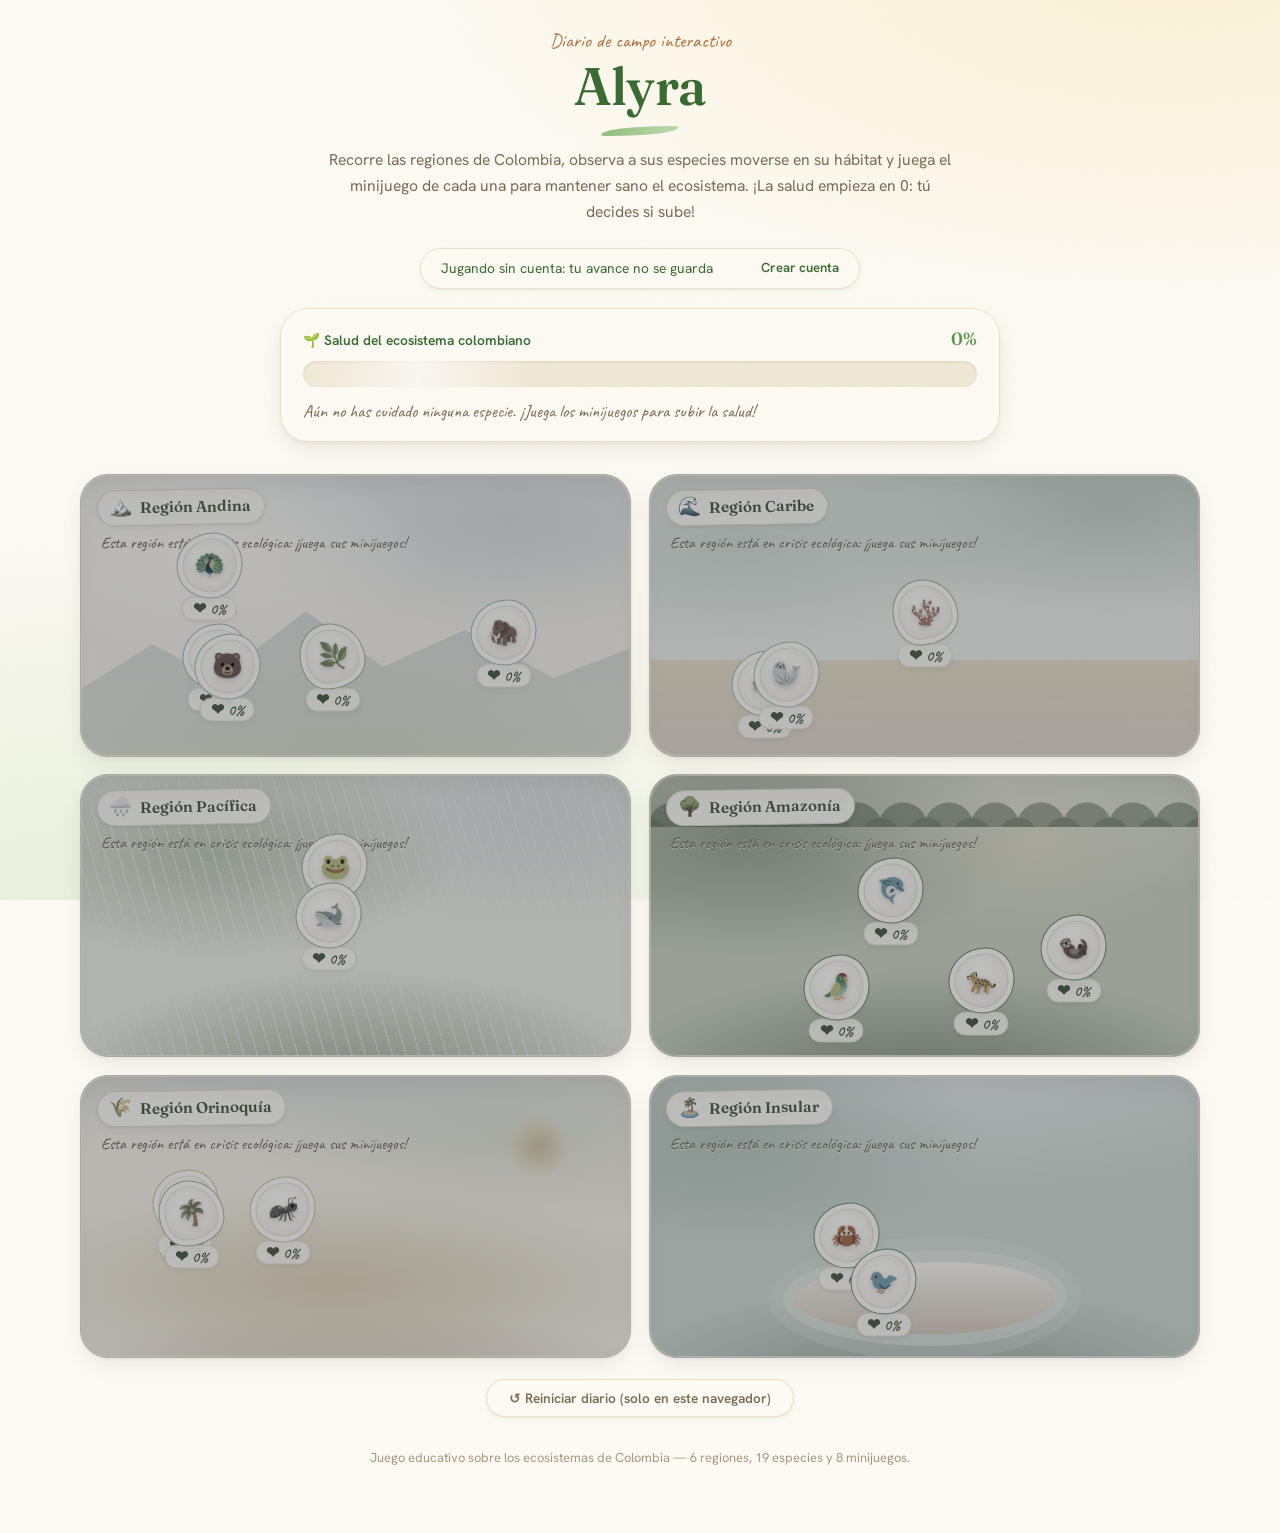
<file: juego/index.html>
<!DOCTYPE html>
<html lang="es">
<head>
<meta charset="UTF-8">
<meta name="viewport" content="width=device-width, initial-scale=1.0">
<title>Alyra — Diario de campo viviente</title>

<!--
  ============================================================================
  index.html — VERSIÓN ESTÁTICA DEL JUEGO (sin PHP ni MySQL)
  ============================================================================
  Es la gemela de index.php. Misma estructura, mismo CSS y mismo script.js;
  lo único que cambia es el "puente" del final: en vez de que PHP inyecte el
  progreso desde MySQL, aquí lo lee el navegador desde localStorage.

  ¿Para qué sirve? Para publicar el juego en un hosting estático
  (Vercel, GitHub Pages) donde no se puede ejecutar PHP.

  index.php sigue en el repositorio y es la versión con base de datos real,
  que es la que corre en un servidor con Apache + MySQL.
  ============================================================================
-->

<!-- Tipografías del diseño -->
<link rel="preconnect" href="https://fonts.googleapis.com">
<link href="https://fonts.googleapis.com/css2?family=Fraunces:ital,opsz,wght@0,9..144,400;0,9..144,500;0,9..144,600;0,9..144,700;1,9..144,500&family=Hanken+Grotesk:wght@400;500;600;700&family=Caveat:wght@400;600;700&display=swap" rel="stylesheet">

<!-- Sistema de diseño compartido con la página principal de Alyra -->
<link rel="stylesheet" href="../herbario.css">
<!-- Todo el CSS vive en style.css (separado del HTML) -->
<link rel="stylesheet" href="style.css">
</head>
<body class="grano">

  <!-- ============================================================
       ENCABEZADO
  ============================================================= -->
  <p class="eyebrow">Diario de campo interactivo</p>
  <h1>Alyra</h1>
  <p class="subtitle">Recorre las regiones de Colombia, observa a sus especies moverse en su hábitat y juega el minijuego de cada una para mantener sano el ecosistema. ¡La salud empieza en 0: tú decides si sube!</p>

  <!-- Barra de sesión: el puente de más abajo decide si empieza visible,
       según si ya hay una cuenta guardada en este navegador. -->
  <div class="sesion-bar" id="sesionBar">
    <span>👤 Jugando como <b id="sesionNombre"></b></span>
    <a href="#" class="logout-link">Cerrar sesión</a>
  </div>

  <!-- Aviso para quien juega sin cuenta (crear una es opcional) -->
  <div class="sesion-bar" id="invitadoBar">
    <span>Jugando sin cuenta: tu avance no se guarda</span>
    <a href="#" class="logout-link" id="abrirRegistro" style="color:var(--forest-deep);">Crear cuenta</a>
  </div>

  <!-- ============================================================
       BARRA DE SALUD GENERAL DEL ECOSISTEMA
       El ancho/porcentaje lo actualiza script.js cada vez que
       cambia la salud de cualquier especie.
  ============================================================= -->
  <div class="vine-wrap">
    <div class="vine-label"><span>🌱 Salud del ecosistema colombiano</span><span id="vinePercent">0%</span></div>
    <div class="vine-track"><div class="vine-fill" id="vineFill"></div></div>
    <p class="vine-msg" id="vineMsg">Aún no has cuidado ninguna especie. ¡Juega los minijuegos para subir la salud!</p>
  </div>

  <!-- Aquí script.js dibuja una sección por cada región y, dentro de
       cada una, los animales y plantas que le pertenecen. -->
  <div class="mapa" id="mapa"></div>

  <button class="reset-btn" id="resetBtn">↺ Reiniciar diario (solo en este navegador)</button>
  <p class="footer-note">Juego educativo sobre los ecosistemas de Colombia — 6 regiones, 19 especies y 8 minijuegos.</p>

  <!-- ============================================================
       VENTANA EMERGENTE: DIARIO DE UNA ESPECIE
       La llena renderJournal() en script.js al tocar una criatura.
  ============================================================= -->
  <div class="overlay" id="overlay">
    <div class="journal">
      <button class="journal-close" id="closeBtn" aria-label="Cerrar">✕</button>
      <div class="journal-head">
        <div class="journal-emoji" id="jEmoji">🦅</div>
        <div>
          <p class="journal-title" id="jName">Nombre</p>
          <p class="journal-region" id="jRegion">Región</p>
          <p class="journal-sub" id="jStatus">Estado</p>
        </div>
      </div>

      <div class="health-bar-wrap">
        <div class="health-bar-track"><div class="health-bar-fill" id="jHealthFill"></div></div>
        <p class="health-num" id="jHealthNum">Salud: 0/100</p>
      </div>

      <div class="tabs">
        <button class="tab-btn active" data-tab="datos">Dato curioso</button>
        <button class="tab-btn" data-tab="cuidado">Cómo cuidarlo</button>
        <button class="tab-btn" data-tab="riesgo">Si desaparece</button>
      </div>
      <div class="tab-panel active" data-panel="datos" id="panelDatos"></div>
      <div class="tab-panel" data-panel="cuidado" id="panelCuidado"></div>
      <div class="tab-panel" data-panel="riesgo" id="panelRiesgo"></div>
      <div id="extinctBanner"></div>
    </div>
  </div>

  <!-- ============================================================
       VENTANA EMERGENTE: MINIJUEGO
       Su contenido lo arma script.js según el tipo de minijuego
       que le toque a la especie activa (son 8 tipos distintos).
  ============================================================= -->
  <div class="overlay" id="gameOverlay">
    <div class="journal game-journal">
      <button class="journal-close" id="gameCloseBtn" aria-label="Cerrar minijuego">✕</button>
      <p class="game-titulo" id="gameTitulo">Minijuego</p>
      <p class="game-instrucciones" id="gameInstrucciones"></p>

      <div class="game-hud">
        <span>⏱️ <b id="gameTiempo">15</b>s</span>
        <span><span id="gameMetricLabel">⭐ Puntos:</span> <b id="gamePuntos">0</b> / <span id="gameMeta">40</span></span>
      </div>

      <div class="game-tablero" id="gameTablero"></div>

      <div class="game-resultado" id="gameResultado"></div>
      <button class="game-btn-empezar" id="gameEmpezarBtn">▶ Empezar</button>
    </div>
  </div>

  <!-- ============================================================
       VENTANA EMERGENTE: CREAR CUENTA DE GUARDIÁN
       En esta versión la cuenta se guarda en el propio navegador.
  ============================================================= -->
  <div class="overlay registro-overlay" id="registroOverlay">
    <div class="journal registro-journal">
      <button type="button" class="journal-close" id="registroCerrar" aria-label="Cerrar">✕</button>
      <p class="registro-emoji">🌎</p>
      <p class="journal-title" style="text-align:center;">Crea tu cuenta de guardián</p>
      <p class="registro-sub">Es opcional: puedes jugar sin cuenta, pero con una cuenta tu progreso se guarda en este navegador para volver otro día a seguir cuidando el ecosistema.</p>

      <form id="registroForm" autocomplete="off">
        <label class="registro-label" for="campoUsuario">Nombre de guardián</label>
        <input class="registro-input" type="text" id="campoUsuario" name="nombre_usuario" minlength="3" maxlength="40" required placeholder="Ej: Guardian_Andino">

        <label class="registro-label" for="campoCorreo">Correo</label>
        <input class="registro-input" type="email" id="campoCorreo" name="correo" required placeholder="tucorreo@ejemplo.com">

        <label class="registro-label" for="campoContrasena">Contraseña</label>
        <input class="registro-input" type="password" id="campoContrasena" name="contrasena" minlength="4" required placeholder="Mínimo 4 caracteres">

        <p class="registro-error" id="registroError"></p>
        <button type="submit" class="registro-submit" id="registroSubmit">Registrarme y empezar a jugar</button>
      </form>
    </div>
  </div>

  <div id="toast"></div>

  <!-- ============================================================
       PUENTE NAVEGADOR -> JAVASCRIPT
       Es el equivalente del puente PHP de index.php, pero leyendo de
       localStorage en vez de MySQL. script.js consume exactamente las
       mismas constantes, así que no necesita saber en qué modo está
       más allá de MODO_ESTATICO.
  ============================================================= -->
  <script>
    // Le avisa a script.js que no hay PHP detrás: debe guardar en el navegador.
    const MODO_ESTATICO = true;

    // ?embed=1 -> el juego se muestra dentro de la página principal de Alyra,
    // que ya tiene su propio título y logo. Esta clase los oculta (ver style.css).
    if (new URLSearchParams(location.search).has('embed')) {
      document.body.classList.add('embed');
    }

    // ---- Cuenta guardada en este navegador (si existe) ----
    let _cuenta = null;
    try { _cuenta = JSON.parse(localStorage.getItem('alyra_guardian') || 'null'); }
    catch (e) { _cuenta = null; }

    const JUGADOR_LOGUEADO = !!(_cuenta && _cuenta.nombre);
    const NOMBRE_JUGADOR   = JUGADOR_LOGUEADO ? _cuenta.nombre : '';

    // ---- Progreso guardado: especie_id => {salud, extinto} ----
    let PROGRESO_INICIAL = {};
    try { PROGRESO_INICIAL = JSON.parse(localStorage.getItem('alyra_progreso') || '{}') || {}; }
    catch (e) { PROGRESO_INICIAL = {}; }

    // Deja las barras de sesión en el estado correcto antes de que corra el juego.
    if (JUGADOR_LOGUEADO) {
      document.getElementById('sesionNombre').textContent = NOMBRE_JUGADOR;
      document.getElementById('sesionBar').classList.add('visible');
    } else {
      document.getElementById('invitadoBar').classList.add('visible');
    }
  </script>

  <!-- Todo el JavaScript del juego vive en script.js (el mismo de index.php) -->
  <script src="script.js"></script>
</body>
</html>
</file>
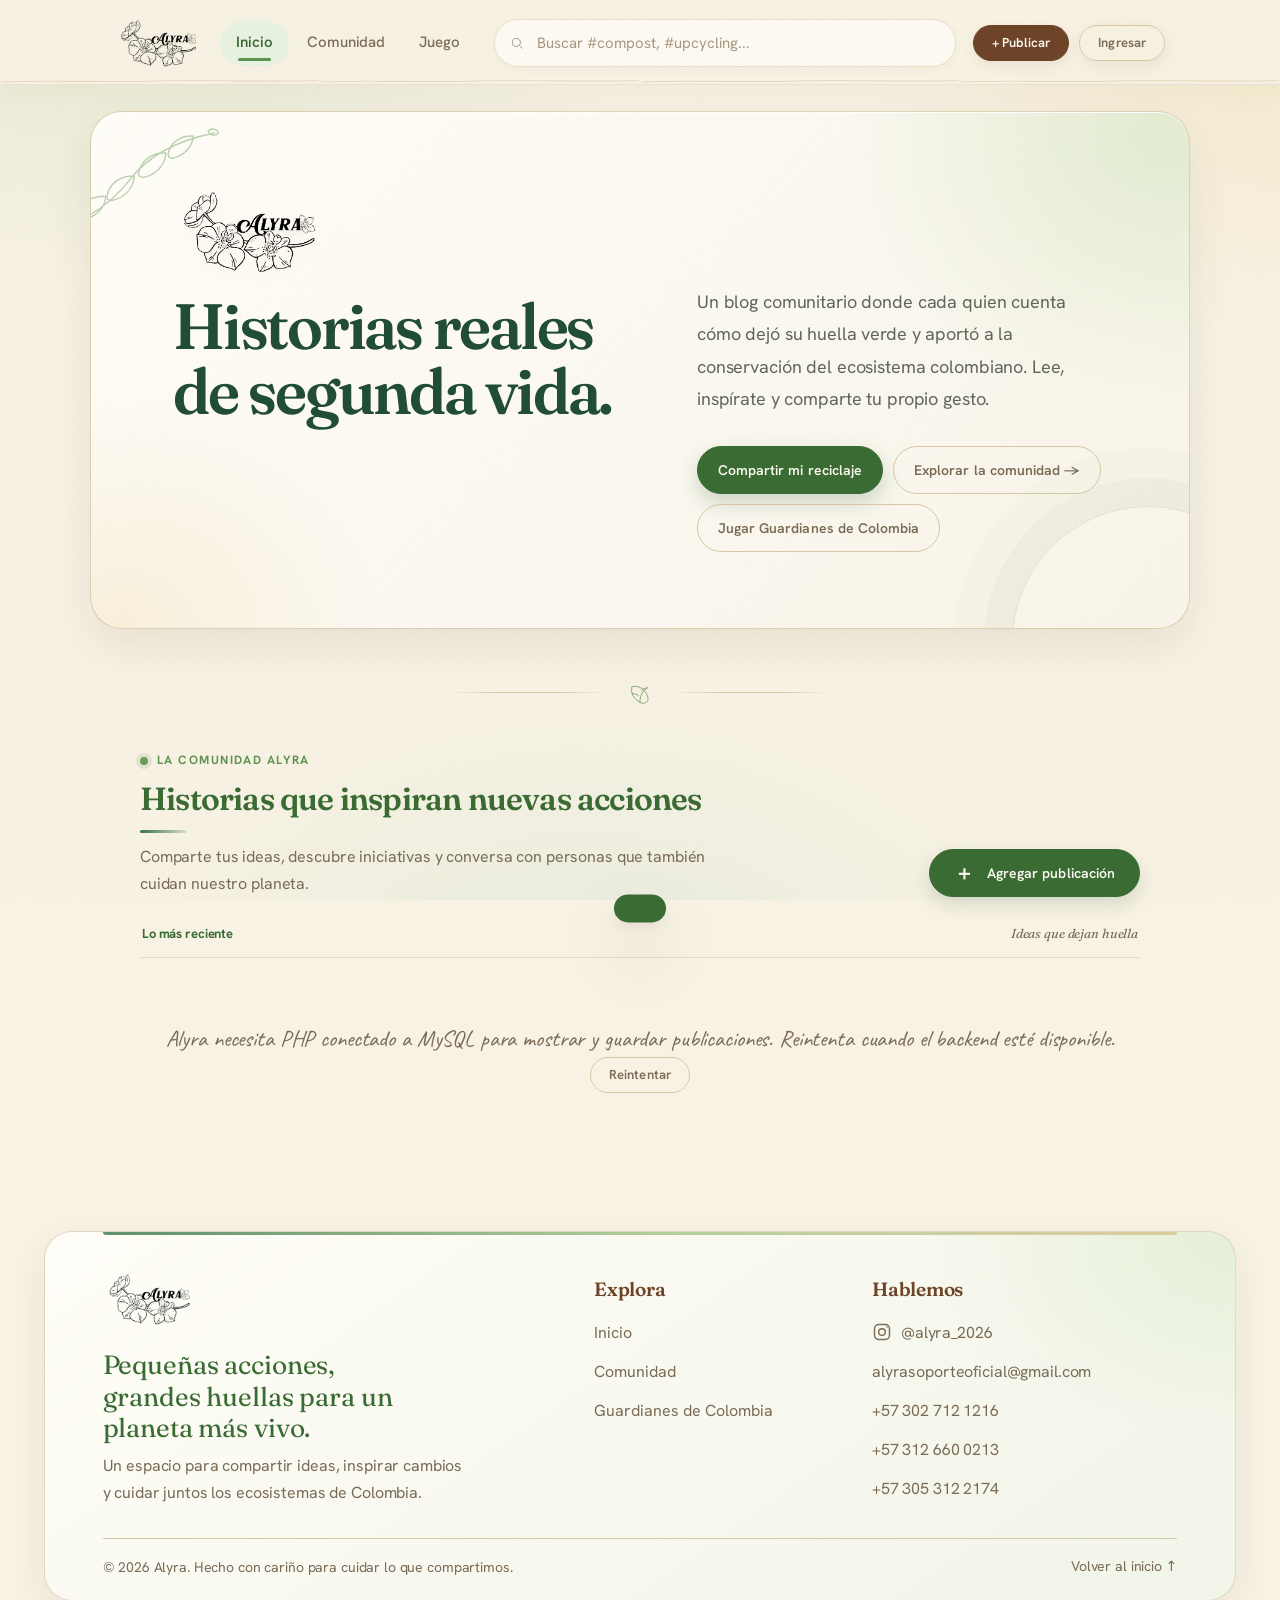
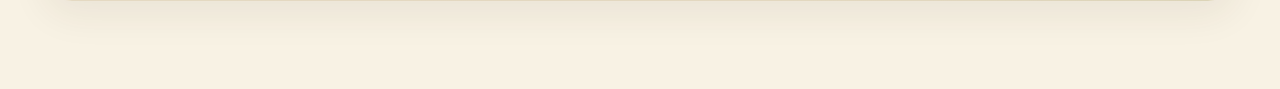
<file: alyra_1.html>
<!DOCTYPE html>
<html lang="es">

<head>
  <meta charset="UTF-8">
  <meta name="viewport" content="width=device-width, initial-scale=1.0">
  <title>Alyra · Recicla, comparte, inspira</title>
  <link rel="icon" type="image/png" id="alyra-favicon">
  <link rel="preconnect" href="https://fonts.googleapis.com">
  <link rel="preconnect" href="https://fonts.gstatic.com" crossorigin>
  <link
    href="https://fonts.googleapis.com/css2?family=Fraunces:ital,opsz,SOFT,WONK,wght@0,9..144,0..100,0..1,300..700;1,9..144,0..100,0..1,300..700&family=Hanken+Grotesk:wght@300..700&family=Caveat:wght@400..700&display=swap"
    rel="stylesheet">
  <link rel="stylesheet" href="herbario.css">
  <link rel="stylesheet" href="alyra.css">
</head>

<body class="grano">

  <!-- ============ AUTH SCREEN ============ -->
  <div id="auth-screen" class="hidden">
    <button class="auth-close" onclick="closeAuth()" aria-label="Cerrar"><svg viewBox="0 0 24 24" aria-hidden="true"><path d="M6 6 18 18M18 6 6 18"/></svg></button>
    <div class="auth-hero">
      <div class="blob blob-1"></div>
      <div class="blob blob-2"></div>
      <div class="blob blob-3"></div>
      <!-- Adorno botánico: ramita dibujada a trazo fino -->
      <svg class="deco deco-rama deco-rama-auth balancea" viewBox="0 0 180 120" aria-hidden="true" focusable="false">
        <g stroke-width="1.3" stroke-linecap="round" stroke-linejoin="round">
          <path d="M6 114C42 106 72 88 92 62 108 41 132 26 172 18" />
          <path d="M42 96c3-12 14-19 27-18-1 12-11 21-23 22-3 0-4-2-4-4Z" />
          <path d="M70 78c2-12 13-20 26-19-1 12-10 21-22 23-3 0-4-2-4-4Z" />
          <path d="M100 56c2-12 13-20 26-19-1 12-10 21-22 23-3 0-4-2-4-4Z" />
          <path d="M128 38c2-11 12-18 24-17-1 11-10 19-20 21-3 0-4-2-4-4Z" />
          <path d="M166 16c4-3 8-2 10 2-3 3-8 3-10-2Z" />
        </g>
      </svg>
      <svg class="rings-deco" viewBox="0 0 400 400">
        <circle cx="200" cy="200" r="180" stroke-width="1" />
        <circle cx="200" cy="200" r="140" stroke-width="1" />
        <circle cx="200" cy="200" r="100" stroke-width="1" />
        <circle cx="200" cy="200" r="60" stroke-width="1" />
      </svg>
      <div>
        <div class="logo-word"><img class="hero-logo js-logo-src" alt="Alyra"></div>
        <h1>Cada gesto<br>deja una huella.</h1>
        <p class="sub">Un lugar para contar cómo reciclaste, reutilizaste o le diste una segunda vida a algo — y ver el
          impacto crecer en comunidad.</p>
      </div>
    </div>

    <div class="auth-form-wrap">
      <div class="auth-card">
        <p class="auth-reason hidden" id="auth-reason"></p>
        <div class="auth-toggle">
          <button id="tab-login" class="active" onclick="switchAuthTab('login')">Ingresar</button>
          <button id="tab-signup" onclick="switchAuthTab('signup')">Registrarme</button>
        </div>

        <div id="login-panel">
          <h2>Bienvenido de nuevo</h2>
          <p class="hint">Ingresa para seguir compartiendo tu huella verde.</p>
          <div class="error-msg" id="login-error"></div>
          <div class="field"><label for="login-email">Correo</label><input id="login-email" type="email"
              placeholder="tu@correo.com"></div>
          <div class="field"><label for="login-pass">Contraseña</label><input id="login-pass" type="password"
              placeholder="••••••••"></div>
          <button class="btn btn-solid auth-submit" onclick="handleLogin()">Ingresar a Alyra</button>
          <div class="auth-switch-line"><span onclick="mostrarRecuperacion()">¿Olvidaste tu contraseña?</span></div>
          <div class="auth-switch-line">¿No tienes cuenta? <span onclick="switchAuthTab('signup')">Regístrate</span>
          </div>
        </div>

        <div id="recovery-panel" class="hidden">
          <h2>Recupera tu cuenta</h2>
          <p class="hint">Si encontramos una cuenta y el correo está configurado, enviaremos un enlace para cambiar la contraseña.</p>
          <div class="error-msg" id="recovery-error"></div>
          <div class="success-msg" id="recovery-success" role="status"></div>
          <div class="field"><label for="recovery-email">Correo de tu cuenta</label><input id="recovery-email" type="email" placeholder="tu@correo.com" autocomplete="email"></div>
          <button class="btn btn-solid auth-submit" id="recovery-submit" onclick="solicitarRecuperacion()">Enviar enlace</button>
          <div class="auth-switch-line"><span onclick="volverLogin()">Volver a ingresar</span></div>
        </div>

        <div id="reset-panel" class="hidden">
          <h2>Nueva contraseña</h2>
          <p class="hint">Elige una contraseña de al menos 6 caracteres.</p>
          <div class="error-msg" id="reset-error"></div>
          <div class="success-msg" id="reset-success" role="status"></div>
          <div class="field"><label for="reset-pass">Nueva contraseña</label><input id="reset-pass" type="password" minlength="6" autocomplete="new-password" placeholder="Mínimo 6 caracteres"></div>
          <button class="btn btn-solid auth-submit" id="reset-submit" onclick="restablecerPassword()">Guardar contraseña</button>
          <div class="auth-switch-line"><span onclick="volverLogin()">Volver a ingresar</span></div>
        </div>

        <div id="signup-panel" class="hidden">
          <h2>Únete a Alyra</h2>
          <p class="hint">Crea tu cuenta y empieza a dejar tu anillo de impacto.</p>
          <div class="error-msg" id="signup-error"></div>
          <div class="field"><label for="su-name">Nombre de usuaria/o</label><input id="su-name" type="text"
              placeholder="Ej. Ana Reyes"></div>
          <div class="field"><label for="su-email">Correo</label><input id="su-email" type="email"
              placeholder="tu@correo.com"></div>
          <div class="field"><label for="su-pass">Contraseña</label><input id="su-pass" type="password"
              placeholder="Mínimo 6 caracteres"></div>
          <button class="btn btn-clay auth-submit" onclick="handleSignup()">Crear mi cuenta</button>
          <div class="auth-switch-line">¿Ya tienes cuenta? <span onclick="switchAuthTab('login')">Ingresa</span></div>
        </div>
        <div class="auth-switch-line"><span onclick="closeAuth()">Seguir explorando sin cuenta</span></div>
      </div>
    </div>
  </div>

  <!-- ============ TOPBAR (ancho completo, pegajosa arriba) ============ -->
  <div id="app-screen">
  <header class="topbar">
    <div class="topbar-inner">
      <div class="brand" onclick="navigateTo('home')">
        <img class="brand-logo js-logo-src" alt="Alyra">
      </div>
      <nav class="main-nav">
        <button class="nav-link active" id="nav-home" onclick="navigateTo('home')">Inicio</button>
        <button class="nav-link" id="nav-community" onclick="navigateTo('community')">Comunidad</button>
        <button class="nav-link" id="nav-game" onclick="navigateTo('game')">Juego</button>
      </nav>
      <div class="search-wrap"><span class="icon"><svg width="14" height="14" viewBox="0 0 24 24" fill="none" stroke="currentColor" stroke-width="3"><circle cx="11" cy="11" r="7"/><line x1="21" y1="21" x2="16.65" y2="16.65"/></svg></span><input type="text"
          placeholder="Buscar #compost, #upcycling..." id="search-input"></div>
      <div class="topbar-actions">
        <button class="btn btn-clay btn-small" onclick="openCompose()">+ Publicar</button>
        <button class="btn btn-ghost btn-small" id="nav-login" onclick="openAuth(null, null, 'login')">Ingresar</button>
        <div class="avatar-menu-wrap hidden" id="account-wrap">
          <button class="avatar-btn" onclick="toggleAvatarMenu()" aria-label="Menú de cuenta">
            <div class="avatar" id="topbar-avatar"></div>
          </button>
          <div id="avatar-menu" class="avatar-menu hidden">
            <button onclick="openOwnProfile(); closeAvatarMenu();">Ver perfil</button>
            <button onclick="navigateTo('settings'); closeAvatarMenu();">Configuración</button>
            <button class="danger" onclick="handleLogout()">Cerrar sesión</button>
          </div>
        </div>
      </div>
    </div>
  </header>

    <!-- ---- INICIO (portada estilo blog) ---- -->
    <div id="home-view">
      <div class="blog-hero reveal">
        <!-- Adornos botánicos: dos ramitas que se dibujan solas al entrar -->
        <svg class="deco deco-rama deco-rama-izq balancea" viewBox="0 0 180 120" aria-hidden="true" focusable="false">
          <g stroke-width="1.3" stroke-linecap="round" stroke-linejoin="round">
            <path d="M6 114C42 106 72 88 92 62 108 41 132 26 172 18" />
            <path d="M42 96c3-12 14-19 27-18-1 12-11 21-23 22-3 0-4-2-4-4Z" />
            <path d="M70 78c2-12 13-20 26-19-1 12-10 21-22 23-3 0-4-2-4-4Z" />
            <path d="M100 56c2-12 13-20 26-19-1 12-10 21-22 23-3 0-4-2-4-4Z" />
            <path d="M128 38c2-11 12-18 24-17-1 11-10 19-20 21-3 0-4-2-4-4Z" />
            <path d="M166 16c4-3 8-2 10 2-3 3-8 3-10-2Z" />
          </g>
        </svg>
        <svg class="deco deco-rama deco-rama-der balancea" viewBox="0 0 180 120" aria-hidden="true" focusable="false">
          <g stroke-width="1.3" stroke-linecap="round" stroke-linejoin="round">
            <path d="M6 114C42 106 72 88 92 62 108 41 132 26 172 18" />
            <path d="M42 96c3-12 14-19 27-18-1 12-11 21-23 22-3 0-4-2-4-4Z" />
            <path d="M70 78c2-12 13-20 26-19-1 12-10 21-22 23-3 0-4-2-4-4Z" />
            <path d="M100 56c2-12 13-20 26-19-1 12-10 21-22 23-3 0-4-2-4-4Z" />
            <path d="M128 38c2-11 12-18 24-17-1 11-10 19-20 21-3 0-4-2-4-4Z" />
          </g>
        </svg>
        <img class="blog-hero-logo js-logo-src" alt="Alyra">
        <h1>Historias reales<br>de segunda vida.</h1>
        <p class="blog-hero-sub">Un blog comunitario donde cada quien cuenta cómo dejó su huella verde y aportó a la conservación del ecosistema colombiano. Lee, inspírate y comparte tu propio gesto.</p>
        <div class="blog-hero-actions">
          <button class="btn btn-solid" onclick="openCompose()">Compartir mi reciclaje</button>
          <button class="btn btn-ghost" onclick="navigateTo('community')">Explorar la comunidad →</button>
          <button class="btn btn-ghost" onclick="navigateTo('game')">Jugar Guardianes de Colombia</button>
        </div>
      </div>

      <!-- Separador de sección: dos reglas finas y una hoja dibujada -->
      <div class="separador-botanico reveal" aria-hidden="true">
        <span class="linea-fina"></span>
        <svg class="deco deco-hoja flota" viewBox="0 0 48 36" focusable="false">
          <g stroke-width="1.3" stroke-linecap="round" stroke-linejoin="round">
            <path d="M24 34c-10-5-15-14-13-25 12-2 21 4 25 15 2 6 0 10-4 11-3 1-6 1-8-1Z" />
            <path d="M24 34c0-10 3-17 11-23" />
            <path d="M22 24c-3-3-7-4-11-4" />
            <path d="M26 15c3-3 7-4 11-4" />
          </g>
        </svg>
        <span class="linea-fina"></span>
      </div>

      <section class="blog-latest community-preview reveal" aria-labelledby="community-preview-title">
        <div class="community-preview-heading">
          <div class="community-preview-copy">
            <p class="community-kicker"><span class="community-live-dot" aria-hidden="true"></span> La comunidad Alyra</p>
            <h2 id="community-preview-title">Historias que inspiran nuevas acciones</h2>
            <p>Comparte tus ideas, descubre iniciativas y conversa con personas que también cuidan nuestro planeta.</p>
          </div>
          <button class="btn btn-solid community-compose" type="button" onclick="openCompose()">
            <span aria-hidden="true">＋</span> Agregar publicación
          </button>
        </div>
        <div class="community-feed-label"><span>Lo más reciente</span><span>Ideas que dejan huella</span></div>
        <div id="blog-latest-list" class="community-preview-list" aria-live="polite"></div>
      </section>
    </div>

    <!-- ---- COMUNIDAD (la red social, ahora una sección) ---- -->
    <div id="community-view" class="hidden">

      <div class="controls-row">
        <div class="view-toggle">
          <button id="tab-feed" class="active" onclick="switchView('feed')">Diario</button>
          <button id="tab-grid" onclick="switchView('grid')">Galería</button>
        </div>
        <div style="font-size:12.5px;color:var(--corteza-soft);">Ordenado por: <b
            style="color:var(--musgo-900)">Recientes</b> · <b id="hero-member-count"
            style="color:var(--musgo-900)">0</b> guardianes en Alyra</div>
      </div>

      <div class="layout">
        <div>
          <div id="feed-view"></div>
          <div id="grid-view" class="hidden"></div>
        </div>

        <div class="sidebar">
          <div class="side-card profile-card" id="profile-card"></div>

          <div class="side-card">
            <h3>Temas para explorar</h3>
            <div class="topic-pill-list" id="topic-pill-list"></div>
          </div>

          <div class="side-card">
            <h3>Cuentas que inspiran</h3>
            <div id="suggested-list"></div>
          </div>
        </div>
      </div>
    </div>

    <!-- ---- PROFILE (estilo blog de Tumblr) ---- -->
    <div id="profile-view" class="hidden">
      <button id="profile-back-button" class="btn btn-ghost btn-small back-btn" onclick="backFromProfile()">← Volver al inicio</button>
      <div class="profile-cover" id="profile-cover">
        <div class="profile-cover-avatar" id="profile-cover-avatar"></div>
      </div>
      <div class="profile-info-block">
        <h2 id="profile-name-big"></h2>
        <div class="hint" id="profile-handle-big"></div>
        <p class="profile-bio" id="profile-bio-big"></p>
        <div class="profile-stats-row escalona" id="profile-stats-row"></div>
        <button id="profile-edit-button" class="btn btn-solid btn-small" onclick="navigateTo('settings')">Editar perfil</button>
      </div>
      <div class="profile-tabs">
        <button id="ptab-posts" class="active" onclick="switchProfileTab('posts')">Publicaciones</button>
        <button id="ptab-liked" onclick="switchProfileTab('liked')">Con impacto dado</button>
      </div>
      <div id="profile-grid" class="profile-grid"></div>
    </div>
    

    <!-- ---- JUEGO: Guardianes de Colombia (carpeta /juego, PHP + MySQL) ---- -->
    <div id="game-view" class="hidden">
      <div class="game-intro reveal">
        <p class="game-kicker">
          <svg class="deco deco-brote" viewBox="0 0 34 44" aria-hidden="true" focusable="false">
            <g stroke-width="1.6" stroke-linecap="round" stroke-linejoin="round">
              <path d="M17 42V18" />
              <path d="M17 24c-7 1-12-3-13-11 8-2 14 2 16 9" />
              <path d="M17 18c1-8 7-13 15-13 0 8-6 14-14 15" />
            </g>
          </svg>
          Diario de campo interactivo
        </p>
        <h2>Guardianes de Colombia</h2>
        <p>Recorre las regiones del país, abre el diario de cada especie y juega su minijuego para subir la salud del
          ecosistema. Todo empieza en 0 y tu avance queda guardado en tu cuenta de guardián.</p>

        <div class="game-stats" id="game-stats">
          <div class="game-stat"><span class="n">6</span><span class="l">Regiones</span></div>
          <div class="game-stat"><span class="n">19</span><span class="l">Especies</span></div>
          <div class="game-stat"><span class="n">8</span><span class="l">Minijuegos</span></div>
        </div>

        <div class="game-region-strip" id="game-region-strip">
          <span class="region-chip"><svg class="chip-ic" viewBox="0 0 24 24" aria-hidden="true" focusable="false"><path d="M2 19 9 8l4.3 6.3L16.6 10 22 19Z"/></svg>Andina</span>
          <span class="region-chip"><svg class="chip-ic" viewBox="0 0 24 24" aria-hidden="true" focusable="false"><path d="M1.5 9.5c2.3-2.6 4.5-2.6 6.8 0s4.5 2.6 6.8 0 4.5-2.6 6.8 0"/><path d="M1.5 14c2.3-2.6 4.5-2.6 6.8 0s4.5 2.6 6.8 0 4.5-2.6 6.8 0"/><path d="M1.5 18.5c2.3-2.6 4.5-2.6 6.8 0s4.5 2.6 6.8 0 4.5-2.6 6.8 0"/></svg>Caribe</span>
          <span class="region-chip"><svg class="chip-ic" viewBox="0 0 24 24" aria-hidden="true" focusable="false"><path d="M6.5 13.5c-2.2 0-3.5-1.6-3.5-3.4S4.4 6.8 6.4 6.8c.5-2.4 2.5-3.9 4.9-3.9 2.6 0 4.6 1.8 5 4.3 1.9.2 3.2 1.6 3.2 3.3 0 1.8-1.5 3-3.4 3Z"/><path d="M8.5 16.5 7.5 20"/><path d="M12.5 16.5 11.5 20"/><path d="M16.5 16.5 15.5 20"/></svg>Pacífica</span>
          <span class="region-chip"><svg class="chip-ic" viewBox="0 0 24 24" aria-hidden="true" focusable="false"><path d="M12 21v-5"/><path d="M12 16c-3.7 0-6.6-3-6.6-6.7S8.3 3 12 3s6.6 2.6 6.6 6.3S15.7 16 12 16Z"/></svg>Amazonía</span>
          <span class="region-chip"><svg class="chip-ic" viewBox="0 0 24 24" aria-hidden="true" focusable="false"><path d="M12 21V6"/><path d="M12 14c-3 0-4.8-1.9-5-4.9 3 .2 4.8 2 5 4.9Z"/><path d="M12 14c3 0 4.8-1.9 5-4.9-3 .2-4.8 2-5 4.9Z"/><path d="M12 8.5c0-2.6 1.3-4.3 3.6-5 .1 2.7-1.3 4.4-3.6 5Z"/></svg>Orinoquía</span>
          <span class="region-chip"><svg class="chip-ic" viewBox="0 0 24 24" aria-hidden="true" focusable="false"><path d="M2.5 20.5c3.5-2.2 15.5-2.2 19 0"/><path d="M12 20V11"/><path d="M12 11C9.6 8 6.6 7.6 4.2 9.6 5.8 6.2 9.7 6.6 12 11Z"/><path d="M12 11c2.4-3 5.4-3.4 7.8-1.4C18.2 6.2 14.3 6.6 12 11Z"/></svg>Insular</span>
        </div>

        <p class="hint">Puedes jugar sin cuenta; para guardar tu avance en MySQL, inicia sesión o crea tu cuenta de guardián. El juego se conecta al backend de Alyra cuando el servicio está disponible.</p>
        <a class="game-newtab" href="/api/index.php?handler=juego/index.php" target="_blank" rel="noopener">↗ Abrir en una pestaña aparte</a>
      </div>
      <div class="game-status hidden" id="game-status"></div>
      <div class="game-frame reveal">
        <div class="game-frame-tab">
          <svg class="deco deco-brote" viewBox="0 0 34 44" aria-hidden="true" focusable="false">
            <g stroke-width="1.6" stroke-linecap="round" stroke-linejoin="round">
              <path d="M17 42V18" />
              <path d="M17 24c-7 1-12-3-13-11 8-2 14 2 16 9" />
              <path d="M17 18c1-8 7-13 15-13 0 8-6 14-14 15" />
            </g>
          </svg>
          <span>Cuaderno de campo · Guardianes de Colombia</span>
        </div>
        <iframe id="game-frame" title="Guardianes de Colombia" data-src="/api/index.php?handler=juego/index.php&amp;embed=1"></iframe>
      </div>
    </div>

    <!-- ---- SETTINGS ---- -->
    <div id="settings-view" class="hidden">
      <button class="btn btn-ghost btn-small back-btn" onclick="openOwnProfile()">← Volver al perfil</button>
      <h2 style="margin:0 0 20px;">Configuración</h2>
      <div class="settings-grid">
        <div class="side-card">
          <h3>Perfil</h3>
          <div class="field"><label for="set-name">Nombre</label><input id="set-name"></div>
          <div class="field"><label for="set-handle">Usuario</label><input id="set-handle"></div>
          <div class="field"><label for="set-bio">Biografía</label><textarea id="set-bio" rows="3"
              placeholder="Cuenta qué te trajo a Alyra..."></textarea></div>
          <button class="btn btn-solid btn-small" onclick="saveProfileSettings()">Guardar cambios</button>
        </div>

        <div class="side-card profile-photo-settings">
          <h3>Foto de perfil</h3>
          <p class="hint">Elige una imagen para que las demás personas te reconozcan en Alyra.</p>
          <div class="profile-photo-editor">
            <div id="profile-photo-preview" class="profile-photo-preview" aria-label="Vista previa de tu foto"></div>
            <div class="profile-photo-controls">
              <label class="btn btn-ghost btn-small" for="profile-photo-input">Cambiar foto</label>
              <button class="btn btn-ghost btn-small" id="remove-profile-photo" type="button" onclick="removeProfilePhoto()">Quitar foto</button>
              <input id="profile-photo-input" class="hidden" type="file" accept="image/jpeg,image/png,image/webp,image/gif" onchange="handleAvatarSelect(event)">
              <p class="profile-photo-hint">JPG, PNG, WEBP o GIF · máximo 5 MB</p>
            </div>
          </div>
          <p id="profile-photo-note" class="profile-photo-note" role="status"></p>
          <button class="btn btn-solid btn-small" id="save-profile-photo" type="button" onclick="saveProfilePhoto()">Guardar foto</button>
        </div>

        <div class="side-card">
          <h3>Apariencia de tu blog</h3>
          <p class="hint" style="display:block;margin-bottom:12px;">Elige el color que identifica tu portada y avatar.
          </p>
          <div class="accent-swatches" id="accent-swatches"></div>
        </div>

        <div class="side-card">
          <h3>Cuenta</h3>
          <div class="field"><label for="set-email">Correo</label><input id="set-email" disabled></div>
          <div class="field"><label for="set-pass-actual">Contraseña actual</label><input type="password"
              id="set-pass-actual" autocomplete="current-password" placeholder="••••••••"></div>
          <div class="field"><label for="set-pass">Nueva contraseña</label><input type="password" id="set-pass"
              autocomplete="new-password" placeholder="Mínimo 6 caracteres"></div>
          <button class="btn btn-ghost btn-small" onclick="saveAccountSettings()">Actualizar contraseña</button>
        </div>

        <div class="side-card">
          <h3>Notificaciones</h3>
          <div class="toggle-row"><span>Nuevas reacciones a mis publicaciones</span><label class="switch"><input
                type="checkbox" checked><span class="slider"></span></label></div>
          <div class="toggle-row"><span>Nuevos seguidores</span><label class="switch"><input type="checkbox"
                checked><span class="slider"></span></label></div>
          <div class="toggle-row"><span>Resumen semanal de impacto</span><label class="switch"><input
                type="checkbox"><span class="slider"></span></label></div>
        </div>

        <div class="side-card">
          <h3>Privacidad</h3>
          <div class="toggle-row"><span>Perfil privado (no apareces en las sugerencias de la comunidad; tus publicaciones siguen siendo públicas)</span><label
              class="switch"><input type="checkbox" id="set-private"><span class="slider"></span></label></div>
        </div>

        <div class="side-card" style="border-color:var(--terracota-500);">
          <h3 style="color:var(--terracota-700);">Zona de riesgo</h3>
          <p class="hint" style="display:block;margin-bottom:12px;">Esta acción no se puede deshacer.</p>
          <button class="btn btn-small" style="border-color:var(--terracota-700); color:var(--terracota-700);"
            onclick="deleteAccount()">Eliminar cuenta</button>
        </div>
      </div>
    </div>

    <footer class="site-footer">
      <div class="footer-main">
        <section class="footer-brand" aria-label="Acerca de Alyra">
          <a class="footer-brand-link" href="#inicio" onclick="navigateTo('home'); return false;" aria-label="Alyra, ir al inicio">
            <img class="footer-logo js-logo-src" alt="">
          </a>
          <p class="footer-tagline">Pequeñas acciones, grandes huellas para un planeta más vivo.</p>
          <p class="footer-description">Un espacio para compartir ideas, inspirar cambios y cuidar juntos los ecosistemas de Colombia.</p>
        </section>

        <nav class="footer-links" aria-label="Explora Alyra">
          <h2>Explora</h2>
          <button type="button" onclick="navigateTo('home')">Inicio</button>
          <button type="button" onclick="navigateTo('community')">Comunidad</button>
          <button type="button" onclick="navigateTo('game')">Guardianes de Colombia</button>
        </nav>

        <section class="footer-contact" aria-label="Contacto">
          <h2>Hablemos</h2>
          <a class="footer-social" href="https://www.instagram.com/alyra_2026/" target="_blank" rel="noopener noreferrer" aria-label="Visita Alyra en Instagram (se abre en una nueva pestaña)">
            <svg viewBox="0 0 24 24" aria-hidden="true" focusable="false"><rect x="3" y="3" width="18" height="18" rx="5"/><circle cx="12" cy="12" r="4"/><circle class="instagram-dot" cx="18" cy="6" r="1"/></svg>
            <span>@alyra_2026</span>
          </a>
          <a href="mailto:alyrasoporteoficial@gmail.com">alyrasoporteoficial@gmail.com</a>
          <a href="tel:+573027121216">+57 302 712 1216</a>
          <a href="tel:+573126600213">+57 312 660 0213</a>
          <a href="tel:+573053122174">+57 305 312 2174</a>
        </section>
      </div>

      <div class="footer-bottom">
        <span>© 2026 Alyra. Hecho con cariño para cuidar lo que compartimos.</span>
        <a href="#inicio" onclick="navigateTo('home'); return false;">Volver al inicio ↑</a>
      </div>
    </footer>
  </div>

  <!-- compose modal -->
  <div id="compose-modal" class="modal-overlay hidden">
    <div class="modal-box">
      <div class="modal-head">
        <h2>Comparte tu reciclaje</h2>
        <button class="close-x" onclick="closeCompose()" aria-label="Cerrar"><svg viewBox="0 0 24 24" aria-hidden="true"><path d="M6 6 18 18M18 6 6 18"/></svg></button>
      </div>

      <div class="compose-tabs escalona">
        <button class="ctab active" id="ctab-emoji" onclick="switchComposeTab('emoji')">Emoji temático</button>
        <button class="ctab" id="ctab-upload" onclick="switchComposeTab('upload')">Foto o video</button>
      </div>

      <div id="emoji-panel" class="media-picker"></div>

      <div id="upload-panel" class="hidden">
        <label class="upload-drop" for="file-input">
          <span id="upload-placeholder"><svg width="20" height="20" viewBox="0 0 24 24" aria-hidden="true" focusable="false"><rect x="3" y="5" width="18" height="14" rx="3"/><circle cx="8.5" cy="10" r="1.6"/><path d="m4 17 4.8-4.5a2 2 0 0 1 2.7 0L15 16"/><path d="m13.5 14.5 2-1.8a2 2 0 0 1 2.7 0L21 15.5"/></svg>Toca para elegir una foto o video de tu dispositivo</span>
          <div id="upload-preview" class="hidden"></div>
        </label>
        <input type="file" id="file-input" accept="image/*,video/*" class="hidden" onchange="handleFileSelect(event)">
      </div>

      <div class="field">
        <label for="compose-text">Cuenta qué hiciste</label>
        <textarea id="compose-text" rows="4" maxlength="2000"
          placeholder="Ej: le di una segunda vida a estas botellas convirtiéndolas en macetas para mi balcón..."></textarea>
      </div>
      <div class="field">
        <label for="compose-tags">Etiquetas (separadas por coma)</label>
        <input id="compose-tags" type="text" placeholder="upcycling, plastico, jardin">
      </div>
      <button class="btn btn-clay auth-submit" onclick="submitPost()">Publicar</button>
    </div>
  </div>

  <div id="toast"></div>


  <script>/* ============================================================
ESTADO DE LA APLICACIÓN
------------------------------------------------------------
La interfaz mantiene estado temporal en JavaScript, pero las cuentas,
publicaciones, comentarios y reacciones persistentes vienen de la API PHP
conectada a MySQL. Sin ese backend, Alyra muestra un error y no guarda localmente.
============================================================ */
    var RAMPS = ["musgo", "terracota", "mostaza", "agua", "rosa", "cielo"];
    /* ============================================================
    CONECTAR CON BASE DE DATOS: TABLA `usuarios`
    ------------------------------------------------------------
    Columnas sugeridas:
    id INT PK, nombre VARCHAR, correo VARCHAR UNIQUE,
    contrasena_hash VARCHAR, usuario VARCHAR UNIQUE (el @handle),
    bio TEXT, color_acento VARCHAR(10), es_privado TINYINT(1),
    creado_en DATETIME
    Reemplaza este arreglo `users` por peticiones fetch() a:
    GET  /api/usuarios.php?correo=...   (verificar existencia)
    POST /api/registro.php              (INSERT con password_hash())
    POST /api/login.php                 (SELECT + password_verify())
    ============================================================ */
    var users = [];
    var currentUser = null;
    var currentView = "feed";
    var currentRoute = "home";
    var currentProfileTab = "posts";
    var profileUser = null;
    var profilePosts = null;
    var profilePrivado = false;
    var profileLoading = false;
    var profileLoadError = "";
    var profileReturnRoute = "home";
    var profileRequestId = 0;
    var avatarPendiente = null;
    var avatarPreviewUrl = null;
    var quitarAvatarPendiente = false;
    /* ============================================================
    CONECTAR CON BASE DE DATOS: contador de miembros en tiempo real
    ------------------------------------------------------------
    Hoy `memberCount` solo sube cuando alguien se registra en ESTE
    navegador. Para que sea real entre todas las personas conectadas:
    1) Al registrar, el backend hace: INSERT INTO usuarios (...)
    2) Un endpoint GET /api/miembros_total.php ejecuta:
    SELECT COUNT(*) AS total FROM usuarios;
    3) Aquí se reemplaza este número fijo por polling periódico
    (setInterval cada 15-30s pidiendo ese endpoint) o por una
    conexión en tiempo real (WebSocket / Server-Sent Events)
    que emita el nuevo total cada vez que alguien se registra.
    ============================================================ */
    var memberCount = 0;
    function renderMemberCount() {
      var el = document.getElementById("hero-member-count");
      if (el) el.textContent = memberCount;
    }
    function rampFor(str) {
      var s = 0; for (var i = 0; i < str.length; i++) { s += str.charCodeAt(i); }
      return RAMPS[s % RAMPS.length];
    }
    function initials(name) {
      var partes = String(name || "").trim().split(/\s+/);
      var primera = partes[0] ? partes[0][0] : "?";
      var segunda = partes[1] ? partes[1][0] : "";
      return (primera + segunda).toUpperCase();
    }
    function avatarContent(user) {
      var photo = srcSeguro(user && user.avatar);
      return photo
        ? '<img class="avatar-photo" src="' + esc(photo) + '" alt="" loading="lazy">'
        : esc(initials(user && user.name));
    }
    function colorFor(seedOrUser) {
      if (typeof seedOrUser === "object" && seedOrUser.accent) {
        return "var(--" + seedOrUser.accent + "-500)";
      }
      return "var(--" + rampFor(String(seedOrUser)) + "-500)";
    }
    var mediaEmojis = ["🪴", "♻️", "🍃", "🧵", "🥫", "🌿", "📦", "🍶", "🪵", "🌍"];
    /* ============================================================
    CONECTAR CON BASE DE DATOS: TABLA `publicaciones`
    ------------------------------------------------------------
    Columnas sugeridas:
    id INT PK, usuario_id INT FK -> usuarios.id, texto TEXT,
    tipo_media ENUM('ninguno','emoji','imagen','video'),
    valor_media VARCHAR (emoji o URL del archivo subido),
    impacto INT DEFAULT 0, comentarios INT DEFAULT 0,
    reblogs INT DEFAULT 0, creado_en DATETIME
    Etiquetas en tabla aparte `publicaciones_etiquetas`
    (publicacion_id, etiqueta) para poder buscarlas por #tag.
    Reemplaza el arreglo `posts` por:
    GET /api/publicaciones.php -> SELECT ... ORDER BY creado_en DESC
    ============================================================ */
    var posts = [];
    var suggested = [];
    var comentariosCache = Object.create(null);
    var comentariosCargando = Object.create(null);
    /* ============================================================
    BACKEND OBLIGATORIO (PHP + MySQL)
    ------------------------------------------------------------
    Alyra necesita el backend PHP + MySQL para cargar y guardar datos. Si no
    está disponible, se informa el error y no se simula una escritura local.
    ============================================================ */
    var MODO_API = true;
    var backendError = "";
    var CLAVE_POSTS = "alyra_posts_local";   // copia local del diario (modo estático)
    var archivoPendiente = null;              // archivo elegido en el compose, aún sin subir
    var filtroBusqueda = "";                  // texto del buscador del topbar

    /* Escapa texto antes de meterlo en el HTML: con backend real las
       publicaciones vienen de otras personas, y un texto con <script> debe
       mostrarse como texto, nunca ejecutarse. */
    function esc(valor) {
      return String(valor == null ? "" : valor)
        .replace(/&/g, "&amp;")
        .replace(/</g, "&lt;")
        .replace(/>/g, "&gt;")
        .replace(/"/g, "&quot;")
        .replace(/'/g, "&#39;");
    }

    /* apiFetch: trae JSON y lo devuelve listo. Si el servidor contesta con
       algo que no es JSON (hosting estático) o con un error HTTP, lanza una
       excepción cuyo .message ya sirve para mostrar en pantalla. */
    function apiFetch(ruta, opciones) {
      return fetch(ruta, Object.assign({ credentials: "same-origin" }, opciones || {}))
        .then(function (r) {
          return r.text().then(function (txt) {
            var data = null;
            try { data = txt ? JSON.parse(txt) : null; } catch (e) { data = null; }
            if (!data) {
              var err = new Error("El servidor no respondió con datos (¿está instalado el backend PHP?).");
              err.sinBackend = true;
              throw err;
            }
            if (!r.ok) {
              var fallo = new Error(data.error || data.mensaje || "No se pudo completar la operación.");
              fallo.datos = data;
              throw fallo;
            }
            return data;
          });
        });
    }
    function apiPost(ruta, cuerpo) {
      return apiFetch(ruta, {
        method: "POST",
        headers: { "Content-Type": "application/json" },
        body: JSON.stringify(cuerpo || {})
      });
    }

    /* ---- Diario local (solo modo estático): no se pierde al recargar ---- */
    function cargarPublicacionesLocal() {
      try {
        var crudo = JSON.parse(localStorage.getItem(CLAVE_POSTS) || "[]");
        posts = (crudo || []).filter(function (p) {
          // Las fotos subidas usan un blob: que vive solo en la pestaña que lo creó.
          return !(p.mediaSrc && String(p.mediaSrc).indexOf("blob:") === 0);
        });
      } catch (e) { posts = []; }
    }
    function guardarPublicacionesLocal() {
      if (MODO_API) return;
      try {
        var conservables = posts.filter(function (p) {
          return !(p.mediaSrc && String(p.mediaSrc).indexOf("blob:") === 0);
        });
        localStorage.setItem(CLAVE_POSTS, JSON.stringify(conservables));
      } catch (e) { /* sin localStorage el diario vive en memoria */ }
    }
    /* ---------------- auth ---------------- */
    function switchAuthTab(tab) {
      document.getElementById("tab-login").classList.toggle("active", tab === "login");
      document.getElementById("tab-signup").classList.toggle("active", tab === "signup");
      document.getElementById("login-panel").classList.toggle("hidden", tab !== "login");
      document.getElementById("signup-panel").classList.toggle("hidden", tab !== "signup");
      document.getElementById("recovery-panel").classList.add("hidden");
      document.getElementById("reset-panel").classList.add("hidden");
      document.getElementById("login-error").style.display = "none";
      document.getElementById("signup-error").style.display = "none";
    }
    function showError(id, msg) {
      var el = document.getElementById(id);
      el.textContent = msg;
      el.style.display = "block";
    }
    function mostrarRecuperacion() {
      document.getElementById("login-panel").classList.add("hidden");
      document.getElementById("signup-panel").classList.add("hidden");
      document.getElementById("recovery-panel").classList.remove("hidden");
      document.getElementById("reset-panel").classList.add("hidden");
      document.getElementById("tab-login").classList.add("active");
      document.getElementById("tab-signup").classList.remove("active");
      var email = document.getElementById("login-email").value.trim();
      if (email) document.getElementById("recovery-email").value = email;
    }
    function volverLogin() {
      switchAuthTab("login");
      document.getElementById("recovery-success").style.display = "none";
      document.getElementById("reset-success").style.display = "none";
      var url = new URL(window.location.href);
      url.searchParams.delete("restablecer");
      window.history.replaceState({}, "", url.pathname + url.search + url.hash);
    }
    function solicitarRecuperacion() {
      var correo = document.getElementById("recovery-email").value.trim().toLowerCase();
      if (!correo) { showError("recovery-error", "Escribe el correo de tu cuenta."); return; }
      var boton = document.getElementById("recovery-submit");
      boton.disabled = true;
      apiPost("api/solicitar_recuperacion.php", { correo: correo })
        .then(function (d) {
          var aviso = document.getElementById("recovery-success");
          aviso.textContent = d.mensaje || "Si el correo corresponde a una cuenta, enviaremos un enlace.";
          aviso.style.display = "block";
          document.getElementById("recovery-error").style.display = "none";
        })
        .catch(function (e) { showError("recovery-error", e.message); })
        .then(function () { boton.disabled = false; });
    }
    function restablecerPassword() {
      var token = new URL(window.location.href).searchParams.get("restablecer") || "";
      var pass = document.getElementById("reset-pass").value;
      if (pass.length < 6) { showError("reset-error", "La contraseña debe tener al menos 6 caracteres."); return; }
      var boton = document.getElementById("reset-submit");
      boton.disabled = true;
      apiPost("api/restablecer_password.php", { token: token, contrasena: pass })
        .then(function (d) {
          document.getElementById("reset-success").textContent = d.mensaje || "Contraseña actualizada.";
          document.getElementById("reset-success").style.display = "block";
          document.getElementById("reset-error").style.display = "none";
          document.getElementById("reset-pass").value = "";
        })
        .catch(function (e) { showError("reset-error", e.message); })
        .then(function () { boton.disabled = false; });
    }
    /* Inicio de sesión.
       · Con backend: POST api/login.php — la base de datos valida con
         password_verify() y el servidor devuelve la cookie de sesión.
       · Sin backend: se compara contra el arreglo local (demostración). */
    function handleLogin() {
      var email = document.getElementById("login-email").value.trim().toLowerCase();
      var pass = document.getElementById("login-pass").value;
      if (!email || !pass) { showError("login-error", "Ingresa tu correo y contraseña."); return; }

      if (!MODO_API) {
        var found = users.find(function (u) { return u.email.toLowerCase() === email && u.pass === pass; });
        if (!found) { showError("login-error", "Correo o contraseña incorrectos."); return; }
        currentUser = found;
        enterApp();
        return;
      }

      apiPost("api/login.php", { correo: email, contrasena: pass })
        .then(function (d) {
          currentUser = d.usuario;
          enterApp();
          showToast(d.mensaje || "¡Bienvenida de nuevo!");
        })
        .catch(function (e) { showError("login-error", e.message); });
    }
    /* Registro de cuenta.
       · Con backend: POST api/registro.php crea la fila en `usuarios` con
         password_hash() y abre la sesión (la misma sirve para el juego).
       · Sin backend: cuenta solo en este navegador. */
    function handleSignup() {
      var name = document.getElementById("su-name").value.trim();
      var email = document.getElementById("su-email").value.trim().toLowerCase();
      var pass = document.getElementById("su-pass").value;
      if (!name || !email || !pass) { showError("signup-error", "Completa todos los campos."); return; }
      if (pass.length < 6) { showError("signup-error", "La contraseña debe tener al menos 6 caracteres."); return; }

      if (!MODO_API) {
        if (users.some(function (u) { return u.email.toLowerCase() === email; })) {
          showError("signup-error", "Ya existe una cuenta con ese correo."); return;
        }
        var handle = "@" + name.trim().split(" ")[0].toLowerCase().replace(/[^a-z0-9_.-]/g, "");
        var newUser = { id: "u" + Date.now(), name: name, email: email, pass: pass, handle: handle, bio: "", accent: RAMPS[users.length % RAMPS.length], isPrivate: false };
        users.push(newUser);
        memberCount++;
        renderMemberCount();
        currentUser = newUser;
        enterApp();
        showToast("Cuenta creada. Bienvenida a Alyra 🌱");
        return;
      }

      apiPost("api/registro.php", { nombre: name, correo: email, contrasena: pass })
        .then(function (d) {
          currentUser = d.usuario;
          enterApp();
          var esRegistroNuevo = (d.mensaje || "").indexOf("¡Cuenta creada!") === 0;
          showToast(esRegistroNuevo ? (d.correoBienvenidaEnviado ? "Cuenta creada. Revisa tu correo 🌱" : "Cuenta creada. El correo de bienvenida está pendiente de configuración.") : (d.mensaje || "¡Bienvenida a Alyra!"));
        })
        .catch(function (e) { showError("signup-error", e.message); });
    }
    var pendingAction = null;
    /* Acceso opcional: se abre solo cuando la persona lo pide o cuando una acción lo necesita. */
    function openAuth(reason, action, tab) {
      pendingAction = action || null;
      var r = document.getElementById("auth-reason");
      r.textContent = reason || "";
      r.classList.toggle("hidden", !reason);
      switchAuthTab(tab || "signup");
      document.getElementById("auth-screen").classList.remove("hidden");
      document.body.style.overflow = "hidden";
    }
    function closeAuth() {
      pendingAction = null;
      document.getElementById("auth-screen").classList.add("hidden");
      document.body.style.overflow = "";
    }
    function requireAuth(reason, action) {
      if (currentUser) return true;
      openAuth(reason, action, "signup");
      return false;
    }
    function followUser(name) {
      if (!requireAuth("Crea una cuenta para seguir a " + name + " y ver sus publicaciones.", function () { followUser(name); })) return;
      showToast("Ahora sigues a " + name);
    }
    function handleLogout() {
      if (MODO_API) {
        // Primero se cierra la sesión en el servidor; cuando responde, el feed
        // se recarga ya sin las reacciones de esa cuenta.
        apiPost("api/logout.php", {}).then(function () { cargarPublicaciones(); }).catch(function () { });
      }
      currentUser = null;
      closeAvatarMenu();
      refreshSession();
      navigateTo("home");
      showToast("Sesión cerrada");
    }
    function refreshSession() {
      var guest = !currentUser;
      document.getElementById("nav-login").classList.toggle("hidden", !guest);
      document.getElementById("account-wrap").classList.toggle("hidden", guest);
      if (!guest) renderTopbarAvatar();
      renderProfileCard();
      renderSuggested();
      renderTopics();
      renderFeed();
      renderGrid();
      renderBlogPreview();
    }
    function enterApp() {
      var next = pendingAction;
      closeAuth();
      refreshSession();
      // Al cambiar quién está conectado cambian las reacciones visibles:
      // se vuelve a pedir el feed al servidor.
      if (MODO_API) cargarPublicaciones();
      if (next) next();
    }
    /* ---------------- navegación entre vistas ---------------- */
    function navigateTo(route) {
      if (((route === "profile" && !profileUser) || route === "settings") && !currentUser) {
        openAuth("Ingresa para ver tu perfil.", function () { navigateTo(route); }, "login");
        return;
      }
      currentRoute = route;
      document.getElementById("home-view").classList.toggle("hidden", route !== "home");
      document.getElementById("community-view").classList.toggle("hidden", route !== "community");
      document.getElementById("profile-view").classList.toggle("hidden", route !== "profile");
      document.getElementById("settings-view").classList.toggle("hidden", route !== "settings");
      document.getElementById("game-view").classList.toggle("hidden", route !== "game");
      document.getElementById("nav-game").classList.toggle("active", route === "game");
      if (route === "game") loadGame();
      document.getElementById("nav-home").classList.toggle("active", route === "home");
      document.getElementById("nav-community").classList.toggle("active", route === "community");
      if (route === "home") renderBlogPreview();
      if (route === "profile") renderProfileView();
      if (route === "settings") renderSettingsView();
      window.scrollTo({ top: 0, behavior: "instant" });
    }
    function openOwnProfile() {
      profileRequestId++;
      profileUser = null;
      profilePosts = null;
      profilePrivado = false;
      profileLoading = false;
      profileLoadError = "";
      currentProfileTab = "posts";
      if (currentRoute !== "profile") profileReturnRoute = currentRoute;
      navigateTo("profile");
    }
    function openPublicProfile(id) {
      var userId = Number(id);
      if (!isFinite(userId) || userId < 1) return;
      if (currentUser && Number(currentUser.id) === userId) {
        openOwnProfile();
        return;
      }
      if (currentRoute !== "profile") profileReturnRoute = currentRoute;
      var requestId = ++profileRequestId;
      profileUser = { id: userId, name: "Cargando perfil…", handle: "", bio: "", accent: "musgo", avatar: "" };
      profilePosts = [];
      profilePrivado = false;
      profileLoading = true;
      profileLoadError = "";
      currentProfileTab = "posts";
      navigateTo("profile");
      if (!MODO_API) {
        profileLoading = false;
        profileLoadError = "No se pudo conectar con el servidor para cargar este perfil.";
        renderProfileView();
        return;
      }
      apiFetch("api/perfil_publico.php?id=" + encodeURIComponent(userId))
        .then(function (d) {
          if (requestId !== profileRequestId) return;
          profileUser = d.perfil;
          profilePrivado = !!d.privado;
          if (profilePrivado) {
            profilePosts = [];
            profileLoading = false;
            renderProfileView();
            return;
          }
          return apiFetch("api/publicaciones.php?usuario_id=" + encodeURIComponent(userId))
            .then(function (resultado) {
              if (requestId !== profileRequestId) return;
              profilePosts = resultado.publicaciones || [];
              profileLoading = false;
              renderProfileView();
            });
        })
        .catch(function (error) {
          if (requestId !== profileRequestId) return;
          profileLoading = false;
          profileLoadError = error && error.message ? error.message : "No se pudo cargar este perfil.";
          renderProfileView();
        });
    }
    function backFromProfile() {
      profileRequestId++;
      var ruta = profileReturnRoute || "home";
      profileUser = null;
      profilePosts = null;
      profilePrivado = false;
      profileLoading = false;
      profileLoadError = "";
      navigateTo(ruta);
    }
    /* ---------------- juego: carga y diagnóstico ---------------- */
    function gameMsg(html) {
      var st = document.getElementById("game-status");
      st.innerHTML = html;
      st.classList.toggle("hidden", !html);
    }
    /* El juego dentro de Alyra también requiere PHP + MySQL. La página
       estática se conserva como archivo del prototipo, pero no se carga como
       sustituto porque su progreso no se guarda en la base del proyecto. */
    var gameFallbackUsed = false;

    /* Mantiene el punto de entrada anterior y muestra el requisito de backend. */
    function usarVersionEstatica(gf) {
      gameFallbackUsed = true;
      gameMsg("<b>El juego requiere el servidor PHP conectado a MySQL.</b> Inicia el backend e importa el esquema raíz <code>database.sql</code> para guardar el progreso.");
    }

    /* loadGame confirma que el servidor ejecuta PHP y puede responder con
       HTML desde la ruta conectada a MySQL. */
    function loadGame() {
      var gf = document.getElementById("game-frame");
      if (gf.getAttribute("src")) return;
      gf.onload = checkGame;

      // Abrir con doble clic no puede conectar a MySQL.
      if (location.protocol === "file:") { usarVersionEstatica(gf); return; }

      fetch("/api/index.php?handler=juego/index.php&embed=1")
        .then(function (r) {
          if (!r.ok) throw new Error("respuesta " + r.status);
          // PHP ejecutado devuelve HTML; si falla MySQL, se muestra el error.
          var ct = (r.headers.get("content-type") || "").toLowerCase();
          if (ct.indexOf("text/html") === -1) throw new Error("no es HTML");
          return r.text();
        })
        .then(function (txt) {
          // Si el "<?php" llega literal, el servidor no lo interpretó.
          if (txt.indexOf("<" + "?php") !== -1) throw new Error("PHP sin ejecutar");
          if (txt.indexOf('id="mapa"') === -1) throw new Error("sin mapa");
          gf.setAttribute("src", "/api/index.php?handler=juego/index.php&embed=1");
        })
        .catch(function () { usarVersionEstatica(gf); });

      /* Red de seguridad: si pasados 6 segundos el iframe sigue sin dibujar
         el mapa, informa que no se pudo conectar al juego con MySQL. */
      setTimeout(function () {
        if (gameFallbackUsed) return;
        var dibujado = false;
        try { dibujado = !!(gf.contentDocument && gf.contentDocument.getElementById("mapa")); } catch (e) { dibujado = false; }
        if (!dibujado) usarVersionEstatica(gf);
      }, 6000);
    }
    function checkGame() {
      var gf = document.getElementById("game-frame");
      try {
        var d = gf.contentDocument, txt = (d.body ? d.body.innerText : "").slice(0, 300);
        // #mapa solo existe si el juego se dibujó de verdad.
        if (d.getElementById("mapa")) { gameMsg(""); return; }

        // Si no hay mapa, el juego no está operativo con el backend actual.
        if (!gameFallbackUsed) {
          usarVersionEstatica(gf);
          return;
        }

        if (txt.indexOf("base de datos") !== -1 || txt.indexOf('"ok"') !== -1) {
          gameMsg("<b>El juego se encontró, pero no se pudo conectar a MySQL.</b> Revisa la conexión y el esquema raíz <code>database.sql</code>.");
        } else if (/404|not found|no encontrad/i.test(d.title + " " + txt)) {
          gameMsg("<b>No se encontró la carpeta del juego.</b> <code>juego/</code> debe estar junto a <code>alyra_1.html</code>, con <code>index.html</code>, <code>script.js</code> y <code>style.css</code> dentro.");
        } else {
          gameMsg("<b>El juego no terminó de cargar.</b> Comprueba el servidor PHP y la conexión con MySQL.");
        }
      } catch (e) {
        // contentDocument puede quedar bloqueado por el navegador.
        if (!gameFallbackUsed) {
          usarVersionEstatica(gf);
          return;
        }
        gameMsg("<b>No se pudo leer el juego.</b> Confirma que el servidor PHP esté conectado a MySQL.");
      }
    }
    function toggleAvatarMenu() {
      document.getElementById("avatar-menu").classList.toggle("hidden");
    }
    function closeAvatarMenu() {
      document.getElementById("avatar-menu").classList.add("hidden");
    }
    document.addEventListener("click", function (e) {
      var wrap = document.querySelector(".avatar-menu-wrap");
      if (wrap && !wrap.contains(e.target)) closeAvatarMenu();
    });
    /* ---------------- render: chrome ---------------- */
    function renderTopbarAvatar() {
      var el = document.getElementById("topbar-avatar");
      el.style.background = colorFor(currentUser);
      el.innerHTML = avatarContent(currentUser);
    }
    function renderProfileCard() {
      if (!currentUser) {
        document.getElementById("profile-card").innerHTML =
          '<div class="uname">Únete a Alyra</div>' +
          '<div class="uhandle">Con una cuenta puedes publicar, seguir a otras personas y dar impacto.</div>' +
          '<button class="btn btn-clay btn-small" onclick="openAuth(null, null, \'signup\')">Crear mi cuenta</button>';
        return;
      }
      var el = document.getElementById("profile-card");
      var mios = posts.filter(function (p) { return p.authorId === currentUser.id; });
      var myPosts = mios.length;
      var myImpact = mios.reduce(function (a, p) { return a + p.impact; }, 0);
      el.innerHTML =
        '<div class="avatar" style="background:' + colorFor(currentUser) + '">' + avatarContent(currentUser) + '</div>' +
        '<div class="uname">' + esc(currentUser.name) + '</div>' +
        '<div class="uhandle">' + esc(currentUser.handle) + '</div>' +
        '<button class="btn btn-ghost btn-small" onclick="openCompose()">Compartir reciclaje</button>' +
        '<div class="profile-stats">' +
        '<div><div class="n">' + myPosts + '</div><div class="l">Publicaciones</div></div>' +
        '<div><div class="n">' + myImpact + '</div><div class="l">Impacto</div></div>' +
        '<div><div class="n">128</div><div class="l">Siguiendo</div></div>' +
        '</div>';
    }
    function renderSuggested() {
      var el = document.getElementById("suggested-list");
      if (suggested.length === 0) {
        el.innerHTML = '<p class="hint" style="display:block;">Todavía no hay cuentas para sugerir. Invita a más personas a unirse.</p>';
        return;
      }
      el.innerHTML = suggested.map(function (s) {
        var userId = Number(s.id) || 0;
        var avatar = '<span class="avatar" style="background:' + colorFor(s.accent ? { accent: s.accent } : s.name) + '">' + avatarContent(s) + '</span>';
        var identidad = '<span class="n">' + esc(s.name) + '</span><span class="d">' + esc(s.desc) + '</span>';
        return '<div class="suggest-row">' +
          (userId > 0
            ? '<button class="profile-open-avatar" type="button" aria-label="Ver perfil de ' + esc(s.name) + '" onclick="openPublicProfile(' + userId + ')">' + avatar + '</button>'
            : avatar) +
          (userId > 0
            ? '<button class="profile-open-info info" type="button" onclick="openPublicProfile(' + userId + ')">' + identidad + '</button>'
            : '<div class="info">' + identidad + '</div>') +
          '<button class="btn btn-ghost btn-small" data-seguir="' + esc(s.name) + '" onclick="followUser(this.dataset.seguir)">Seguir</button>' +
          '</div>';
      }).join("");
    }
    function renderTopics() {
      var el = document.getElementById("topic-pill-list");
      var topics = ["compost", "upcycling", "cero-residuos", "huerta", "textil", "electronicos"];
      el.innerHTML = topics.map(function (t) {
        var r = rampFor(t);
        return '<button class="topic-pill" style="background:var(--' + r + '-100);color:var(--' + r + '-700);" onclick="setSearch(\'' + t + '\')">#' + t + '</button>';
      }).join("");
    }
    /* ---------------- render: feed / grid ---------------- */
    function ringsBadgeSVG(count, reacted) {
      var fillC = reacted ? "#EFA96D" : "none";
      var strokeC = reacted ? "#D0854A" : "#6FA857";
      return '<svg class="rings-badge" viewBox="0 0 30 30">' +
        '<circle cx="15" cy="15" r="13" fill="' + fillC + '" fill-opacity="0.15" stroke="' + strokeC + '" stroke-width="1.4"/>' +
        '<circle cx="15" cy="15" r="9" fill="none" stroke="' + strokeC + '" stroke-width="1.4" stroke-opacity="0.7"/>' +
        '<circle cx="15" cy="15" r="4.5" fill="' + (reacted ? strokeC : '#C3E3B3') + '"/>' +
        '</svg>';
    }
    /* Ruta de archivo permitida en <img>/<video>: solo lo que subió el
       servidor a uploads/, o un blob/data generado en este mismo navegador. */
    function srcSeguro(u) {
      u = String(u || "");
      if (u.indexOf("uploads/") === 0 || u.indexOf("api/avatar.php?id=") === 0 || u.indexOf("blob:") === 0 || u.indexOf("data:") === 0) return u;
      return "";
    }
    function mediaBlockFor(p) {
      if (!p.hasMedia) return "";
      if (p.mediaKind === "emoji") {
        var r = rampFor(p.tags[0] || "musgo");
        return '<div class="post-media" style="background:var(--' + r + '-100);"><span>' + esc(p.emoji) + '</span></div>';
      }
      var src = srcSeguro(p.mediaSrc);
      if (!src) return "";
      if (p.mediaKind === "image") {
        return '<div class="post-media post-media-real"><img src="' + esc(src) + '" alt=""></div>';
      }
      if (p.mediaKind === "video") {
        return '<div class="post-media post-media-real"><video src="' + esc(src) + '" controls muted playsinline></video></div>';
      }
      return "";
    }
    function postCardHTML(p) {
      var cat = rampFor(p.tags[0] || "musgo");
      var mediaBlock = mediaBlockFor(p);
      var bodyBlock;
      if (p.hasMedia && mediaBlock) {
        bodyBlock = '<div class="post-body"><p>' + esc(p.text) + '</p></div>';
      } else if (p.text.length <= 90) {
        bodyBlock = '<div class="post-body text-post quote-style" style="border-left:3px solid var(--' + cat + '-500);"><p class="quote-text">' + esc(p.text) + '</p></div>';
      } else {
        bodyBlock = '<div class="post-body text-post twitter-style"><p>' + esc(p.text) + '</p></div>';
      }
      var tagsHTML = p.tags.map(function (t) {
        var r = rampFor(t);
        return '<span class="tag" style="background:var(--' + r + '-100);color:var(--' + r + '-700);">#' + esc(t) + '</span>';
      }).join("");
      var authorId = Number(p.authorId) || 0;
      var authorLabel = esc(p.author);
      var authorAvatar = '<span class="avatar" style="width:38px;height:38px;font-size:13px;background:' + colorFor(p.accent ? { accent: p.accent } : p.author) + '">' + avatarContent({ name: p.author, avatar: p.authorAvatar }) + '</span>';
      var avatarMarkup = authorId > 0
        ? '<button class="profile-open-avatar" type="button" aria-label="Ver perfil de ' + authorLabel + '" onclick="openPublicProfile(' + authorId + ')">' + authorAvatar + '</button>'
        : authorAvatar;
      var authorName = authorId > 0
        ? '<button class="profile-name-link" type="button" onclick="openPublicProfile(' + authorId + ')">' + authorLabel + '</button>'
        : '<div class="name">' + authorLabel + '</div>';
      return '<div class="post-card" style="border-left-color:var(--' + cat + '-500);">' +
        '<div class="post-head">' +
        avatarMarkup +
        '<div class="who">' + authorName + '<div class="meta">' + esc(p.handle) + ' · ' + esc(p.time) + '</div></div>' +
        '</div>' +
        mediaBlock +
        bodyBlock +
        '<div class="post-tags">' + tagsHTML + '</div>' +
        '<div class="post-actions">' +
        '<button class="impact-btn" onclick="toggleImpact(' + p.id + ')">' + ringsBadgeSVG(p.impact, p.reacted) + '<span class="impact-count">' + p.impact + '</span></button>' +
        '<button class="action-mini comments-toggle" type="button" onclick="toggleComentarios(' + p.id + ', this)" aria-expanded="false">💬 <span class="comments-count">' + p.comments + '</span></button>' +
        '<button class="action-mini ' + (p.rebloggedByMe ? 'on' : '') + '" onclick="toggleReblog(' + p.id + ')">♻️ ' + p.reblogs + '</button>' +
        (currentUser && Number(currentUser.id) === Number(p.authorId) ? '<button class="action-mini delete-action" type="button" onclick="borrarPublicacion(' + p.id + ')" aria-label="Borrar publicación">Borrar</button>' : '') +
        '</div>' +
        '<section class="comments-panel hidden" data-post-id="' + p.id + '" aria-label="Comentarios de la publicación">' +
          '<div class="comments-list"><p class="comments-empty">Abre los comentarios para ver la conversación.</p></div>' +
          '<form class="comment-form" onsubmit="enviarComentario(event, ' + p.id + ', this)">' +
            '<label class="sr-only" for="comment-input-' + p.id + '">Escribe un comentario</label>' +
            '<textarea id="comment-input-' + p.id + '" name="texto" maxlength="1000" rows="2" placeholder="Escribe un comentario…" required></textarea>' +
            '<button class="btn btn-primary btn-small" type="submit">Comentar</button>' +
          '</form>' +
        '</section>' +
        '</div>';
    }
    function renderComentarios(panel, lista) {
      var contenedor = panel.querySelector(".comments-list");
      if (!contenedor) return;
      if (!lista || !lista.length) {
        contenedor.innerHTML = '<p class="comments-empty">Todavía no hay comentarios. ¡Inicia la conversación!</p>';
        return;
      }
      contenedor.innerHTML = lista.map(function (c) {
        return '<article class="comment-item">' +
          '<div class="comment-meta"><strong>' + esc(c.author || "Persona") + '</strong> <span>' + esc(c.handle || "") + ' · ' + esc(c.time || "ahora") + '</span>' + (currentUser && (Number(currentUser.id) === Number(c.authorId) || Number(currentUser.id) === Number((posts.find(function (p) { return String(p.id) === String(panel.dataset.postId); }) || {}).authorId)) ? '<button class="comment-delete delete-action" type="button" onclick="borrarComentario(' + Number(c.id) + ', ' + Number(panel.dataset.postId) + ')" aria-label="Borrar comentario">Borrar</button>' : '') + '</div>' +
          '<p>' + esc(c.text || "") + '</p>' +
          '</article>';
      }).join("");
    }
    function borrarPublicacion(id) {
      var p = posts.find(function (item) { return String(item.id) === String(id); });
      if (!p || !currentUser || Number(p.authorId) !== Number(currentUser.id)) return;
      if (!window.confirm("¿Borrar esta publicación y todos sus comentarios? Esta acción no se puede deshacer.")) return;
      apiFetch("api/publicaciones.php", { method: "DELETE", headers: { "Content-Type": "application/json" }, body: JSON.stringify({ id: id }) })
        .then(function () {
          posts = posts.filter(function (item) { return String(item.id) !== String(id); });
          delete comentariosCache[id];
          renderFeed(); renderGrid(); renderProfileCard(); renderBlogPreview();
          if (currentRoute === "profile") renderProfileView();
          showToast("Publicación borrada");
        }).catch(function (e) { showToast(e.message || "No se pudo borrar la publicación."); });
    }
    function borrarComentario(id, postId) {
      var p = posts.find(function (item) { return String(item.id) === String(postId); });
      var lista = comentariosCache[postId] || [];
      var c = lista.find(function (item) { return String(item.id) === String(id); });
      if (!c || !currentUser || (Number(c.authorId) !== Number(currentUser.id) && (!p || Number(p.authorId) !== Number(currentUser.id)))) return;
      if (!window.confirm("¿Borrar este comentario?")) return;
      apiFetch("api/comentarios.php", { method: "DELETE", headers: { "Content-Type": "application/json" }, body: JSON.stringify({ id: id }) })
        .then(function () {
          comentariosCache[postId] = lista.filter(function (item) { return String(item.id) !== String(id); });
          if (p) p.comments = Math.max(0, Number(p.comments || 0) - 1);
          document.querySelectorAll('.comments-panel[data-post-id="' + postId + '"]').forEach(function (panel) { renderComentarios(panel, comentariosCache[postId]); });
          document.querySelectorAll('.post-card').forEach(function (card) {
            if (card.querySelector('.comments-panel[data-post-id="' + postId + '"]')) {
              var count = card.querySelector('.comments-count'); if (count) count.textContent = String(p ? p.comments : comentariosCache[postId].length);
            }
          });
          renderBlogPreview();
          showToast("Comentario borrado");
        }).catch(function (e) { showToast(e.message || "No se pudo borrar el comentario."); });
    }
    function mostrarComentariosExistentes(contenedor, lista) {
      if (!contenedor || !lista || !lista.length) return;
      lista.forEach(function (publicacion) {
        if (Number(publicacion.comments || 0) < 1) return;
        var id = Number(publicacion.id) || 0;
        if (!id) return;
        var panel = contenedor.querySelector('.comments-panel[data-post-id="' + id + '"]');
        var tarjeta = panel && panel.closest(".post-card");
        var boton = tarjeta && tarjeta.querySelector(".comments-toggle");
        if (panel && boton && panel.classList.contains("hidden")) {
          toggleComentarios(id, boton);
        }
      });
    }
    function toggleComentarios(id, boton) {
      var tarjeta = boton && boton.closest ? boton.closest(".post-card") : null;
      var panel = tarjeta && tarjeta.querySelector(".comments-panel");
      if (!panel) return;
      var abrir = panel.classList.contains("hidden");
      panel.classList.toggle("hidden", !abrir);
      boton.setAttribute("aria-expanded", abrir ? "true" : "false");
      if (!abrir) return;
      if (!MODO_API) {
        renderComentarios(panel, comentariosCache[id] || []);
        return;
      }
      if (comentariosCache[id]) {
        renderComentarios(panel, comentariosCache[id]);
        return;
      }
      var lista = panel.querySelector(".comments-list");
      lista.innerHTML = '<p class="comments-empty">Cargando comentarios…</p>';
      if (comentariosCargando[id]) return;
      comentariosCargando[id] = true;
      apiFetch("api/comentarios.php?publicacion=" + encodeURIComponent(id))
        .then(function (d) {
          comentariosCache[id] = d.comentarios || [];
          document.querySelectorAll('.comments-panel[data-post-id="' + id + '"]').forEach(function (panelVisible) {
            renderComentarios(panelVisible, comentariosCache[id]);
          });
        })
        .catch(function (e) {
          document.querySelectorAll('.comments-panel[data-post-id="' + id + '"]').forEach(function (panelVisible) {
            var listaVisible = panelVisible.querySelector(".comments-list");
            if (listaVisible) listaVisible.innerHTML = '<p class="comments-error">' + esc(e.message || "No se pudieron cargar los comentarios.") + '</p>';
          });
        })
        .then(function () { comentariosCargando[id] = false; });
    }
    function enviarComentario(evento, id, formulario) {
      evento.preventDefault();
      if (!requireAuth("Inicia sesión para comentar esta publicación.", function () { var p = document.querySelector('.comments-panel[data-post-id="' + id + '"]'); if (p) { var f = p.querySelector(".comment-form"); if (f) f.querySelector("textarea").focus(); } })) return;
      var campo = formulario.querySelector('textarea[name="texto"]');
      var texto = campo ? campo.value.trim() : "";
      if (!texto) return;
      if (!MODO_API) {
        var pLocal = posts.find(function (p) { return String(p.id) === String(id); });
        if (!pLocal) return;
        var local = comentariosCache[id] || (comentariosCache[id] = []);
        local.push({ id: "c" + Date.now(), authorId: currentUser.id, author: currentUser.name, handle: currentUser.handle, text: texto, time: "ahora" });
        pLocal.comments = local.length;
        renderComentarios(formulario.closest(".comments-panel"), local);
        if (campo) campo.value = "";
        renderFeed(); renderBlogPreview();
        showToast("Comentario agregado");
        return;
      }
      var boton = formulario.querySelector('button[type="submit"]');
      if (boton) boton.disabled = true;
      apiPost("api/comentarios.php", { publicacion_id: id, texto: texto })
        .then(function (d) {
          if (!comentariosCache[id]) comentariosCache[id] = [];
          if (d.comentario) comentariosCache[id].push(d.comentario);
          var publicacion = posts.find(function (p) { return String(p.id) === String(id); });
          if (publicacion) publicacion.comments = Number(publicacion.comments || 0) + 1;
          if (campo) campo.value = "";
          renderComentarios(formulario.closest(".comments-panel"), comentariosCache[id]);
          document.querySelectorAll('.comments-panel[data-post-id="' + id + '"]').forEach(function (panel) {
            var lista = panel.querySelector(".comments-list");
            if (lista) renderComentarios(panel, comentariosCache[id]);
          });
          document.querySelectorAll('.post-card').forEach(function (card) {
            var panel = card.querySelector('.comments-panel[data-post-id="' + id + '"]');
            if (panel) { var count = card.querySelector('.comments-count'); if (count) count.textContent = String(publicacion ? publicacion.comments : comentariosCache[id].length); }
          });
          showToast("Comentario guardado");
        })
        .catch(function (e) { showToast(e.message || "No se pudo guardar el comentario."); })
        .then(function () { if (boton) boton.disabled = false; });
    }

    function renderBlogPreview() {
      var el = document.getElementById("blog-latest-list");
      if (!el) return;
      if (backendError) {
        el.innerHTML = '<div class="empty-note" role="alert">' + esc(backendError) +
          ' <button class="btn btn-ghost btn-small" type="button" onclick="arrancar()">Reintentar</button></div>';
        return;
      }
      if (posts.length === 0) {
        el.innerHTML = '<div class="community-empty"><span class="community-empty-icon" aria-hidden="true">🌱</span>' +
          '<strong>La primera historia puede ser la tuya.</strong>' +
          '<p>Cuéntanos qué reutilizaste, cómo reciclaste o qué pequeño cambio te inspira.</p>' +
          '<button class="btn btn-solid btn-small" type="button" onclick="openCompose()">Crear la primera publicación</button></div>';
        return;
      }
      var recientes = posts.slice(0, 4);
      el.innerHTML = recientes.map(postCardHTML).join("") +
        '<div class="community-feed-more"><button class="btn btn-ghost" type="button" onclick="navigateTo(\'community\')">Explorar toda la comunidad <span aria-hidden="true">→</span></button></div>';
      mostrarComentariosExistentes(el, recientes);
    }
    function renderFeed() {
      var el = document.getElementById("feed-view");
      if (backendError) {
        el.innerHTML = '<div class="empty-note" role="alert">' + esc(backendError) +
          ' <button class="btn btn-ghost btn-small" type="button" onclick="arrancar()">Reintentar</button></div>';
        return;
      }
      var lista = postsVisibles();
      if (lista.length === 0) {
        el.innerHTML = filtroBusqueda
          ? '<div class="empty-note">No encontramos publicaciones para «' + esc(filtroBusqueda) + '». Prueba con otra palabra o con la etiqueta sin #.</div>'
          : '<div class="empty-note">Aún no hay publicaciones. Sé la primera en compartir tu reciclaje.</div>';
        return;
      }
      el.innerHTML = lista.map(postCardHTML).join("");
      mostrarComentariosExistentes(el, lista);
    }
    function gridTileHTML(p) {
      var cat = rampFor(p.tags[0] || "musgo");
      if (p.hasMedia && p.mediaKind === "emoji") {
        return '<div class="grid-tile" style="background:var(--' + cat + '-100);" onclick="switchView(\'feed\')">' +
          '<span>' + esc(p.emoji) + '</span>' +
          '<div class="hover-stats"><span>♻️ ' + p.impact + '</span><span>💬 ' + p.comments + '</span></div>' +
          '</div>';
      }
      if (p.hasMedia && p.mediaKind === "image" && srcSeguro(p.mediaSrc)) {
        return '<div class="grid-tile" onclick="switchView(\'feed\')">' +
          '<img src="' + esc(srcSeguro(p.mediaSrc)) + '" alt="">' +
          '<div class="hover-stats"><span>♻️ ' + p.impact + '</span><span>💬 ' + p.comments + '</span></div>' +
          '</div>';
      }
      if (p.hasMedia && p.mediaKind === "video" && srcSeguro(p.mediaSrc)) {
        return '<div class="grid-tile" onclick="switchView(\'feed\')">' +
          '<video src="' + esc(srcSeguro(p.mediaSrc)) + '" muted></video>' +
          '<div class="hover-stats"><span>♻️ ' + p.impact + '</span><span>💬 ' + p.comments + '</span></div>' +
          '</div>';
      }
      return '<div class="grid-tile text-tile" style="background:var(--' + cat + '-100);" onclick="switchView(\'feed\')">' +
        '<p>' + esc(p.text) + '</p>' +
        '<div class="hover-stats"><span>♻️ ' + p.impact + '</span><span>💬 ' + p.comments + '</span></div>' +
        '</div>';
    }
    function renderGrid() {
      var el = document.getElementById("grid-view");
      el.innerHTML = postsVisibles().map(gridTileHTML).join("");
    }
    function switchView(v) {
      currentView = v;
      document.getElementById("tab-feed").classList.toggle("active", v === "feed");
      document.getElementById("tab-grid").classList.toggle("active", v === "grid");
      document.getElementById("feed-view").classList.toggle("hidden", v !== "feed");
      document.getElementById("grid-view").classList.toggle("hidden", v !== "grid");
      navigateTo("community");
    }
    /* Impacto (♻️): con backend alterna la fila en la tabla `impactos`
       (clave única = imposible reaccionar dos veces) y el servidor devuelve
       el contador ya corregido. Sin backend, se ajusta el arreglo local. */
    function reRenderReaccion() {
      renderFeed();
      renderGrid();
      renderBlogPreview();
      if (currentRoute === "profile") renderProfileView();
    }
    function toggleImpact(id) {
      if (!requireAuth("Crea una cuenta para darle impacto a esta publicación.", function () { toggleImpact(id); })) return;
      var p = posts.find(function (x) { return x.id === id; });
      if (!p) return;

      if (!MODO_API) {
        p.reacted = !p.reacted;
        p.impact += p.reacted ? 1 : -1;
        guardarPublicacionesLocal();
        reRenderReaccion();
        return;
      }
      apiPost("api/impacto.php", { publicacion_id: id })
        .then(function (d) {
          p.impact = d.impact;
          p.reacted = d.reacted;
          reRenderReaccion();
        })
        .catch(function (e) { showToast(e.message); });
    }
    /* Reblog: mismo patrón que el impacto, con la tabla `reblogs`. */
    function toggleReblog(id) {
      if (!requireAuth("Crea una cuenta para reblogear esta publicación.", function () { toggleReblog(id); })) return;
      var p = posts.find(function (x) { return x.id === id; });
      if (!p) return;

      if (!MODO_API) {
        p.rebloggedByMe = !p.rebloggedByMe;
        p.reblogs += p.rebloggedByMe ? 1 : -1;
        guardarPublicacionesLocal();
        reRenderReaccion();
        if (p.rebloggedByMe) showToast("Reblogueado a tu diario ♻️");
        return;
      }
      apiPost("api/reblog.php", { publicacion_id: id })
        .then(function (d) {
          p.reblogs = d.reblogs;
          p.rebloggedByMe = d.reblogged;
          reRenderReaccion();
          if (p.rebloggedByMe) showToast("Reblogueado a tu diario ♻️");
        })
        .catch(function (e) { showToast(e.message); });
    }
    function setSearch(term) {
      document.getElementById("search-input").value = "#" + term;
      filtroBusqueda = String(term).toLowerCase();
      navigateTo("community");
      renderFeed();
      renderGrid();
      showToast("Mostrando resultados para #" + term);
    }
    /* El buscador del topbar filtra el diario mientras se escribe (por texto,
       por etiqueta o por autor). */
    (function () {
      var caja = document.getElementById("search-input");
      if (!caja) return;
      caja.addEventListener("input", function (e) {
        filtroBusqueda = e.target.value.trim().replace(/^#+/, "").toLowerCase();
        if (currentRoute === "community") { renderFeed(); renderGrid(); }
      });
      caja.addEventListener("keydown", function (e) {
        if (e.key === "Enter") navigateTo("community");
      });
    })();
    /* Qué publicaciones muestra el diario/galería: todas, o las que casan
       con lo que se está buscando. */
    function postsVisibles() {
      if (!filtroBusqueda) return posts;
      var q = filtroBusqueda.toLowerCase();
      return posts.filter(function (p) {
        if (String(p.text || "").toLowerCase().indexOf(q) !== -1) return true;
        if (String(p.author || "").toLowerCase().indexOf(q) !== -1) return true;
        return (p.tags || []).some(function (t) { return String(t).toLowerCase().indexOf(q) !== -1; });
      });
    }
    /* ---------------- vista de perfil (estilo blog de Tumblr) ---------------- */
    function renderProfileView() {
      var perfil = profileUser || currentUser;
      if (!perfil) return;
      var esMio = !!currentUser && Number(perfil.id) === Number(currentUser.id);
      var privado = !esMio && (profilePrivado || !!perfil.isPrivate);
      var acento = perfil.accent || "musgo";
      var cover = document.getElementById("profile-cover");
      cover.style.background = "var(--" + acento + "-500)";
      cover.innerHTML =
        '<div class="cover-dot" style="width:60px;height:60px;background:var(--' + acento + '-300);top:-10px;right:60px;"></div>' +
        '<div class="cover-dot" style="width:34px;height:34px;background:var(--' + acento + '-700);bottom:20px;right:140px;"></div>' +
        '<div class="profile-cover-avatar" style="background:var(--' + acento + '-700);">' + avatarContent(perfil) + '</div>';
      document.getElementById("profile-name-big").textContent = perfil.name || "Perfil";
      document.getElementById("profile-handle-big").textContent = (perfil.handle || "") + (privado ? " · perfil privado" : "");
      document.getElementById("profile-bio-big").textContent = privado
        ? "Esta cuenta es privada. Su biografía y actividad del perfil no están disponibles."
        : (perfil.bio || "Todavía no ha escrito una biografía.");
      document.getElementById("profile-edit-button").classList.toggle("hidden", !esMio);
      document.getElementById("ptab-liked").classList.toggle("hidden", !esMio);
      if (!esMio) currentProfileTab = "posts";
      document.getElementById("ptab-posts").classList.toggle("active", currentProfileTab === "posts");
      document.getElementById("ptab-liked").classList.toggle("active", currentProfileTab === "liked");

      var stats = document.getElementById("profile-stats-row");
      if (esMio) {
        var propias = posts.filter(function (p) { return Number(p.authorId) === Number(currentUser.id); });
        var impactoDado = posts.filter(function (p) { return p.reacted; }).length;
        var impactoTotal = propias.reduce(function (a, p) { return a + Number(p.impact || 0); }, 0);
        stats.innerHTML =
          '<div><div class="n">' + propias.length + '</div><div class="l">Publicaciones</div></div>' +
          '<div><div class="n">' + impactoTotal + '</div><div class="l">Impacto recibido</div></div>' +
          '<div><div class="n">' + impactoDado + '</div><div class="l">Impacto dado</div></div>';
      } else if (privado) {
        stats.innerHTML = "";
      } else {
        var cifras = perfil.stats || {};
        stats.innerHTML =
          '<div><div class="n">' + Number(cifras.publicaciones || 0) + '</div><div class="l">Publicaciones</div></div>' +
          '<div><div class="n">' + Number(cifras.impacto || 0) + '</div><div class="l">Impacto recibido</div></div>';
      }
      var volver = document.getElementById("profile-back-button");
      volver.textContent = profileReturnRoute === "community" ? "← Volver a la comunidad" : "← Volver al inicio";
      renderProfileGrid();
    }
    function switchProfileTab(tab) {
      currentProfileTab = tab;
      document.getElementById("ptab-posts").classList.toggle("active", tab === "posts");
      document.getElementById("ptab-liked").classList.toggle("active", tab === "liked");
      renderProfileGrid();
    }
    function renderProfileGrid() {
      var el = document.getElementById("profile-grid");
      var perfil = profileUser || currentUser;
      var esMio = !!currentUser && perfil && Number(perfil.id) === Number(currentUser.id);
      if (profileLoadError) {
        el.innerHTML = '<div class="empty-note" role="alert" style="grid-column:1/-1;">' + esc(profileLoadError) + '</div>';
        return;
      }
      if (profileLoading) {
        el.innerHTML = '<div class="empty-note" style="grid-column:1/-1;">Cargando perfil…</div>';
        return;
      }
      if (profilePrivado && !esMio) {
        el.innerHTML = '<div class="empty-note" style="grid-column:1/-1;">Este perfil es privado. Puedes volver y explorar otras cuentas de Alyra.</div>';
        return;
      }
      var list = esMio
        ? (currentProfileTab === "posts"
          ? posts.filter(function (p) { return Number(p.authorId) === Number(currentUser.id); })
          : posts.filter(function (p) { return p.reacted; }))
        : (profilePosts || []);
      if (list.length === 0) {
        var mensaje = esMio
          ? (currentProfileTab === "posts" ? "Aún no has publicado nada. Comparte tu primer reciclaje." : "Todavía no le has dado impacto a ninguna publicación.")
          : "Este perfil todavía no tiene publicaciones. Cuando comparta su primera historia, aparecerá aquí.";
        el.innerHTML = '<div class="empty-note" style="grid-column:1/-1;">' + mensaje + '</div>';
        return;
      }
      el.innerHTML = list.map(gridTileHTML).join("");
    }
    /* ---------------- configuración ---------------- */
    function renderSettingsView() {
      document.getElementById("set-name").value = currentUser.name;
      document.getElementById("set-handle").value = currentUser.handle;
      document.getElementById("set-bio").value = currentUser.bio || "";
      document.getElementById("set-email").value = currentUser.email;
      document.getElementById("set-private").checked = !!currentUser.isPrivate;
      var preview = document.getElementById("profile-photo-preview");
      if (preview) { preview.style.background = colorFor(currentUser); preview.innerHTML = avatarContent(currentUser); }
      var input = document.getElementById("profile-photo-input");
      var save = document.getElementById("save-profile-photo");
      var note = document.getElementById("profile-photo-note");
      var remove = document.getElementById("remove-profile-photo");
      if (input) input.disabled = !MODO_API;
      if (save) save.disabled = !MODO_API;
      var chooseLabel = document.querySelector('label[for="profile-photo-input"]');
      if (chooseLabel) chooseLabel.classList.toggle("is-disabled", !MODO_API);
      if (note) note.textContent = MODO_API
        ? "Tu foto se guardará en tu cuenta y aparecerá junto a tus publicaciones."
        : "El servidor de perfiles no está conectado en esta versión; sin él no se puede guardar una foto de forma segura.";
      if (remove) remove.classList.toggle("hidden", !currentUser.avatar);
      var wrap = document.getElementById("accent-swatches");
      wrap.innerHTML = RAMPS.map(function (r) {
        var sel = currentUser.accent === r ? "sel" : "";
        return '<div class="swatch ' + sel + '" style="background:var(--' + r + '-500);" onclick="setAccent(\'' + r + '\')" title="' + r + '"></div>';
      }).join("");
    }
    function handleAvatarSelect(event) {
      var input = event.target, file = input.files && input.files[0];
      if (!file) return;
      if (!MODO_API) { showToast("No se puede guardar la foto sin el servidor de perfiles."); input.value = ""; return; }
      if (["image/jpeg", "image/png", "image/webp", "image/gif"].indexOf(file.type) === -1) {
        showToast("Elige una imagen JPG, PNG, WEBP o GIF."); input.value = ""; return;
      }
      if (file.size > 10 * 1024 * 1024) { showToast("La foto original no puede pesar más de 10 MB."); input.value = ""; return; }
      if (avatarPreviewUrl && avatarPreviewUrl.indexOf("blob:") === 0) URL.revokeObjectURL(avatarPreviewUrl);
      avatarPendiente = file; quitarAvatarPendiente = false;
      avatarPreviewUrl = URL.createObjectURL(file);
      document.getElementById("profile-photo-preview").innerHTML =
        '<img class="avatar-photo" src="' + esc(avatarPreviewUrl) + '" alt="Vista previa de la foto elegida">';
      document.getElementById("save-profile-photo").textContent = "Guardar foto";
    }
    function removeProfilePhoto() {
      if (!MODO_API) { showToast("No se puede guardar el cambio sin el servidor de perfiles."); return; }
      quitarAvatarPendiente = true; avatarPendiente = null;
      if (avatarPreviewUrl && avatarPreviewUrl.indexOf("blob:") === 0) URL.revokeObjectURL(avatarPreviewUrl);
      avatarPreviewUrl = null;
      var preview = document.getElementById("profile-photo-preview");
      preview.innerHTML = esc(initials(currentUser.name)); preview.style.background = colorFor(currentUser);
      document.getElementById("profile-photo-input").value = "";
      document.getElementById("save-profile-photo").textContent = "Guardar cambios";
    }
    function saveProfilePhoto() {
      if (!currentUser) return;
      if (!MODO_API) { showToast("La foto se guarda cuando el servidor Alyra está conectado."); return; }
      if (!avatarPendiente && !quitarAvatarPendiente) { showToast("Elige una foto primero."); return; }
      var button = document.getElementById("save-profile-photo");
      button.disabled = true; button.textContent = "Guardando…";
      var fotoLista = quitarAvatarPendiente ? Promise.resolve("") : comprimirAvatar(avatarPendiente);
      fotoLista.then(function (foto) {
        return apiPost("api/perfil.php", { foto_perfil: foto });
      }).then(function (result) {
        currentUser = result.usuario; avatarPendiente = null; quitarAvatarPendiente = false;
        if (avatarPreviewUrl && avatarPreviewUrl.indexOf("blob:") === 0) URL.revokeObjectURL(avatarPreviewUrl);
        avatarPreviewUrl = null; document.getElementById("profile-photo-input").value = "";
        renderTopbarAvatar(); renderProfileCard(); renderSettingsView();
        if (currentRoute === "profile") renderProfileView();
        posts.forEach(function (post) {
          if (Number(post.authorId) === Number(currentUser.id)) post.authorAvatar = currentUser.avatar || "";
        });
        renderFeed(); renderGrid(); renderBlogPreview();
        showToast("Tu foto quedó guardada en tu cuenta.");
      }).catch(function (error) {
        button.disabled = false; button.textContent = "Guardar foto";
        showToast(error.message || "No se pudo guardar la foto. Inténtalo de nuevo.");
      });
    }
    function comprimirAvatar(file) {
      return new Promise(function (resolve, reject) {
        var lector = new FileReader();
        lector.onerror = reject;
        lector.onload = function () {
          var imagen = new Image();
          imagen.onerror = reject;
          imagen.onload = function () {
            var escala = Math.min(1, 384 / Math.max(imagen.naturalWidth, imagen.naturalHeight));
            var canvas = document.createElement("canvas");
            canvas.width = Math.max(1, Math.round(imagen.naturalWidth * escala));
            canvas.height = Math.max(1, Math.round(imagen.naturalHeight * escala));
            canvas.getContext("2d").drawImage(imagen, 0, 0, canvas.width, canvas.height);
            canvas.toBlob(function (blob) {
              if (!blob) { reject(new Error("No se pudo procesar la imagen.")); return; }
              var quality = blob.size > 240000 ? 0.62 : 0.78;
              canvas.toBlob(function (compacta) {
                if (!compacta || compacta.size > 260000) { reject(new Error("La foto ocupa demasiado. Prueba con otra imagen.")); return; }
                var salida = new FileReader();
                salida.onerror = reject;
                salida.onload = function () { resolve(String(salida.result)); };
                salida.readAsDataURL(compacta);
              }, "image/jpeg", quality);
            }, "image/jpeg", 0.78);
          };
          imagen.src = lector.result;
        };
        lector.readAsDataURL(file);
      });
    }
    function setAccent(r) {
      currentUser.accent = r;
      renderSettingsView();
      renderTopbarAvatar();
      renderProfileCard();
      if (currentRoute === "profile") renderProfileView();
      // El color se guarda en la base en cuanto se elige: el endpoint acepta
      // solo el acento y conserva el resto del perfil.
      if (MODO_API) {
        apiPost("api/perfil.php", { color_acento: r })
          .then(function (d) { if (d.usuario) currentUser = d.usuario; })
          .catch(function (e) { showToast(e.message); });
      }
    }
    /* Perfil: con backend hace UPDATE en `usuarios` (nombre, @usuario, bio,
       color de acento y privacidad) y devuelve el perfil ya guardado. */
    function saveProfileSettings() {
      var name = document.getElementById("set-name").value.trim();
      var handle = document.getElementById("set-handle").value.trim();
      var bio = document.getElementById("set-bio").value.trim();
      if (!name || !handle) { showToast("El nombre y el usuario no pueden quedar vacíos"); return; }

      if (!MODO_API) {
        currentUser.name = name;
        currentUser.handle = handle.startsWith("@") ? handle : "@" + handle;
        currentUser.bio = bio;
        currentUser.isPrivate = document.getElementById("set-private").checked;
        renderTopbarAvatar();
        renderProfileCard();
        showToast("Perfil actualizado");
        return;
      }

      apiPost("api/perfil.php", {
        nombre: name,
        usuario: handle,
        bio: bio,
        color_acento: currentUser.accent,
        es_privado: document.getElementById("set-private").checked ? 1 : 0
      }).then(function (d) {
        currentUser = d.usuario;
        renderTopbarAvatar();
        renderProfileCard();
        renderSettingsView();
        if (currentRoute === "profile") renderProfileView();
        showToast(d.mensaje || "Perfil actualizado");
      }).catch(function (e) { showToast(e.message); });
    }
    /* Contraseña: el servidor exige la ACTUAL (para que un link truquero en
       otra página no pueda cambiarla) y guarda la nueva con password_hash(). */
    function saveAccountSettings() {
      var pass = document.getElementById("set-pass").value;
      if (!pass) { showToast("Escribe una nueva contraseña primero"); return; }
      if (pass.length < 6) { showToast("La contraseña debe tener al menos 6 caracteres"); return; }

      if (!MODO_API) {
        currentUser.pass = pass;
        document.getElementById("set-pass").value = "";
        showToast("Contraseña actualizada");
        return;
      }

      var actual = document.getElementById("set-pass-actual").value;
      if (!actual) { showToast("Escribe primero tu contraseña actual"); return; }
      apiPost("api/password.php", { actual: actual, nueva: pass })
        .then(function (d) {
          document.getElementById("set-pass").value = "";
          document.getElementById("set-pass-actual").value = "";
          showToast(d.mensaje || "Contraseña actualizada");
        })
        .catch(function (e) { showToast(e.message); });
    }
    /* Eliminar cuenta: con backend el servidor borra la fila de `usuarios`
       y TODO lo que cuelga de ella (sesiones, publicaciones, impactos,
       reblogs y progreso del juego) por ON DELETE CASCADE. */
    function deleteAccount() {
      if (!confirm("¿Seguro que quieres eliminar tu cuenta de Alyra? Esta acción no se puede deshacer.")) return;

      if (!MODO_API) {
        users = users.filter(function (u) { return u.email !== currentUser.email; });
        posts = posts.filter(function (p) { return p.authorId !== currentUser.id; });
        guardarPublicacionesLocal();
        memberCount = Math.max(0, memberCount - 1);
        renderMemberCount();
        showToast("Cuenta eliminada");
        handleLogout();
        return;
      }

      apiPost("api/eliminar_cuenta.php", {})
        .then(function (d) {
          showToast(d.mensaje || "Cuenta eliminada");
          currentUser = null;
          posts = [];
          closeAvatarMenu();
          refreshSession();
          navigateTo("home");
          cargarPublicaciones();
          cargarComunidad();
        })
        .catch(function (e) { showToast(e.message); });
    }
    /* ---------------- compose modal ---------------- */
    var selectedMedia = { type: "none", kind: null, value: null };
    function openCompose() {
      if (!requireAuth("Crea una cuenta para publicar tu reciclaje.", openCompose)) return;
      switchComposeTab("emoji");
      var picker = document.getElementById("emoji-panel");
      var opts = ['<div class="media-opt none-opt sel" onclick="pickEmoji(this,null)">Aa</div>'].concat(
        mediaEmojis.map(function (e) {
          return '<div class="media-opt" onclick="pickEmoji(this,\'' + e + '\')">' + e + '</div>';
        })
      );
      picker.innerHTML = opts.join("");
      selectedMedia = { type: "none", kind: null, value: null };
      document.getElementById("upload-placeholder").classList.remove("hidden");
      document.getElementById("upload-preview").classList.add("hidden");
      document.getElementById("upload-preview").innerHTML = "";
      document.getElementById("file-input").value = "";
      document.getElementById("compose-modal").classList.remove("hidden");
    }
    function switchComposeTab(tab) {
      document.getElementById("ctab-emoji").classList.toggle("active", tab === "emoji");
      document.getElementById("ctab-upload").classList.toggle("active", tab === "upload");
      document.getElementById("emoji-panel").classList.toggle("hidden", tab !== "emoji");
      document.getElementById("upload-panel").classList.toggle("hidden", tab !== "upload");
    }
    function pickEmoji(el, emoji) {
      document.querySelectorAll("#emoji-panel .media-opt").forEach(function (o) { o.classList.remove("sel"); });
      el.classList.add("sel");
      selectedMedia = emoji ? { type: "emoji", kind: "emoji", value: emoji } : { type: "none", kind: null, value: null };
    }
    /* CONECTAR CON BASE DE DATOS: en un backend real, este archivo debe
    subirse por POST (multipart/form-data) a un endpoint PHP que use
    move_uploaded_file() para guardarlo en el servidor (o en un bucket
    de almacenamiento), y solo se guarda la URL resultante en la
    columna `valor_media` de la tabla `publicaciones` — nunca el
    archivo completo dentro de la base de datos. Aquí, para la vista
    previa en el navegador, se usa una URL local temporal. */
    function handleFileSelect(event) {
      var file = event.target.files[0];
      if (!file) return;
      var isVideo = file.type.startsWith("video");
      var isImage = file.type.startsWith("image");
      if (!isVideo && !isImage) { showToast("Elige un archivo de imagen o video"); return; }
      // Se guarda el archivo original: es lo que se subirá al servidor
      // (api/subir_media.php) al publicar. La URL de abajo es solo la vista
      // previa local, que muere al cerrar la pestaña.
      archivoPendiente = file;
      var url = URL.createObjectURL(file);
      selectedMedia = { type: "upload", kind: isVideo ? "video" : "image", value: url };
      document.getElementById("upload-placeholder").classList.add("hidden");
      var preview = document.getElementById("upload-preview");
      preview.classList.remove("hidden");
      preview.innerHTML = isVideo
        ? '<video src="' + url + '" controls muted playsinline></video>'
        : '<img src="' + url + '" alt="Vista previa">';
    }
    function closeCompose() {
      document.getElementById("compose-modal").classList.add("hidden");
      document.getElementById("compose-text").value = "";
      document.getElementById("compose-tags").value = "";
      archivoPendiente = null;
      selectedMedia = { type: "none", kind: null, value: null };
    }
    /* Sube la foto/video elegido y devuelve {ok, url, tipo}. El archivo viaja
       como multipart/form-data; fetch pone él solo el encabezado correcto. */
    function subirArchivo() {
      var fd = new FormData();
      fd.append("archivo", archivoPendiente);
      return apiFetch("api/subir_media.php", { method: "POST", body: fd });
    }
    /* Publicar:
       · Con backend: primero se sube el archivo (si lo hay) y después se
         crea la publicación con api/publicaciones.php; el servidor devuelve
         la publicación armada (con su id real) y se coloca arriba del diario.
       · Sin backend: la operación se detiene; Alyra no presenta datos locales
         como si fueran publicaciones guardadas en MySQL. */
    function submitPost() {
      var text = document.getElementById("compose-text").value.trim();
      var tagsRaw = document.getElementById("compose-tags").value.trim();
      if (!text) { showToast("Cuenta un poco qué reciclaste primero"); return; }
      var tags = tagsRaw ? tagsRaw.split(",").map(function (t) { return t.trim().toLowerCase(); }).filter(Boolean) : ["reciclaje"];
      var hasMedia = selectedMedia.type !== "none";

      if (!MODO_API) {
        showToast("Alyra requiere conexión con MySQL para publicar.");
        return;
      }

      var paso = selectedMedia.type === "upload" ? subirArchivo() : Promise.resolve(null);
      paso.then(function (subida) {
        var tipo = "ninguno", valor = null;
        if (subida) { tipo = subida.tipo; valor = subida.url; }
        else if (selectedMedia.type === "emoji") { tipo = "emoji"; valor = selectedMedia.value; }
        return apiPost("api/publicaciones.php", {
          texto: text,
          etiquetas: tags,
          tipo_media: tipo,
          valor_media: valor
        });
      }).then(function (d) {
        backendError = "";
        if (d.publicacion) posts.unshift(d.publicacion);
        renderFeed();
        renderGrid();
        renderProfileCard();
        renderBlogPreview();
        closeCompose();
        showToast(d.mensaje || "Publicado en tu diario Alyra 🌍");
      }).catch(function (e) {
        // El modal queda abierto para poder reintentar sin perder lo escrito.
        showToast(e.message);
      });
    }
    /* ---------------- toast ---------------- */
    var toastTimer;
    function showToast(msg) {
      var t = document.getElementById("toast");
      t.textContent = msg;
      t.classList.add("show");
      clearTimeout(toastTimer);
      toastTimer = setTimeout(function () { t.classList.remove("show"); }, 2400);
    }
    /* ============================================================
    ARRANQUE
    ------------------------------------------------------------
    1) Se requiere api/sesion.php y la conexión PHP + MySQL.
       Si falla la API, se muestra un error; no se usa almacenamiento local.
    2) Se vuelve a pintar la interfaz con lo que haya llegado.
    ============================================================ */
    function cargarPublicaciones() {
      return apiFetch("api/publicaciones.php")
        .then(function (d) {
          backendError = "";
          posts = d.publicaciones || [];
          renderFeed();
          renderGrid();
          renderBlogPreview();
          renderProfileCard();
          if (currentRoute === "profile") renderProfileView();
        });
    }
    function cargarComunidad() {
      return apiFetch("api/comunidad.php")
        .then(function (d) {
          memberCount = d.miembros || 0;
          suggested = d.sugeridos || [];
          renderMemberCount();
          renderSuggested();
        });
    }
    function arrancar() {
      apiFetch("api/sesion.php")
        .then(function (d) {
          MODO_API = true;
          currentUser = d.usuario || null;
          return cargarPublicaciones().then(function () {
            // Las sugerencias son secundarias; un error ahí no debe ocultar
            // el feed público que sí llegó desde MySQL.
            return cargarComunidad().catch(function () {
              suggested = [];
              memberCount = 0;
              renderSuggested();
              renderMemberCount();
            });
          });
        })
        .catch(function () {
          MODO_API = true;
          backendError = "Alyra necesita PHP conectado a MySQL para mostrar y guardar publicaciones. Reintenta cuando el backend esté disponible.";
          posts = [];
          suggested = [];
          memberCount = 0;
          renderSuggested();
          renderFeed();
          renderBlogPreview();
        })
        .then(function () {
          renderMemberCount();
          refreshSession();
        });
    }
    var tokenRecuperacion = new URL(window.location.href).searchParams.get("restablecer");
    if (tokenRecuperacion) {
      openAuth("Restablece tu contraseña para volver a Alyra.", null, "login");
      document.getElementById("login-panel").classList.add("hidden");
      document.getElementById("signup-panel").classList.add("hidden");
      document.getElementById("recovery-panel").classList.add("hidden");
      document.getElementById("reset-panel").classList.remove("hidden");
    }
    renderMemberCount();
    refreshSession();
    navigateTo("home");
    arrancar();
    /* ---------------- animación: revelar al hacer scroll ---------------- */
    if ("IntersectionObserver" in window) {
      var revealObserver = new IntersectionObserver(function (entries) {
        entries.forEach(function (entry) {
          if (entry.isIntersecting) {
            entry.target.classList.add("is-visible");
            revealObserver.unobserve(entry.target);
          }
        });
      }, { threshold: 0.12 });
      document.querySelectorAll(".reveal").forEach(function (el) { revealObserver.observe(el); });
    } else {
      document.querySelectorAll(".reveal").forEach(function (el) { el.classList.add("is-visible"); });
    }
  </script>
  <script>var ALYRA_LOGO = "[data-uri]";
    document.getElementById("alyra-favicon").href = ALYRA_LOGO;
    document.querySelectorAll(".js-logo-src").forEach(function (el) { el.src = ALYRA_LOGO; });</script>
</body>

</html>
</file>
<file: herbario.css>
/* =============================================================================
   herbario.css — Sistema de diseño compartido de Alyra
   =============================================================================
   Lo usan a la vez la página principal (alyra_1.html) y el juego
   (juego/index.php), para que todo se sienta de una sola pieza.

   Dirección de arte: HERBARIO. Papel tibio, tinta cálida, acuarela botánica,
   formas orgánicas asimétricas y sombras suaves. Nada de esquinas duras,
   nada de neón, nada de degradados borrosos genéricos.
   ========================================================================== */

:root {
  /* ---- Papel y tinta ----
     Papel crema aireado, como el diseño original, pero con un paso más de
     profundidad para que las capas se distingan sin ensuciar el color. ---- */
  --papel:       #FDFAF3;   /* fondo principal, papel tibio y claro */
  --papel-2:     #F8F2E4;   /* papel con un tono más */
  --papel-3:     #F0E8D6;   /* papel sombreado */
  --tinta:       #3A2E20;   /* marrón tinta, cálido, nunca negro */
  --tinta-soft:  #7A6B56;   /* texto secundario */
  --tinta-tenue: #A79781;   /* texto terciario, leyendas */
  --linea:       #EADFC8;   /* reglas y bordes suaves */
  --linea-fuerte:#D7C7A6;

  /* ---- Hoja (verdes del bosque) ---- */
  --hoja-900: #3A6B33;
  --hoja-700: #5E9450;
  --hoja-500: #8FBD7B;
  --hoja-300: #BFDCAF;
  --hoja-100: #E8F2E0;

  /* ---- Tierra (cortezas y barro) ---- */
  --tierra-900: #6E4428;
  --tierra-700: #A9703F;
  --tierra-500: #DFA471;
  --tierra-300: #F1C9A2;
  --tierra-100: #FAEBDC;

  /* ---- Miel (ocres y polen) ---- */
  --miel-700: #C09A33;
  --miel-500: #E7C45E;
  --miel-300: #F4DE9C;
  --miel-100: #FDF3DA;

  /* ---- Agua (ríos y mar) ---- */
  --agua-900: #2A6E64;
  --agua-700: #4E9D88;
  --agua-500: #86C9B2;
  --agua-300: #B8E1D3;
  --agua-100: #E6F4EE;

  /* ---- Flor (rosas apagados) ---- */
  --flor-700: #B4607F;
  --flor-500: #E08FAC;
  --flor-300: #F2BCCD;
  --flor-100: #FBE8EE;

  /* ---- Cielo ---- */
  --cielo-700: #4E85B4;
  --cielo-500: #8ABEE2;
  --cielo-300: #BEDCF1;
  --cielo-100: #E8F2FA;

  /* ---- Semánticos ---- */
  --bien:  var(--hoja-700);
  --mal:   #A8503C;
  --aviso: var(--miel-700);

  /* ---- Sombras: suaves, cálidas, en capas. Nunca duras ni grises ---- */
  --sombra-sm: 0 1px 2px rgba(36, 30, 22, .04), 0 2px 6px rgba(36, 30, 22, .05);
  --sombra-md: 0 2px 4px rgba(36, 30, 22, .04), 0 8px 20px rgba(36, 30, 22, .07);
  --sombra-lg: 0 4px 8px rgba(36, 30, 22, .05), 0 18px 44px rgba(36, 30, 22, .10);
  --sombra-xl: 0 6px 12px rgba(36, 30, 22, .06), 0 30px 70px rgba(36, 30, 22, .14);

  /* ---- Radios ----
     La base es redondeada y amable, como el diseño original (píldoras y
     tarjetas suaves). Las formas asimétricas quedan como ACENTO puntual
     (medallones, manchas, piedras), no como lenguaje general. ---- */
  --r-pastilla: 999px;      /* botones, chips, pestañas */
  --r-tarjeta:  20px;       /* tarjetas y paneles */
  --r-suave:    14px;       /* campos, elementos pequeños */
  --r-grande:   28px;       /* ventanas y bloques grandes */
  /* acentos orgánicos, usar con moderación */
  --r-piedra:  26px 20px 24px 18px;
  --r-piedra2: 20px 26px 18px 24px;
  --r-blob:    58% 42% 48% 52% / 52% 46% 54% 48%;
  --r-blob-2:  44% 56% 62% 38% / 46% 58% 42% 54%;
  --r-hoja:    100% 12% 100% 12%;
  --r-hoja-2:  12% 100% 12% 100%;

  /* ---- Tipografía ----
     Volvemos al serif cálido del diseño original (Fraunces), pero usado con
     intención: pesos y tamaños ópticos deliberados, y acompañado de una
     sans humanista tibia y de una letra manuscrita para las notas de campo. */
  --f-display: 'Fraunces', 'Georgia', serif;            /* títulos */
  --f-texto:   'Hanken Grotesk', system-ui, sans-serif; /* cuerpo */
  --f-mano:    'Caveat', cursive;                       /* notas escritas a mano */

  /* ---- Grano de papel (SVG inline, se aplica con .grano) ---- */
  --grano: url("data:image/svg+xml,%3Csvg xmlns='http://www.w3.org/2000/svg' width='200' height='200'%3E%3Cfilter id='n'%3E%3CfeTurbulence type='fractalNoise' baseFrequency='0.8' numOctaves='4' stitchTiles='stitch'/%3E%3CfeColorMatrix type='saturate' values='0'/%3E%3C/filter%3E%3Crect width='200' height='200' filter='url(%23n)' opacity='0.42'/%3E%3C/svg%3E");

  /* ---- Curvas de animación ---- */
  --ease-suave: cubic-bezier(.22, .68, .32, 1);
  --ease-brote: cubic-bezier(.2, .9, .3, 1.08);
}

/* =============================================================================
   GRANO DE PAPEL
   Se pone sobre el <body> con un pseudo-elemento para que no afecte nada más.
   ========================================================================== */
.grano::before {
  content: "";
  position: fixed;
  inset: 0;
  background-image: var(--grano);
  opacity: .055;
  pointer-events: none;
  z-index: 9999;
  mix-blend-mode: multiply;
}

/* =============================================================================
   ANIMACIONES COMPARTIDAS
   Todas lentas y suaves: nada de rebotes de videojuego.
   ========================================================================== */

/* brote: algo que crece desde abajo, como un tallo saliendo */
@keyframes brote {
  0%   { opacity: 0; transform: translateY(14px) scale(.96); }
  100% { opacity: 1; transform: translateY(0) scale(1); }
}

/* deriva: flotación lenta, como una hoja sobre agua quieta */
@keyframes deriva {
  0%, 100% { transform: translateY(0) rotate(var(--giro, 0deg)); }
  50%      { transform: translateY(-9px) rotate(calc(var(--giro, 0deg) + 1.5deg)); }
}

/* respira: latido muy suave, para cosas vivas */
@keyframes respira {
  0%, 100% { transform: scale(1); }
  50%      { transform: scale(1.035); }
}

/* hojaCae: partícula que cae girando (aciertos del juego) */
@keyframes hojaCae {
  0%   { opacity: 1; transform: translate(0, 0) rotate(0deg) scale(1); }
  100% { opacity: 0; transform: translate(var(--dx, 0px), var(--dy, -60px)) rotate(var(--rot, 180deg)) scale(.5); }
}

/* ondaAgua: círculo que se expande y se desvanece */
@keyframes ondaAgua {
  0%   { opacity: .5; transform: translate(-50%, -50%) scale(.3); }
  100% { opacity: 0;  transform: translate(-50%, -50%) scale(2.6); }
}

/* temblorSuave: negación amable, sin violencia */
@keyframes temblorSuave {
  0%, 100% { transform: translateX(0); }
  25%      { transform: translateX(-4px); }
  75%      { transform: translateX(4px); }
}

/* aparecePapel: entrada de ventanas/overlays */
@keyframes aparecePapel {
  0%   { opacity: 0; transform: translateY(18px) scale(.975); }
  100% { opacity: 1; transform: translateY(0) scale(1); }
}

/* balanceo: vaivén lento, como una rama con brisa. Usa --giro para inclinar */
@keyframes balanceo {
  0%, 100% { transform: rotate(calc(var(--giro, 0deg) - 2.5deg)); }
  50%      { transform: rotate(calc(var(--giro, 0deg) + 2.5deg)); }
}

/* giroLento: rotación continua muy lenta, para adornos circulares */
@keyframes giroLento {
  0%   { transform: rotate(0deg); }
  100% { transform: rotate(360deg); }
}

/* brilloPasa: un destello de luz que cruza una superficie (usar con
   background-position sobre un degradado, o sobre un ::after inclinado) */
@keyframes brilloPasa {
  0%   { transform: translateX(-120%) skewX(-18deg); opacity: 0; }
  40%  { opacity: .5; }
  100% { transform: translateX(220%) skewX(-18deg); opacity: 0; }
}

/* latidoLuz: halo que crece y se desvanece, para cosas destacadas */
@keyframes latidoLuz {
  0%, 100% { box-shadow: 0 0 0 0 rgba(143, 189, 123, .45); }
  50%      { box-shadow: 0 0 0 14px rgba(143, 189, 123, 0); }
}

/* dibujaTrazo: dibuja un trazo SVG. Requiere stroke-dasharray/offset iguales */
@keyframes dibujaTrazo {
  0%   { stroke-dashoffset: var(--largo, 300); }
  100% { stroke-dashoffset: 0; }
}

/* subeNumero: el marcador salta un poco cuando cambia una cifra */
@keyframes subeNumero {
  0%   { transform: translateY(0) scale(1); }
  40%  { transform: translateY(-5px) scale(1.16); }
  100% { transform: translateY(0) scale(1); }
}

/* creceBarra: una barra de progreso que se llena desde la izquierda */
@keyframes creceBarra {
  0%   { transform: scaleX(0); }
  100% { transform: scaleX(1); }
}

/* entraDesdeLado: entradas laterales suaves. Usa --desde (px) */
@keyframes entraDesdeLado {
  0%   { opacity: 0; transform: translateX(var(--desde, -20px)); }
  100% { opacity: 1; transform: translateX(0); }
}

/* =============================================================================
   UTILIDADES DE ANIMACIÓN
   Clases pequeñas para no repetir las mismas declaraciones por todo el sitio.
   ========================================================================== */

/* .brota — entrada estándar de cualquier bloque */
.brota { animation: brote .6s var(--ease-suave) both; }

/* .flota — flotación continua (hojas, insignias, adornos) */
.flota { animation: deriva 7s ease-in-out infinite; }

/* .respirando — latido lento para elementos vivos */
.respirando { animation: respira 4.5s ease-in-out infinite; }

/* .balancea — vaivén de rama */
.balancea { animation: balanceo 6s ease-in-out infinite; }

/* Escalonado: aplicado a los hijos de un contenedor, cada uno entra un
   poco después que el anterior. Evita tener que escribir delays a mano. */
.escalona > * { animation: brote .55s var(--ease-suave) both; }
.escalona > *:nth-child(1) { animation-delay: .04s; }
.escalona > *:nth-child(2) { animation-delay: .10s; }
.escalona > *:nth-child(3) { animation-delay: .16s; }
.escalona > *:nth-child(4) { animation-delay: .22s; }
.escalona > *:nth-child(5) { animation-delay: .28s; }
.escalona > *:nth-child(6) { animation-delay: .34s; }
.escalona > *:nth-child(7) { animation-delay: .40s; }
.escalona > *:nth-child(8) { animation-delay: .46s; }

/* ---- Respeto por quien prefiere menos movimiento ---- */
@media (prefers-reduced-motion: reduce) {
  *,
  *::before,
  *::after {
    animation-duration: .001ms !important;
    animation-iteration-count: 1 !important;
    transition-duration: .001ms !important;
  }
}
</file>
<file: juego/style.css>
/* =============================================================================
   style.css — Alyra · Diario de campo viviente (el juego)
   =============================================================================
   Este archivo SOLO tiene apariencia. La estructura vive en index.php y el
   comportamiento en script.js.

   DIRECCIÓN DE ARTE: CUADERNO DE CAMPO LUMINOSO.
   Papel crema claro, acuarela pastel, serif cálido (Fraunces), formas
   redondeadas y amables, sombras difusas en capas y mucha animación suave.
   Las formas orgánicas asimétricas (blobs, cantos rodados) se usan como
   ACENTO puntual —medallones, manchas de acuarela, piedras del sendero—,
   nunca como lenguaje general: la interfaz es redonda y amable, no deforme.

   Por eso aquí NO hay nada de lo anterior:
     · sombras duras con desplazamiento sólido,
     · bordes negros gruesos,
     · tipografías de cartel ni mayúsculas agresivas,
     · botones que se "hunden" al hacer clic (eso se siente a arcade).
   Todo se eleva y se posa con la curva --ease-suave.

   Los colores, sombras, radios, tipografías y animaciones vienen del sistema
   compartido ../herbario.css, que index.php carga ANTES que este archivo.
   Aquí casi no se inventan valores: se combinan los que ya existen.

   Orden de las secciones (sigue el orden del HTML):
     1.  Puente de variables (nombres viejos -> tokens del herbario)
     2.  Base, encabezado y barra de sesión
     3.  Barra de salud del ecosistema
     4.  Mapa: las seis regiones pintadas a la acuarela
     5.  Criaturas y medallones de espécimen
     6.  Ventanas de papel: overlay, diario y pestañas
     7.  Minijuego: marco común (título, HUD, tablero, resultado)
     8.  Las ocho mecánicas de minijuego
     9.  Sensación de juego: cuenta regresiva, racha, partículas, leyenda
     10. Ventana de registro
     11. Avisos, utilidades y responsive
     12. Modo incrustado (?embed=1)
   ========================================================================== */

/* Las tipografías (Fraunces, Hanken Grotesk y Caveat) las pide index.php
   directamente a Google Fonts, junto con herbario.css. Aquí solo se usan
   a través de los tokens --f-display / --f-texto / --f-mano. */


/* =============================================================================
   1. PUENTE DE VARIABLES
   =============================================================================
   Muchas reglas de este archivo (y algunos colores que script.js escribe
   directamente, como healthColor()) usan los nombres antiguos: --paper,
   --ink, --forest… En vez de renombrarlos uno por uno, los volvemos a
   definir APUNTANDO a los tokens del herbario. Así el cambio de paleta es
   total aunque el nombre siga siendo el de antes.
   ========================================================================== */
:root{
  /* Papel y tinta */
  --paper:       var(--papel);        /* fondo de fichas y tarjetas       */
  --paper-dark:  var(--papel-3);      /* papel en sombra, fondo de barras */
  --ink:         var(--tinta);        /* marrón tinta, nunca negro        */

  /* Verdes */
  --forest:      var(--hoja-700);
  --forest-deep: var(--hoja-900);
  --moss:        var(--hoja-500);

  /* Tierras y barro */
  --clay:        var(--tierra-500);
  --clay-deep:   var(--tierra-700);

  /* Semánticos: alerta, agua, polen */
  --brick:       var(--mal);
  --teal:        var(--agua-700);
  --gold:        var(--miel-500);

  /* Texto secundario, usado en notas y pies de página */
  --texto-2:     var(--tinta-soft);
  --texto-3:     var(--tinta-tenue);
}

*{ box-sizing:border-box; }

/* Los <button> del navegador no heredan ni la letra ni el color del texto.
   Como medio juego está hecho de botones (cartas, piedras, cestas, items),
   se los damos de una vez para que todo hable con la misma voz. */
button{ font-family:inherit; color:inherit; }


/* =============================================================================
   2. BASE, ENCABEZADO Y BARRA DE SESIÓN
   ========================================================================== */

/* El fondo es papel crema con dos aguadas enormes y muy diluidas (verde
   abajo, miel arriba). Van `fixed` para que el papel no se "mueva" al hacer
   scroll: la página entera parece apoyada sobre una sola lámina. */
body{
  margin:0;
  min-height:100vh;
  padding:26px 16px 64px;
  color:var(--tinta);
  font-family:var(--f-texto);
  font-size:16px;
  line-height:1.55;
  background-color:var(--papel);
  background-image:
    radial-gradient(120% 70% at 10% 100%, rgba(191,220,175,.34) 0%, rgba(191,220,175,0) 60%),
    radial-gradient(100% 62% at 92% -4%,  rgba(244,222,156,.34) 0%, rgba(244,222,156,0) 62%);
  background-attachment:fixed;
  background-repeat:no-repeat;
  -webkit-font-smoothing:antialiased;
}

/* "Diario de campo interactivo": nota escrita a mano sobre la lámina. */
.eyebrow{
  font-family:var(--f-mano);
  font-size:1.22rem;
  color:var(--tierra-700);
  text-align:center;
  margin:0 0 2px;
  transform:rotate(-1.2deg);          /* apoyada a mano, no a escuadra */
  animation:brote .7s var(--ease-suave) both;
}

h1{
  font-family:var(--f-display);
  font-optical-sizing:auto;
  font-weight:600;
  text-align:center;
  color:var(--hoja-900);
  font-size:clamp(2.1rem, 6vw, 3.3rem);
  line-height:1.05;
  letter-spacing:-.01em;
  margin:0 0 10px;
  animation:brote .7s var(--ease-suave) .06s both;
}

/* Filete decorativo bajo el título: una hojita de tinta que se balancea. */
h1::after{
  content:"";
  display:block;
  width:78px; height:10px;
  margin:13px auto 0;
  border-radius:var(--r-hoja);
  background:linear-gradient(100deg, var(--hoja-500), var(--hoja-300));
  animation:balanceo 7s ease-in-out infinite;
}

.subtitle{
  text-align:center;
  max-width:630px;
  margin:0 auto 24px;
  color:var(--tinta-soft);
  font-size:.98rem;
  line-height:1.65;
  animation:brote .7s var(--ease-suave) .12s both;
}

/* .sesion-bar: franja con "Jugando como <nombre>". Nace oculta y solo se ve
   con la clase .visible, que pone PHP (si ya hay sesión) o script.js (tras
   un registro correcto). Es una píldora de papel, redonda y amable. */
.sesion-bar{
  display:none;
  max-width:440px;
  margin:0 auto 18px;
  justify-content:space-between;
  align-items:center;
  gap:12px;
  padding:9px 20px;
  font-size:.86rem;
  color:var(--hoja-900);
  background:var(--papel);
  border:1px solid var(--linea);
  border-radius:var(--r-pastilla);
  box-shadow:var(--sombra-sm);
}
.sesion-bar.visible{ display:flex; animation:brote .6s var(--ease-suave) both; }

.logout-link{
  color:var(--tierra-700);
  font-weight:600;
  font-size:.82rem;
  text-decoration:none;
  border-bottom:1px solid transparent;
  transition:border-color .35s var(--ease-suave), color .35s var(--ease-suave);
}
.logout-link:hover{ color:var(--mal); border-bottom-color:currentColor; }


/* =============================================================================
   3. BARRA DE SALUD DEL ECOSISTEMA
   =============================================================================
   Es el promedio de todas las especies. script.js cambia el ancho de
   .vine-fill y el texto de .vine-msg.
   ========================================================================== */
.vine-wrap{
  max-width:720px;
  margin:0 auto 32px;
  padding:16px 22px 15px;
  background:var(--papel);
  border:1px solid var(--linea);
  border-radius:var(--r-grande);
  box-shadow:var(--sombra-md);
  animation:brote .7s var(--ease-suave) .18s both;
}

.vine-label{
  display:flex;
  justify-content:space-between;
  align-items:baseline;
  gap:10px;
  font-size:.86rem;
  font-weight:600;
  color:var(--hoja-900);
  margin-bottom:9px;
}
/* El porcentaje, en el serif de lámina, se lee como un dato medido. */
.vine-label span:last-child{
  font-family:var(--f-display);
  font-weight:600;
  font-size:1.1rem;
  color:var(--hoja-700);
}

/* El riel es el surco de tierra; el relleno, el tallo que lo recorre. */
.vine-track{
  position:relative;
  overflow:hidden;
  height:26px;
  background:var(--papel-3);
  border-radius:var(--r-pastilla);
  box-shadow:inset 0 1px 3px rgba(58,46,32,.10);
}
.vine-fill{
  height:100%;
  width:0%;
  border-radius:var(--r-pastilla);
  background:linear-gradient(90deg,
    var(--tierra-500) 0%,
    var(--miel-500) 36%,
    var(--hoja-500) 70%,
    var(--hoja-700) 100%);
  transform-origin:left center;
  /* creceBarra se dispara al cargar; el `transition` hace el resto cada vez
     que script.js cambia el ancho. */
  animation:creceBarra 1.1s var(--ease-suave) both;
  transition:width 1.1s var(--ease-suave);
}
/* Un destello lento cruza la barra: el ecosistema "respira" luz. */
.vine-track::after{
  content:"";
  position:absolute;
  inset:0;
  width:34%;
  background:linear-gradient(90deg, transparent, rgba(255,255,255,.65), transparent);
  animation:brilloPasa 6s var(--ease-suave) 1.5s infinite;
  pointer-events:none;
}

.vine-msg{
  margin:11px 0 0;
  min-height:1.3em;
  font-family:var(--f-mano);
  font-size:1.12rem;
  color:var(--tinta-soft);
}


/* =============================================================================
   4. MAPA: LAS SEIS REGIONES PINTADAS A LA ACUARELA
   =============================================================================
   Cada región es una aguada: capas de radial-gradient muy difusas sobre
   papel claro, más un detalle de paisaje dibujado con un pseudo-elemento
   (montañas, dosel, olas, sol, isla, lluvia).

   Lógica de la paleta (cada paisaje real presta su color):
     Andina     -> niebla y roca: cielo pálido + verde claro + bruma blanca
     Caribe     -> mar turquesa y arena: agua + miel (la playa)
     Pacífico   -> selva mojada: verde medio + velos de lluvia que caen
     Amazonía   -> dosel denso: verdes profundos con claros de luz dorada
     Orinoquía  -> llanura dorada: miel y tierra bajo un cielo enorme
     Insular    -> océano abierto: agua intensa con una isla de arena

   script.js aplica además un filter de grises según la salud de la región:
   cuanto más enferma, más se destiñe la acuarela. Por eso la transición del
   filter es muy larga: se apaga despacio, como pintura que pierde color.
   ========================================================================== */
.mapa{
  max-width:1120px;
  margin:0 auto;
  display:grid;
  grid-template-columns:repeat(2,minmax(0,1fr));
  align-items:stretch;
  gap:18px;
}

.zona{
  position:relative;
  overflow:hidden;
  min-height:0;
  padding:14px 16px 10px;
  border:1px solid var(--linea);
  border-radius:var(--r-grande);
  box-shadow:var(--sombra-md);
  transition:filter 1.4s var(--ease-suave), box-shadow .6s var(--ease-suave),
             transform .6s var(--ease-suave);
  animation:brote .8s var(--ease-suave) both;
}
/* Entrada escalonada: las regiones aparecen una tras otra, como manchas de
   acuarela que se van secando. */
.zona:nth-child(1){ animation-delay:.05s; }
.zona:nth-child(2){ animation-delay:.13s; }
.zona:nth-child(3){ animation-delay:.21s; }
.zona:nth-child(4){ animation-delay:.29s; }
.zona:nth-child(5){ animation-delay:.37s; }
.zona:nth-child(6){ animation-delay:.45s; }

.zona:hover{ transform:translateY(-3px); box-shadow:var(--sombra-lg); }

/* El contenido va por encima del paisaje decorativo del ::before. */
.zona > *{ position:relative; z-index:1; }

/* Cerco interior aguado: el halo que deja la acuarela al secarse. */
.zona::after{
  content:"";
  position:absolute;
  inset:0;
  z-index:2;
  pointer-events:none;
  border-radius:inherit;
  box-shadow:inset 0 0 0 1px rgba(253,250,243,.70),
             inset 0 16px 32px -20px rgba(58,46,32,.18);
}

/* ---- 4.A Andina: páramo y montañas entre nieblas ---- */
.zona-andina{
  background-color:var(--papel-2);
  background-image:
    radial-gradient(95% 70% at 50% 110%, rgba(191,220,175,.80) 0%, rgba(191,220,175,0) 66%),
    radial-gradient(60% 52% at 22% 30%,  rgba(253,250,243,.92) 0%, rgba(253,250,243,0) 70%),
    radial-gradient(72% 58% at 78% 16%,  rgba(190,220,241,.72) 0%, rgba(190,220,241,0) 72%),
    radial-gradient(130% 80% at 50% -8%, rgba(232,242,250,.95) 0%, rgba(232,242,250,0) 70%);
}
/* Silueta de cordillera recortada con clip-path, muy pálida: queda detrás
   de la niebla, como la cadena de montañas al fondo del páramo. */
.zona-andina::before{
  content:"";
  position:absolute;
  left:0; right:0; bottom:0;
  height:66%;
  background:linear-gradient(180deg, rgba(138,190,226,.55), rgba(191,220,175,.55));
  clip-path:polygon(0% 100%, 0% 64%, 13% 40%, 25% 58%, 41% 22%, 55% 52%, 70% 32%, 86% 58%, 100% 42%, 100% 100%);
  opacity:.8;
}

/* ---- 4.B Caribe: mar turquesa lamiendo la arena ---- */
.zona-caribe{
  background-color:var(--agua-100);
  background-image:
    radial-gradient(70% 55% at 16% 24%, rgba(184,225,211,.85) 0%, rgba(184,225,211,0) 72%),
    radial-gradient(85% 60% at 84% 10%, rgba(134,201,178,.60) 0%, rgba(134,201,178,0) 70%),
    radial-gradient(130% 70% at 50% 0%, rgba(230,244,238,.95) 0%, rgba(230,244,238,0) 74%);
}
/* La playa: una banda de arena con el borde superior ondulado, como la
   espuma que sube y baja. */
.zona-caribe::before{
  content:"";
  position:absolute;
  left:0; right:0; bottom:0;
  height:34%;
  background:
    radial-gradient(circle at 50% 0%, rgba(244,222,156,0) 0 15px, rgba(244,222,156,.95) 16px) 0 0/38px 18px repeat-x,
    linear-gradient(180deg, rgba(244,222,156,.95), rgba(241,201,162,.75));
  opacity:.9;
}

/* ---- 4.C Pacífico: selva empapada y velos de lluvia ---- */
.zona-pacifico{
  background-color:var(--hoja-100);
  background-image:
    radial-gradient(90% 68% at 50% 112%, rgba(94,148,80,.62) 0%, rgba(94,148,80,0) 64%),
    radial-gradient(62% 54% at 24% 28%,  rgba(143,189,123,.62) 0%, rgba(143,189,123,0) 72%),
    radial-gradient(80% 60% at 82% 14%,  rgba(190,220,241,.60) 0%, rgba(190,220,241,0) 72%);
}
/* Lluvia: hilos diagonales clarísimos que caen en bucle. La animación
   desplaza el fondo, no el elemento: es más barata y más sutil. */
.zona-pacifico::before{
  content:"";
  position:absolute;
  inset:-20% 0 0;
  background-image:repeating-linear-gradient(74deg,
    rgba(232,242,250,.70) 0 1.5px, rgba(232,242,250,0) 1.5px 13px);
  animation:lluviaCae 1.6s linear infinite;
  opacity:.75;
}
@keyframes lluviaCae{
  0%  { background-position:0 0; }
  100%{ background-position:-52px 180px; }
}

/* ---- 4.D Amazonía: dosel denso con claros de luz dorada ---- */
.zona-amazonia{
  background-color:var(--hoja-300);
  background-image:
    radial-gradient(95% 72% at 50% 116%, rgba(58,107,51,.60) 0%, rgba(58,107,51,0) 66%),
    radial-gradient(55% 48% at 70% 26%,  rgba(244,222,156,.55) 0%, rgba(244,222,156,0) 70%),
    radial-gradient(70% 58% at 18% 22%,  rgba(94,148,80,.62) 0%, rgba(94,148,80,0) 74%),
    radial-gradient(130% 80% at 50% -6%, rgba(232,242,224,.85) 0%, rgba(232,242,224,0) 68%);
}
/* El dosel: una fila de copas redondas asomando por el borde de arriba. */
.zona-amazonia::before{
  content:"";
  position:absolute;
  left:0; right:0; top:0;
  height:52px;
  background:
    radial-gradient(circle at 50% 100%, rgba(58,107,51,.45) 0 24px, rgba(58,107,51,0) 25px) 0 0/46px 52px repeat-x,
    radial-gradient(circle at 50% 100%, rgba(94,148,80,.40) 0 19px, rgba(94,148,80,0) 20px) 23px 10px/46px 52px repeat-x;
}

/* ---- 4.E Orinoquía: llanura dorada bajo un cielo enorme ---- */
.zona-orinoquia{
  background-color:var(--miel-100);
  background-image:
    radial-gradient(110% 58% at 50% 118%, rgba(223,164,113,.55) 0%, rgba(223,164,113,0) 60%),
    radial-gradient(90% 50% at 46% 74%,  rgba(231,196,94,.62) 0%, rgba(231,196,94,0) 70%),
    radial-gradient(70% 42% at 80% 24%,  rgba(191,220,175,.45) 0%, rgba(191,220,175,0) 72%),
    radial-gradient(140% 62% at 50% -10%, rgba(190,220,241,.80) 0%, rgba(190,220,241,0) 70%);
}
/* El sol bajo del llano, latiendo despacio sobre el horizonte. */
.zona-orinoquia::before{
  content:"";
  position:absolute;
  right:11%; top:14%;
  width:62px; height:62px;
  border-radius:50%;
  background:radial-gradient(circle,
    rgba(231,196,94,.90) 0%, rgba(244,222,156,.55) 58%, rgba(244,222,156,0) 72%);
  animation:respira 7.5s ease-in-out infinite;
}

/* ---- 4.F Insular: océano abierto con una isla de arena ---- */
.zona-insular{
  background-color:var(--agua-300);
  background-image:
    radial-gradient(100% 70% at 50% 118%, rgba(42,110,100,.45) 0%, rgba(42,110,100,0) 62%),
    radial-gradient(66% 52% at 14% 22%,  rgba(134,201,178,.70) 0%, rgba(134,201,178,0) 72%),
    radial-gradient(130% 72% at 50% -6%, rgba(232,242,250,.90) 0%, rgba(232,242,250,0) 70%);
}
/* La isla: una mancha de arena con dos anillos de agua alrededor, como las
   ondas que deja al romper la marea. Aquí sí vale la forma asimétrica. */
.zona-insular::before{
  content:"";
  position:absolute;
  left:50%; bottom:8%;
  width:min(260px, 62%);
  height:72px;
  transform:translateX(-50%);
  border-radius:var(--r-blob);
  background:linear-gradient(180deg, rgba(253,250,243,.95), rgba(241,201,162,.90));
  box-shadow:0 0 0 12px rgba(230,244,238,.45),
             0 0 0 26px rgba(230,244,238,.22);
}

/* .zona-head: la etiqueta de la lámina. Píldora de papel, apenas torcida
   como si estuviera pegada a mano, que se endereza al acercarse. */
.zona-head{
  display:inline-flex;
  align-items:center;
  gap:7px;
  width:fit-content;
  padding:5px 13px 5px 11px;
  background:var(--papel);
  border:1px solid var(--linea);
  border-radius:var(--r-pastilla);
  box-shadow:var(--sombra-sm);
  transform:rotate(-1deg);
  transition:transform .5s var(--ease-suave), box-shadow .5s var(--ease-suave);
}
.zona:hover .zona-head{ transform:rotate(0deg) translateY(-1px); box-shadow:var(--sombra-md); }
.zona-head .icon{
  font-size:1.18rem;
  line-height:1;
  display:inline-block;
  animation:balanceo 5.5s ease-in-out infinite;
}
.zona-head .nombre{
  font-family:var(--f-display);
  font-optical-sizing:auto;
  font-weight:600;
  font-size:.96rem;
  color:var(--hoja-900);
}

/* El aviso de la región es una anotación del naturalista al margen. */
.zona-msg{
  margin:6px 0 0 4px;
  min-height:1.2em;
  font-family:var(--f-mano);
  font-size:1rem;
  color:var(--tinta-soft);
  text-shadow:0 1px 0 rgba(253,250,243,.8);
  animation:entraDesdeLado .6s var(--ease-suave) both;
  --desde:-14px;
}

.habitat{
  position:relative;
  width:100%;
  height:190px;
}


/* =============================================================================
   5. CRIATURAS Y MEDALLONES DE ESPÉCIMEN
   =============================================================================
   Cada especie es un espécimen montado sobre papel, como en una lámina de
   herbario: un recorte con un aro finísimo teñido del color de su bioma y
   una sombra difusa que lo despega del paisaje.
   ========================================================================== */

/* El contenedor invisible que script.js mueve por el hábitat (left/top en %). */
.criatura{
  position:absolute;
  width:0; height:0;
  left:20%; top:40%;
  transition:left 3.2s var(--ease-suave), top 3.2s var(--ease-suave);
}

.criatura-btn{
  position:relative;
  transform:translate(-50%,-50%);
  display:flex;
  flex-direction:column;
  align-items:center;
  gap:5px;
  padding:0;
  background:none;
  border:none;
  cursor:pointer;
  font-family:inherit;
}

/* .criatura-bob reutiliza `deriva`: flotación lenta, como una hoja sobre
   agua quieta. Cada especie recibe una duración, un desfase y un --giro
   distintos para que el mapa no respire todo a la vez. */
.criatura-bob{
  display:block;
  animation:deriva 6.4s ease-in-out infinite;
}
.criatura:nth-child(1) .criatura-bob{ animation-duration:6.4s; animation-delay:-.3s;  --giro: 1deg; }
.criatura:nth-child(2) .criatura-bob{ animation-duration:7.6s; animation-delay:-1.9s; --giro:-1.5deg; }
.criatura:nth-child(3) .criatura-bob{ animation-duration:5.8s; animation-delay:-3.1s; --giro: 2deg; }
.criatura:nth-child(4) .criatura-bob{ animation-duration:8.3s; animation-delay:-.9s;  --giro:-2deg; }
.criatura:nth-child(5) .criatura-bob{ animation-duration:6.9s; animation-delay:-4.2s; --giro: 1.5deg; }
.criatura:nth-child(6) .criatura-bob{ animation-duration:7.2s; animation-delay:-2.5s; --giro:-1deg; }

/* .medallion: el montaje de papel. --anillo y --halo las redefine cada
   bioma más abajo, así una sola regla sirve para los seis. */
.medallion{
  --anillo:var(--hoja-500);
  --halo:rgba(143,189,123,.42);

  position:relative;
  display:flex;
  align-items:center;
  justify-content:center;
  width:52px; height:52px;
  font-size:1.55rem;
  line-height:1;
  border-radius:var(--r-blob);          /* acento orgánico: nunca un círculo exacto */
  background:
    radial-gradient(circle at 34% 28%, #FFFFFF 0%, var(--papel) 56%, var(--papel-2) 100%);
  box-shadow:
    inset 0 0 16px rgba(58,46,32,.05),   /* el papel se hunde apenas        */
    0 0 0 1px var(--linea),              /* filete del recorte              */
    0 0 0 6px var(--papel),              /* margen blanco del montaje       */
    0 0 0 7px var(--anillo),             /* aro teñido del bioma            */
    0 12px 22px -10px var(--halo),       /* halo de color, muy difuso       */
    var(--sombra-sm);
  transition:
    box-shadow .55s var(--ease-suave),
    transform .45s var(--ease-brote),
    filter .9s var(--ease-suave);
}

/* El emoji va en su propio span para poder presentarlo: lleva su sombrita y
   es lo único que se voltea cuando la criatura camina hacia la izquierda. */
.medallion-emoji{
  display:block;
  transition:transform .55s var(--ease-suave);
  filter:drop-shadow(0 2px 3px rgba(58,46,32,.22));
}
.criatura.facing-left .medallion-emoji{ transform:scaleX(-1); }

/* Al pasar por encima el espécimen se levanta del papel y se pone a respirar:
   el halo crece y la sombra se abre. Nunca un desplazamiento seco. */
.criatura-btn:hover .medallion{
  transform:translateY(-5px);
  animation:respira 2.4s ease-in-out infinite;
  box-shadow:
    inset 0 0 16px rgba(58,46,32,.04),
    0 0 0 1px var(--linea),
    0 0 0 7px var(--papel),
    0 0 0 9px var(--anillo),
    0 24px 34px -14px var(--halo),
    var(--sombra-md);
}
.criatura-btn:hover .mini-tag{ transform:translateY(2px); box-shadow:var(--sombra-md); }
.criatura-btn:focus-visible{ outline:none; }
.criatura-btn:focus-visible .medallion{
  transform:translateY(-5px);
  box-shadow:
    0 0 0 1px var(--linea),
    0 0 0 6px var(--papel),
    0 0 0 9px var(--hoja-700),
    var(--sombra-md);
}

/* ---- Aro teñido según el bioma (data-bioma lo escribe script.js) ---- */
.medallion[data-bioma="andina"]   { --anillo:var(--cielo-500); --halo:rgba(138,190,226,.46); }
.medallion[data-bioma="caribe"]   { --anillo:var(--agua-500);  --halo:rgba(134,201,178,.46); }
.medallion[data-bioma="pacifico"] { --anillo:var(--hoja-500);  --halo:rgba(143,189,123,.46); }
.medallion[data-bioma="amazonia"] { --anillo:var(--hoja-700);  --halo:rgba(94,148,80,.46); }
.medallion[data-bioma="orinoquia"]{ --anillo:var(--miel-500);  --halo:rgba(231,196,94,.52); }
.medallion[data-bioma="insular"]  { --anillo:var(--agua-700);  --halo:rgba(78,157,136,.46); }

/* Las plantas usan la otra forma orgánica: se distinguen por silueta además
   de por color (eso ayuda también a quien no distingue bien los colores). */
.medallion.planta{
  border-radius:var(--r-blob-2);
  --anillo:var(--hoja-500);
  --halo:rgba(143,189,123,.46);
}

/* Especie extinta: el espécimen se decolora como una lámina vieja y su aro
   pasa al color de alerta. Va después de los biomas para poder ganarles. */
.medallion.extinto{
  --anillo:var(--mal);
  --halo:rgba(168,80,60,.34);
  filter:grayscale(.92) opacity(.70);
}

/* .mini-tag: el porcentaje de salud, escrito a mano bajo el espécimen. */
.mini-tag{
  padding:1px 10px;
  font-family:var(--f-mano);
  font-size:.98rem;
  font-weight:600;
  white-space:nowrap;
  color:var(--hoja-900);
  background:rgba(253,250,243,.94);
  border:1px solid var(--linea);
  border-radius:var(--r-pastilla);
  box-shadow:var(--sombra-sm);
  transition:transform .45s var(--ease-suave), box-shadow .45s var(--ease-suave);
}
.mini-tag.extinto-tag{ color:var(--mal); }

/* .float-pop: el "+10"/"-10" que sube flotando al ganar o perder salud.
   script.js le pone el color en línea. */
.float-pop{
  position:absolute;
  left:50%; top:-10px;
  transform:translateX(-50%);
  font-family:var(--f-mano);
  font-size:1.35rem;
  font-weight:700;
  white-space:nowrap;
  pointer-events:none;
  animation:subeFlotando 1.6s var(--ease-suave) forwards;
}
@keyframes subeFlotando{
  0%  { opacity:0; transform:translate(-50%, 6px) rotate(-4deg); }
  18% { opacity:1; }
  100%{ opacity:0; transform:translate(-50%, -54px) rotate(5deg); }
}


/* =============================================================================
   6. VENTANAS DE PAPEL: OVERLAY, DIARIO Y PESTAÑAS
   =============================================================================
   Truco útil: cuando el overlay pasa de display:none a display:flex, TODO su
   contenido vuelve a renderizarse y sus animaciones se reproducen otra vez.
   Por eso las entradas de aquí dentro (papel, barra de salud, pestañas) se
   ven cada vez que se abre la ventana, sin necesidad de tocar el JS.
   ========================================================================== */

/* El velo del fondo es cálido (pardo muy diluido), nunca negro, y desenfoca
   suavemente lo que hay detrás: la atención cae sobre la hoja abierta. */
.overlay{
  position:fixed;
  inset:0;
  z-index:50;
  display:none;
  align-items:center;
  justify-content:center;
  padding:18px;
  background:rgba(78,62,44,.34);
  backdrop-filter:blur(4px);
  -webkit-backdrop-filter:blur(4px);
}
.overlay.open{ display:flex; animation:velo .45s var(--ease-suave); }
@keyframes velo{ from{ opacity:0; } to{ opacity:1; } }

/* .journal: la hoja del diario. Papel con filete tenue, dos aguadas en las
   esquinas y una sombra en capas que la despega del velo. */
.journal{
  position:relative;
  width:100%;
  max-width:560px;
  max-height:88vh;
  overflow-y:auto;
  padding:30px 30px 26px;
  background-color:var(--papel);
  background-image:
    radial-gradient(90% 55% at 100% 0%, rgba(244,222,156,.26) 0%, rgba(244,222,156,0) 62%),
    radial-gradient(80% 50% at 0% 100%, rgba(191,220,175,.24) 0%, rgba(191,220,175,0) 60%);
  border:1px solid var(--linea);
  border-radius:var(--r-grande);
  box-shadow:var(--sombra-xl);
  animation:aparecePapel .55s var(--ease-brote);
}

.journal-close{
  position:absolute;
  top:15px; right:17px;
  width:34px; height:34px;
  display:flex;
  align-items:center;
  justify-content:center;
  font-size:1.05rem;
  line-height:1;
  color:var(--tinta-soft);
  background:var(--papel-2);
  border:1px solid var(--linea);
  border-radius:50%;
  cursor:pointer;
  transition:background .35s var(--ease-suave), color .35s var(--ease-suave),
             box-shadow .35s var(--ease-suave), transform .45s var(--ease-suave);
}
.journal-close:hover{
  color:var(--mal);
  background:var(--papel);
  transform:rotate(90deg);
  box-shadow:var(--sombra-sm);
}

.journal-head{
  display:flex;
  align-items:center;
  gap:16px;
  padding-bottom:15px;
  margin-bottom:4px;
  border-bottom:1px solid var(--linea);
}

/* El emoji grande del diario también va montado sobre papel, y respira. */
.journal-emoji{
  flex:0 0 auto;
  display:flex;
  align-items:center;
  justify-content:center;
  width:74px; height:74px;
  font-size:2.5rem;
  line-height:1;
  border-radius:var(--r-blob);
  background:radial-gradient(circle at 34% 28%, #FFFFFF 0%, var(--papel) 58%, var(--papel-2) 100%);
  box-shadow:inset 0 0 16px rgba(58,46,32,.05),
             0 0 0 1px var(--linea),
             0 0 0 6px var(--papel),
             0 0 0 7px var(--hoja-300),
             var(--sombra-sm);
  animation:respira 5.6s ease-in-out infinite;
}

.journal-title{
  font-family:var(--f-display);
  font-optical-sizing:auto;
  font-weight:600;
  font-size:1.6rem;
  line-height:1.15;
  letter-spacing:-.01em;
  color:var(--hoja-900);
  margin:0;
}
.journal-region{
  font-size:.83rem;
  font-weight:600;
  color:var(--agua-900);
  margin:4px 0 0;
}
.journal-sub{
  font-family:var(--f-mano);
  font-size:1.12rem;
  color:var(--tierra-700);
  margin:2px 0 0;
}

/* ---- 6.A Pestañas del diario: lengüetas redondas de papel ---- */
.tabs{
  display:flex;
  flex-wrap:wrap;
  gap:7px;
  margin:18px 0 0;
  padding-bottom:12px;
  border-bottom:1px solid var(--linea);
}
.tab-btn{
  padding:8px 17px;
  font-family:var(--f-texto);
  font-size:.86rem;
  font-weight:600;
  color:var(--tinta-soft);
  background:var(--papel-2);
  border:1px solid var(--linea);
  border-radius:var(--r-pastilla);
  cursor:pointer;
  animation:brote .5s var(--ease-suave) both;
  transition:background .35s var(--ease-suave), color .35s var(--ease-suave),
             transform .35s var(--ease-suave), box-shadow .35s var(--ease-suave);
}
.tab-btn:nth-child(1){ animation-delay:.06s; }
.tab-btn:nth-child(2){ animation-delay:.12s; }
.tab-btn:nth-child(3){ animation-delay:.18s; }
.tab-btn:hover{
  color:var(--hoja-900);
  background:var(--papel);
  transform:translateY(-2px);
  box-shadow:var(--sombra-sm);
}
.tab-btn.active{
  color:var(--papel);
  background:linear-gradient(145deg, var(--hoja-700), var(--hoja-900));
  border-color:transparent;
  box-shadow:var(--sombra-sm);
}

.tab-panel{ display:none; font-size:.95rem; line-height:1.65; padding-top:14px; }
.tab-panel.active{ display:block; animation:brote .5s var(--ease-suave); }
.tab-panel ul{ padding-left:1.15em; margin:.2em 0 .7em; list-style:none; }
.tab-panel li{
  position:relative;
  margin-bottom:9px;
  color:var(--tinta);
  animation:entraDesdeLado .5s var(--ease-suave) both;
  --desde:-12px;
}
.tab-panel li:nth-child(2){ animation-delay:.07s; }
.tab-panel li:nth-child(3){ animation-delay:.14s; }
.tab-panel li:nth-child(4){ animation-delay:.21s; }
.tab-panel li:nth-child(5){ animation-delay:.28s; }
/* Viñetas botánicas: una hojita de tinta en vez del punto por defecto. */
.tab-panel li::before{
  content:"";
  position:absolute;
  left:-1.1em; top:.52em;
  width:10px; height:10px;
  border-radius:var(--r-hoja);
  background:var(--hoja-300);
}

/* ---- 6.B Barra de salud de la especie dentro del diario ---- */
.health-bar-wrap{ margin:18px 0 6px; }
.health-bar-track{
  height:13px;
  background:var(--papel-3);
  border-radius:var(--r-pastilla);
  overflow:hidden;
  box-shadow:inset 0 1px 3px rgba(58,46,32,.10);
}
/* script.js cambia el ancho y el color de fondo (healthColor). La animación
   creceBarra se reproduce cada vez que se abre el diario. */
.health-bar-fill{
  height:100%;
  border-radius:var(--r-pastilla);
  transform-origin:left center;
  animation:creceBarra .95s var(--ease-suave) both;
  transition:width .9s var(--ease-suave), background .9s var(--ease-suave);
}
.health-num{
  margin-top:7px;
  font-size:.82rem;
  color:var(--tinta-soft);
}

/* ---- 6.C Pestaña "Cómo cuidarlo": invitación al minijuego ---- */
.feed-hint{
  margin:0 0 14px;
  font-size:.94rem;
  line-height:1.65;
  color:var(--tinta-soft);
}

/* Botón principal: una píldora de tinta verde con sombra difusa y un
   destello que la cruza de vez en cuando para invitar a tocarla. */
.btn-jugar-minijuego{
  position:relative;
  overflow:hidden;
  display:flex;
  align-items:center;
  justify-content:center;
  gap:9px;
  width:100%;
  padding:15px 18px;
  font-family:var(--f-display);
  font-optical-sizing:auto;
  font-weight:600;
  font-size:1.06rem;
  color:var(--papel);
  background:linear-gradient(145deg, var(--hoja-700), var(--hoja-900));
  border:none;
  border-radius:var(--r-pastilla);
  cursor:pointer;
  box-shadow:0 10px 22px -12px rgba(58,107,51,.75), var(--sombra-sm);
  transition:transform .4s var(--ease-brote), box-shadow .4s var(--ease-suave),
             filter .4s var(--ease-suave);
}
.btn-jugar-minijuego::after{
  content:"";
  position:absolute;
  top:0; bottom:0; left:0;
  width:38%;
  background:linear-gradient(90deg, transparent, rgba(255,255,255,.38), transparent);
  animation:brilloPasa 5s var(--ease-suave) 1.2s infinite;
  pointer-events:none;
}
.btn-jugar-minijuego:hover{
  transform:translateY(-3px);
  filter:brightness(1.07);
  box-shadow:0 20px 34px -14px rgba(58,107,51,.7), var(--sombra-md);
}
.btn-jugar-minijuego:active{ transform:translateY(-1px); }
.btn-jugar-minijuego:disabled{
  opacity:.5;
  cursor:not-allowed;
  transform:none;
  filter:grayscale(.4);
}
.btn-jugar-minijuego:disabled::after{ animation:none; opacity:0; }

.minijuego-resumen{
  margin-top:12px;
  font-family:var(--f-mano);
  font-size:1.08rem;
  color:var(--tinta-soft);
  text-align:center;
}

/* Aviso de especie extinta: una nota de alerta sobre papel rosado. */
.extinct-banner{
  margin-top:16px;
  padding:13px 16px;
  font-size:.9rem;
  font-weight:600;
  line-height:1.6;
  color:var(--mal);
  background:var(--flor-100);
  border:1px solid var(--flor-300);
  border-radius:var(--r-tarjeta);
  box-shadow:var(--sombra-sm);
  animation:brote .55s var(--ease-suave) both;
}


/* =============================================================================
   7. MINIJUEGO: MARCO COMÚN
   =============================================================================
   Todas las mecánicas comparten este marco: título, instrucciones, HUD y el
   tablero donde script.js dibuja lo suyo según sp.minijuego.tipo.
   ========================================================================== */
.game-journal{ text-align:center; }

.game-titulo{
  font-family:var(--f-display);
  font-optical-sizing:auto;
  font-weight:600;
  font-size:1.5rem;
  letter-spacing:-.01em;
  color:var(--hoja-900);
  margin:8px 0 4px;
}
.game-instrucciones{
  margin:0 0 14px;
  font-size:.93rem;
  line-height:1.6;
  color:var(--tinta-soft);
}

/* HUD: dos anotaciones de campo (tiempo y meta) en píldoras de papel. */
.game-hud{
  display:flex;
  justify-content:space-between;
  align-items:center;
  gap:10px;
  margin-bottom:12px;
}
.game-hud > span{
  padding:6px 15px;
  font-size:.85rem;
  color:var(--tinta-soft);
  background:var(--papel-2);
  border:1px solid var(--linea);
  border-radius:var(--r-pastilla);
}
.game-hud b{
  display:inline-block;            /* para que el salto del número funcione */
  font-family:var(--f-display);
  font-optical-sizing:auto;
  font-weight:600;
  font-size:1.08rem;
  color:var(--hoja-900);
}
/* Gancho de animación para script.js: animarCifra() quita y vuelve a poner
   la clase .cambia sobre el número, y el CSS lo hace saltar. (.salta queda
   como alias por si se prefiere ese nombre.) */
.game-hud b.cambia,
.cambia,
.salta{ animation:subeNumero .5s var(--ease-brote); }

/* .game-record: la mejor marca personal guardada para esta especie. Aparece
   como párrafo en el diario y como línea suelta dentro de las instrucciones;
   inline-block hace que en ambos casos sea una medallita de papel de miel. */
.game-record{
  display:inline-block;
  margin:10px 0 0;
  padding:4px 14px;
  font-family:var(--f-mano);
  font-size:1.06rem;
  font-weight:600;
  color:var(--miel-700);
  background:var(--miel-100);
  border:1px solid var(--miel-300);
  border-radius:var(--r-pastilla);
}

/* .game-tablero: la página del cuaderno. Lleva el rayado tenue y el margen
   rosado del papel escolar, y es `relative` porque encima se dibujan la
   cuenta regresiva, la insignia de racha, las partículas y las ondas. */
.game-tablero{
  position:relative;
  overflow:hidden;
  min-height:248px;
  padding:16px;
  background-color:var(--papel);
  background-image:
    repeating-linear-gradient(180deg, rgba(138,190,226,0) 0 25px, rgba(138,190,226,.16) 25px 26px),
    linear-gradient(90deg, rgba(240,188,205,0) 0 27px, rgba(224,143,172,.30) 27px 28px, rgba(240,188,205,0) 28px),
    radial-gradient(90% 60% at 88% 100%, rgba(191,220,175,.26) 0%, rgba(191,220,175,0) 66%);
  border:1px solid var(--linea);
  border-radius:var(--r-tarjeta);
  box-shadow:inset 0 2px 12px rgba(58,46,32,.05);
}

/* .game-item: el objeto que se toca (comida que cae, bicho que asoma).
   Ojo: la retroalimentación usa las propiedades `scale` y `rotate` (no
   `transform`) para no pisar el translateX(-50%) que necesitan los
   carriles. Así ambas cosas se componen sin estorbarse. */
.game-item{
  display:flex;
  align-items:center;
  justify-content:center;
  font-size:1.5rem;
  line-height:1;
  color:var(--tinta);
  background:radial-gradient(circle at 34% 28%, #FFFFFF 0%, var(--papel) 60%, var(--papel-2) 100%);
  border:1px solid var(--linea);
  border-radius:var(--r-blob);
  cursor:pointer;
  box-shadow:var(--sombra-sm);
  animation:broteItem .35s var(--ease-brote);
  transition:box-shadow .3s var(--ease-suave), background .3s var(--ease-suave);
}
.game-item:hover{ box-shadow:var(--sombra-md); }
@keyframes broteItem{
  0%  { opacity:0; scale:.5; }
  100%{ opacity:1; scale:1; }
}
.game-item.acierto{
  background:radial-gradient(circle at 34% 28%, var(--hoja-100) 0%, var(--hoja-300) 100%);
  border-color:var(--hoja-500);
  animation:brilloAcierto .55s var(--ease-suave);
}
.game-item.error{
  background:radial-gradient(circle at 34% 28%, var(--flor-100) 0%, var(--flor-300) 100%);
  border-color:var(--mal);
  animation:negacionSuave .5s var(--ease-suave);
}
/* Acierto: el objeto respira una vez y suelta un halo verde que se abre. */
@keyframes brilloAcierto{
  0%  { scale:1;    box-shadow:var(--sombra-sm); }
  45% { scale:1.22; box-shadow:0 0 0 12px rgba(143,189,123,.30), var(--sombra-md); }
  100%{ scale:1;    box-shadow:0 0 0 0 rgba(143,189,123,0), var(--sombra-sm); }
}
/* Error: una negación amable, girando un poco. Sin sacudidas violentas. */
@keyframes negacionSuave{
  0%,100%{ rotate:0deg; }
  25%    { rotate:-6deg; }
  75%    { rotate:6deg; }
}

/* Resultado del minijuego: una ficha de cierre con tres líneas —el titular
   escrito a mano, el dato de campo que deja la partida y la marca personal—.
   script.js la llena con .resultado-titulo / -dato / -marca. */
.game-resultado{
  margin-top:14px;
  min-height:1.4em;
  font-family:var(--f-mano);
  font-size:1.4rem;
  font-weight:600;
}
.game-resultado.gano,
.game-resultado.perdio{
  display:block;
  padding:15px 18px;
  border-radius:var(--r-tarjeta);
  box-shadow:var(--sombra-sm);
}
.game-resultado.gano{
  color:var(--hoja-900);
  background:var(--hoja-100);
  border:1px solid var(--hoja-300);
  animation:anotacionFeliz .7s var(--ease-brote);
}
.game-resultado.perdio{
  color:var(--mal);
  background:var(--flor-100);
  border:1px solid var(--flor-300);
  animation:temblorSuave .55s var(--ease-suave);
}
/* .con-fanfarria: el cierre vistoso de una victoria. A la entrada se le suma
   un halo de luz que late dos veces y se va. */
.game-resultado.con-fanfarria{
  animation:anotacionFeliz .7s var(--ease-brote),
            latidoLuz 2.2s ease-in-out .7s 2;
}
/* Ya no se estampa un sello de golpe: la nota se posa torcida, como escrita
   deprisa por alguien contento. */
@keyframes anotacionFeliz{
  0%  { opacity:0; transform:scale(.82) rotate(-2.5deg); }
  60% { opacity:1; transform:scale(1.03) rotate(-1deg); }
  100%{ opacity:1; transform:scale(1) rotate(-.6deg); }
}

/* Las tres líneas del resultado, de mayor a menor peso. */
.resultado-titulo{
  display:block;
  font-size:1.5rem;
  line-height:1.2;
}
.resultado-dato{
  display:block;
  margin-top:9px;
  font-family:var(--f-texto);
  font-size:.9rem;
  font-weight:400;
  line-height:1.6;
  color:var(--tinta-soft);
}
.resultado-marca{
  display:block;
  margin-top:10px;
  font-family:var(--f-texto);
  font-size:.82rem;
  font-weight:600;
  color:var(--miel-700);
}

/* Botón de empezar: píldora de miel y tierra, hermana del botón principal.
   Late con luz para pedir el primer clic. */
.game-btn-empezar{
  position:relative;
  overflow:hidden;
  margin-top:14px;
  padding:13px 30px;
  font-family:var(--f-texto);
  font-size:.96rem;
  font-weight:600;
  color:var(--papel);
  background:linear-gradient(145deg, var(--tierra-500), var(--tierra-700));
  border:none;
  border-radius:var(--r-pastilla);
  cursor:pointer;
  box-shadow:0 10px 20px -12px rgba(110,68,40,.75), var(--sombra-sm);
  transition:transform .4s var(--ease-brote), box-shadow .4s var(--ease-suave),
             filter .4s var(--ease-suave);
}
.game-btn-empezar::after{
  content:"";
  position:absolute;
  top:0; bottom:0; left:0;
  width:40%;
  background:linear-gradient(90deg, transparent, rgba(255,255,255,.40), transparent);
  animation:brilloPasa 4.2s var(--ease-suave) .8s infinite;
  pointer-events:none;
}
.game-btn-empezar:hover{
  transform:translateY(-3px);
  filter:brightness(1.06);
  box-shadow:0 18px 30px -14px rgba(110,68,40,.7), var(--sombra-md);
}
.game-btn-empezar:active{ transform:translateY(-1px); }
.game-btn-empezar.oculto{ display:none; }


/* =============================================================================
   8. LAS OCHO MECÁNICAS DE MINIJUEGO
   ========================================================================== */

/* ---- 8.A "atrapa": tres carriles verticales por donde cae la comida ----
   (Cóndor, Delfín, Guacamayo, Manatí) */
.carril-pista{
  display:flex;
  gap:12px;
  height:240px;
}
.carril{
  position:relative;
  flex:1;
  overflow:hidden;
  background:linear-gradient(180deg, rgba(253,250,243,.85), rgba(240,232,214,.65));
  border:1px solid var(--linea);
  border-radius:var(--r-tarjeta);
  box-shadow:inset 0 2px 10px rgba(58,46,32,.05);
  animation:brote .5s var(--ease-suave) both;
}
.carril:nth-child(2){ animation-delay:.08s; }
.carril:nth-child(3){ animation-delay:.16s; }
.carril:nth-child(4){ animation-delay:.24s; }
.carril-item{
  position:absolute;
  left:50%;
  width:52px; height:52px;
  transform:translateX(-50%);
}

/* ---- 8.B "memoria": cuadrícula de cartas boca abajo ----
   (Nutria gigante, Coral) */
.memoria-grid{
  display:grid;
  grid-template-columns:repeat(3, 1fr);
  gap:12px;
}
.memoria-carta{
  aspect-ratio:1/1;
  font-size:1.7rem;
  line-height:1;
  color:var(--tinta-tenue);
  background:radial-gradient(circle at 32% 26%, #FFFFFF 0%, var(--papel) 62%, var(--papel-2) 100%);
  border:1px solid var(--linea);
  border-radius:var(--r-tarjeta);
  cursor:pointer;
  box-shadow:var(--sombra-sm);
  animation:brote .5s var(--ease-suave) both;   /* entrada escalonada */
  transition:transform .4s var(--ease-brote), box-shadow .4s var(--ease-suave),
             border-color .4s var(--ease-suave), background .4s var(--ease-suave),
             color .4s var(--ease-suave);
}
.memoria-carta:nth-child(1) { animation-delay:.03s; }
.memoria-carta:nth-child(2) { animation-delay:.06s; }
.memoria-carta:nth-child(3) { animation-delay:.09s; }
.memoria-carta:nth-child(4) { animation-delay:.12s; }
.memoria-carta:nth-child(5) { animation-delay:.15s; }
.memoria-carta:nth-child(6) { animation-delay:.18s; }
.memoria-carta:nth-child(7) { animation-delay:.21s; }
.memoria-carta:nth-child(8) { animation-delay:.24s; }
.memoria-carta:nth-child(9) { animation-delay:.27s; }
.memoria-carta:nth-child(10){ animation-delay:.30s; }
.memoria-carta:nth-child(11){ animation-delay:.33s; }
.memoria-carta:nth-child(12){ animation-delay:.36s; }
.memoria-carta:hover:not(:disabled){ transform:translateY(-4px); box-shadow:var(--sombra-md); }
.memoria-carta.volteada{
  color:var(--tinta);
  border-color:var(--agua-300);
  animation:cartaAbre .45s var(--ease-brote);
}
/* Se abre girando sobre su eje, como una hoja de papel. Sin rebote arcade. */
@keyframes cartaAbre{
  0%  { transform:rotateY(78deg) scale(.95); opacity:.4; }
  100%{ transform:rotateY(0deg) scale(1); opacity:1; }
}
.memoria-carta.acierto{
  background:radial-gradient(circle at 32% 26%, var(--hoja-100) 0%, var(--hoja-300) 100%);
  border-color:var(--hoja-500);
  animation:brilloAcierto .55s var(--ease-suave);
}
.memoria-carta.error{
  background:radial-gradient(circle at 32% 26%, var(--flor-100) 0%, var(--flor-300) 100%);
  border-color:var(--mal);
  animation:negacionSuave .5s var(--ease-suave);
}
.memoria-carta:disabled{ cursor:default; }

/* ---- 8.C "secuencia" (tipo "Simón dice"): repetir el camino de flechas ----
   (Danta de páramo, Tortuga marina) */
.secuencia-mostrar{
  display:flex;
  align-items:center;
  justify-content:center;
  min-height:2.6em;
  margin:4px 0 14px;
  font-family:var(--f-mano);
  font-size:1.75rem;
  color:var(--hoja-900);
}
.secuencia-pad{
  display:grid;
  grid-template-columns:repeat(2, 1fr);
  gap:12px;
  max-width:290px;
  margin:0 auto;
}
.secuencia-flecha{
  padding:18px;
  font-size:1.6rem;
  line-height:1;
  color:var(--hoja-900);
  background:radial-gradient(circle at 32% 26%, #FFFFFF 0%, var(--papel) 62%, var(--papel-2) 100%);
  border:1px solid var(--linea);
  border-radius:var(--r-tarjeta);
  cursor:pointer;
  box-shadow:var(--sombra-sm);
  animation:brote .5s var(--ease-suave) both;
  transition:transform .35s var(--ease-brote), box-shadow .35s var(--ease-suave),
             border-color .35s var(--ease-suave), background .35s var(--ease-suave);
}
.secuencia-flecha:nth-child(2){ animation-delay:.06s; }
.secuencia-flecha:nth-child(3){ animation-delay:.12s; }
.secuencia-flecha:nth-child(4){ animation-delay:.18s; }
.secuencia-flecha:hover:not(:disabled){
  transform:translateY(-3px);
  border-color:var(--hoja-300);
  background:radial-gradient(circle at 32% 26%, #FFFFFF 0%, var(--hoja-100) 100%);
  box-shadow:var(--sombra-md);
}
.secuencia-flecha:active:not(:disabled){ transform:translateY(-1px); }
.secuencia-flecha:disabled{ opacity:.42; cursor:not-allowed; box-shadow:none; }

/* ---- 8.D "reflejo": los alimentos asoman un instante en cualquier punto ----
   (Gallito de roca, Rana dorada) */
.reflejo-caja{
  position:relative;
  height:240px;
  overflow:hidden;
  background:linear-gradient(180deg, rgba(253,250,243,.85), rgba(232,242,224,.70));
  border:1px solid var(--linea);
  border-radius:var(--r-tarjeta);
  box-shadow:inset 0 2px 12px rgba(58,46,32,.05);
}
.reflejo-item{
  position:absolute;
  width:52px; height:52px;
}

/* ---- 8.E "ritmo": la marca va y viene sobre el cauce ----
   (Oso de anteojos, Jaguar, Ballena jorobada) */
.ritmo-barra{
  position:relative;
  height:28px;
  margin:40px 0 24px;
  background:linear-gradient(180deg, var(--agua-100), var(--papel-3));
  border-radius:var(--r-pastilla);
  box-shadow:inset 0 2px 7px rgba(58,46,32,.10);
}
/* La zona buena es un remanso de agua clara que respira, no un bloque. */
.ritmo-zona{
  position:absolute;
  top:0; bottom:0;
  background:linear-gradient(180deg, rgba(184,225,211,.95), rgba(134,201,178,.75));
  border-radius:var(--r-pastilla);
  box-shadow:inset 0 0 0 1px rgba(78,157,136,.25);
  animation:respira 3.6s ease-in-out infinite;
}
/* El marcador es un canto rodado que va a la deriva por el cauce. */
.ritmo-marcador{
  position:absolute;
  top:-10px;
  width:18px; height:48px;
  transform:translateX(-50%);
  background:linear-gradient(160deg, var(--tierra-300), var(--tierra-700));
  border-radius:var(--r-pastilla);
  box-shadow:var(--sombra-sm);
  transition:background .3s var(--ease-suave), box-shadow .3s var(--ease-suave);
}
.ritmo-marcador.acierto{
  background:linear-gradient(160deg, var(--hoja-300), var(--hoja-700));
  box-shadow:0 0 0 10px rgba(143,189,123,.28), var(--sombra-md);
}
.ritmo-marcador.error{
  background:linear-gradient(160deg, var(--flor-300), var(--mal));
  animation:negacionSuave .5s var(--ease-suave);
}

/* ---- 8.F "equilibrio": el nivel de agua que baja solo ----
   (Frailejón) */
.equilibrio-gauge{
  position:relative;
  display:flex;
  align-items:flex-end;
  width:80px; height:172px;
  margin:4px auto 16px;
  overflow:hidden;
  background:linear-gradient(180deg, rgba(253,250,243,.92), rgba(230,244,238,.85));
  border:1px solid var(--linea);
  /* Vaso de campo: boca ancha arriba, fondo redondeado abajo. */
  border-radius:16px 16px 36px 34px;
  box-shadow:inset 0 2px 12px rgba(58,46,32,.08), var(--sombra-sm);
}
.equilibrio-nivel{
  position:relative;
  width:100%;
  background:linear-gradient(180deg, var(--agua-500), var(--agua-900));
  transition:height .8s var(--ease-suave);
}
/* La superficie del agua no es recta: es una curva que sube y baja sola. */
.equilibrio-nivel::before{
  content:"";
  position:absolute;
  left:-10%; right:-10%; top:-7px;
  height:14px;
  border-radius:50%;
  background:var(--agua-300);
  animation:respira 3.2s ease-in-out infinite;
}
/* .en-riesgo: el agua bajó del mínimo sano. El aviso es un cambio de color a
   tonos de tierra seca y un latido de luz, no una alarma roja. */
.equilibrio-nivel.en-riesgo{
  background:linear-gradient(180deg, var(--miel-500), var(--tierra-700));
  animation:avisoAgua 1.8s ease-in-out infinite;
}
.equilibrio-nivel.en-riesgo::before{ background:var(--miel-300); }
@keyframes avisoAgua{
  0%, 100%{ filter:brightness(1); }
  50%     { filter:brightness(1.16); }
}
.equilibrio-btn{
  display:block;
  margin:0 auto;
  padding:13px 28px;
  font-family:var(--f-texto);
  font-size:.96rem;
  font-weight:600;
  color:var(--papel);
  background:linear-gradient(145deg, var(--agua-700), var(--agua-900));
  border:none;
  border-radius:var(--r-pastilla);
  cursor:pointer;
  box-shadow:0 10px 20px -12px rgba(42,110,100,.75), var(--sombra-sm);
  transition:transform .4s var(--ease-brote), box-shadow .4s var(--ease-suave),
             filter .4s var(--ease-suave);
}
.equilibrio-btn:hover{
  transform:translateY(-3px);
  filter:brightness(1.07);
  box-shadow:0 18px 30px -14px rgba(42,110,100,.7), var(--sombra-md);
}
.equilibrio-btn:active{ transform:translateY(-1px); }

/* ---- 8.G "clasifica": separar lo que cuida de lo que amenaza ----
   Llega una pieza (un alimento, un residuo) y hay que echarla en el canasto
   correcto. Los canastos son cuencos de fibra tejida, no botones cuadrados. */
.clasifica-wrap{
  display:flex;
  flex-direction:column;
  gap:14px;
  animation:brote .55s var(--ease-suave) both;
}

.clasifica-pregunta{
  margin:0;
  font-family:var(--f-mano);
  font-size:1.24rem;
  color:var(--tinta-soft);
}

/* La zona donde descansa la pieza que toca clasificar ahora. */
.clasifica-pieza-zona{
  display:flex;
  align-items:center;
  justify-content:center;
  min-height:108px;
}

/* La pieza: un recorte de papel con su emoji y su nombre escrito debajo.
   Mientras espera decisión, flota: está "en el aire". */
.clasifica-pieza{
  display:flex;
  flex-direction:column;
  align-items:center;
  gap:4px;
  padding:12px 22px;
  background:radial-gradient(circle at 34% 24%, #FFFFFF 0%, var(--papel) 62%, var(--papel-2) 100%);
  border:1px solid var(--linea);
  border-radius:var(--r-tarjeta);
  box-shadow:var(--sombra-md);
  animation:deriva 5.2s ease-in-out infinite;
}
.clasifica-emoji{
  font-size:2.6rem;
  line-height:1;
  filter:drop-shadow(0 3px 4px rgba(58,46,32,.20));
}
.clasifica-nombre{
  font-family:var(--f-mano);
  font-size:1.1rem;
  color:var(--tinta-soft);
}

/* Estados de la pieza (los pone script.js):
   .entra      -> acaba de aparecer: brota desde abajo
   .sale-bueno -> bien clasificada: sube y se disuelve como polen
   .sale-malo  -> mal clasificada: se va hacia abajo con una negación suave */
.clasifica-pieza.entra{ animation:brote .55s var(--ease-brote) both; }
.clasifica-pieza.sale-bueno{ animation:piezaSube .55s var(--ease-suave) forwards; }
.clasifica-pieza.sale-malo{ animation:piezaCae .55s var(--ease-suave) forwards; }
@keyframes piezaSube{
  0%  { opacity:1; transform:translateY(0) scale(1) rotate(0deg); }
  100%{ opacity:0; transform:translateY(-56px) scale(.82) rotate(-7deg); }
}
@keyframes piezaCae{
  0%  { opacity:1; transform:translateY(0) rotate(0deg); }
  35% { transform:translateY(5px) rotate(-5deg); }
  100%{ opacity:0; transform:translateY(44px) rotate(8deg); }
}

/* Los dos canastos, uno al lado del otro. */
.clasifica-cestas{
  display:flex;
  justify-content:center;
  gap:20px;
  flex-wrap:wrap;
}

/* El cuerpo del canasto: fibra tejida (dos tramas cruzadas muy tenues)
   sobre barro claro, más angosto abajo que arriba. */
.clasifica-cesta{
  position:relative;
  flex:1 1 140px;
  max-width:212px;
  min-height:112px;
  padding:26px 12px 16px;
  margin-top:11px;
  color:var(--tierra-900);
  background-color:var(--tierra-300);
  background-image:
    repeating-linear-gradient(90deg, rgba(110,68,40,.10) 0 5px, rgba(110,68,40,0) 5px 11px),
    repeating-linear-gradient(0deg,  rgba(110,68,40,.07) 0 6px, rgba(110,68,40,0) 6px 13px),
    linear-gradient(180deg, rgba(253,243,218,.55), rgba(169,112,63,.28));
  border:none;
  /* Boca ancha arriba, fondo hondo y redondo abajo: un cuenco, no una caja. */
  border-radius:14% 14% 44% 44% / 10% 10% 52% 52%;
  cursor:pointer;
  box-shadow:inset 0 -10px 18px -10px rgba(110,68,40,.40), var(--sombra-md);
  animation:brote .55s var(--ease-suave) both;
  transition:transform .4s var(--ease-brote), box-shadow .4s var(--ease-suave),
             filter .4s var(--ease-suave);
}
.clasifica-cesta:nth-child(2){ animation-delay:.09s; }
/* El aro del canasto: una elipse de fibra que sobresale por el borde. */
.clasifica-cesta::before{
  content:"";
  position:absolute;
  left:-6px; right:-6px; top:-11px;
  height:23px;
  border-radius:50%;
  background:linear-gradient(180deg, var(--tierra-300), var(--tierra-500));
  box-shadow:inset 0 -4px 7px rgba(110,68,40,.22), var(--sombra-sm);
}
.clasifica-cesta:hover{
  transform:translateY(-4px);
  filter:brightness(1.04);
  box-shadow:inset 0 -10px 18px -10px rgba(110,68,40,.40), var(--sombra-lg);
}
.clasifica-cesta:active{ transform:translateY(-1px); }

/* El aro teñido es lo que distingue los dos canastos: verde hoja para lo
   que cuida, terracota de alerta para lo que amenaza. */
.clasifica-cesta.cesta-buena::before{
  background:linear-gradient(180deg, var(--hoja-300), var(--hoja-700));
}
.clasifica-cesta.cesta-mala::before{
  background:linear-gradient(180deg, var(--tierra-300), var(--mal));
}

/* Respuesta inmediata al soltar la pieza. */
.clasifica-cesta.acierto{
  animation:cestaRecibe .6s var(--ease-brote);
  box-shadow:0 0 0 12px rgba(143,189,123,.28), var(--sombra-lg);
}
.clasifica-cesta.error{
  animation:temblorSuave .5s var(--ease-suave);
  box-shadow:0 0 0 12px rgba(168,80,60,.20), var(--sombra-md);
}
/* El canasto "acoge": se hunde un poco y vuelve, como al recibir algo. */
@keyframes cestaRecibe{
  0%  { transform:translateY(0) scale(1); }
  40% { transform:translateY(5px) scale(1.05, .95); }
  100%{ transform:translateY(0) scale(1); }
}

.cesta-icono{
  display:block;
  font-size:2.05rem;
  line-height:1;
  filter:drop-shadow(0 2px 3px rgba(110,68,40,.28));
}
.cesta-texto{
  display:block;
  margin-top:5px;
  font-family:var(--f-mano);
  font-size:1.1rem;
  font-weight:600;
  color:var(--tierra-900);
}

.clasifica-feedback{
  min-height:1.5em;
  margin:0;
  font-family:var(--f-mano);
  font-size:1.18rem;
  color:var(--tinta-soft);
  transition:color .35s var(--ease-suave);
}

/* El feedback es lo que convierte el acierto en aprendizaje: al clasificar
   bien explica POR QUÉ ese alimento cuida a la especie. Se tiñe según el
   resultado y entra con un empujoncito, para que la vista vaya hacia él. */
.clasifica-feedback.acierto{
  color:var(--bien);
  animation:brote .4s var(--ease-brote) both;
}

.clasifica-feedback.error{
  color:var(--mal);
  animation:temblorSuave .4s ease both;
}

/* ---- 8.H "camino": cruzar el sendero pisando solo las piedras firmes ----
   El tablero se lee de abajo (.camino-inicio) hacia arriba (.camino-meta-sup).
   Aquí sí mandan las formas asimétricas: las piedras son cantos rodados, con
   su luz arriba a la izquierda y su sombra de contacto por debajo. */
.camino-wrap{
  display:flex;
  flex-direction:column;
  align-items:center;
  gap:12px;
  animation:brote .55s var(--ease-suave) both;
}

/* La meta, arriba: la otra orilla del sendero. Late para marcar el objetivo. */
.camino-meta-sup{
  padding:7px 22px;
  font-family:var(--f-mano);
  font-size:1.18rem;
  color:var(--hoja-900);
  background:var(--hoja-100);
  border:1px solid var(--hoja-300);
  border-radius:var(--r-pastilla);
  animation:latidoLuz 3.4s ease-in-out infinite;
}

.camino-filas{
  display:flex;
  flex-direction:column;
  gap:11px;
  width:100%;
}

/* Cada fila es un tramo del sendero. Serpentean un poco con MARGEN (no con
   transform) para que el camino no sea una escalera recta y para no estorbar
   las animaciones de las piedras. */
.camino-fila{
  display:flex;
  justify-content:center;
  gap:12px;
  opacity:.5;
  transition:opacity .6s var(--ease-suave), filter .6s var(--ease-suave);
}
.camino-fila:nth-child(odd) { margin-right:20px; }
.camino-fila:nth-child(even){ margin-left:20px; }

/* La fila activa es la única bien iluminada: ahí hay que pisar ahora. */
.camino-fila.activa{ opacity:1; }
/* Las filas ya cruzadas quedan atrás, apagadas como huellas viejas. */
.camino-fila.pasada{ opacity:.34; filter:grayscale(.4); }

/* Canto rodado: piedra clara, luz arriba a la izquierda, sombra de contacto
   debajo. La forma alterna para que no parezcan piedras clonadas. */
.camino-piedra{
  width:64px; height:52px;
  display:flex;
  align-items:center;
  justify-content:center;
  font-size:1.2rem;
  line-height:1;
  color:var(--tinta-soft);
  background:radial-gradient(70% 70% at 34% 26%, var(--papel) 0%, var(--papel-3) 62%, var(--linea-fuerte) 100%);
  border:none;
  border-radius:var(--r-blob);
  cursor:pointer;
  box-shadow:inset 0 -5px 10px -5px rgba(110,68,40,.35),
             inset 0 4px 8px -4px rgba(255,255,255,.80),
             0 8px 14px -8px rgba(58,46,32,.45);
  transition:transform .4s var(--ease-brote), box-shadow .4s var(--ease-suave),
             background .5s var(--ease-suave), color .4s var(--ease-suave);
}
.camino-piedra:nth-child(even){ border-radius:var(--r-blob-2); }

.camino-fila.activa .camino-piedra:hover:not(:disabled){
  transform:translateY(-4px);
  box-shadow:inset 0 -5px 10px -5px rgba(110,68,40,.30),
             0 16px 22px -12px rgba(58,46,32,.45);
}

/* Piedra firme: musgo verde encima, por ahí se puede pasar. */
.camino-piedra.segura-revelada{
  color:var(--hoja-900);
  background:radial-gradient(70% 70% at 34% 26%, var(--hoja-100) 0%, var(--hoja-300) 70%, var(--hoja-500) 100%);
  box-shadow:0 0 0 8px rgba(143,189,123,.24), var(--sombra-md);
}
/* Piedra floja: se hunde. Aviso en terracota, con un temblor amable. */
.camino-piedra.trampa-revelada{
  color:var(--mal);
  background:radial-gradient(70% 70% at 34% 26%, var(--flor-100) 0%, var(--flor-300) 70%, var(--mal) 100%);
  animation:temblorSuave .55s var(--ease-suave);
}
/* La piedra ya pisada se asienta: baja un poco y pierde el brillo del canto. */
.camino-piedra.pisada{
  transform:translateY(3px) scale(.96);
  box-shadow:inset 0 -3px 8px -4px rgba(110,68,40,.40),
             0 4px 8px -6px rgba(58,46,32,.40);
}
.camino-piedra:disabled{ cursor:default; opacity:.72; }

/* El punto de partida, abajo: la orilla desde donde se arranca. */
.camino-inicio{
  padding:7px 22px;
  font-family:var(--f-mano);
  font-size:1.12rem;
  color:var(--tierra-700);
  background:var(--tierra-100);
  border:1px solid var(--tierra-300);
  border-radius:var(--r-pastilla);
  box-shadow:var(--sombra-sm);
}


/* =============================================================================
   9. SENSACIÓN DE JUEGO
   =============================================================================
   Elementos que script.js crea al vuelo encima del tablero. Todos son
   decorativos: ninguno debe interceptar clics.
   ========================================================================== */

/* Cuenta regresiva 3·2·1·¡Ya!: un velo de papel sobre el tablero con un
   número grande de lámina. OJO: la animación va en el <span> interior, no en
   el contenedor, porque script.js la reinicia en cada paso quitando y
   volviendo a poner numero.style.animation. */
.cuenta-regresiva{
  position:absolute;
  inset:0;
  z-index:4;
  display:flex;
  align-items:center;
  justify-content:center;
  background:rgba(253,250,243,.66);
  backdrop-filter:blur(1.5px);
  -webkit-backdrop-filter:blur(1.5px);
  border-radius:inherit;
  pointer-events:none;
}
.cuenta-regresiva span{
  display:block;
  font-family:var(--f-display);
  font-optical-sizing:auto;
  font-weight:600;
  font-size:clamp(2.8rem, 16vw, 5.4rem);
  line-height:1;
  white-space:nowrap;
  color:var(--hoja-900);
  text-shadow:0 8px 26px rgba(58,46,32,.18);
  animation:cuentaSeDesvanece .72s var(--ease-suave) both;
}
@keyframes cuentaSeDesvanece{
  0%  { opacity:0; transform:scale(.68); }
  28% { opacity:1;  transform:scale(1); }
  100%{ opacity:0; transform:scale(1.42); }
}

/* Insignia de racha: discreta, en una esquina del tablero. Escrita a mano
   sobre papel de miel. Solo se ve con la clase .visible. */
.combo-badge{
  position:absolute;
  top:12px; right:14px;
  z-index:3;
  display:inline-flex;
  align-items:center;
  gap:6px;
  padding:4px 14px;
  font-family:var(--f-mano);
  font-size:1.08rem;
  font-weight:600;
  white-space:nowrap;
  color:var(--miel-700);
  background:var(--miel-100);
  border:1px solid var(--miel-300);
  border-radius:var(--r-pastilla);
  box-shadow:var(--sombra-sm);
  opacity:0;
  transform:translateY(-10px) rotate(-2deg);
  pointer-events:none;
  transition:opacity .45s var(--ease-suave), transform .45s var(--ease-brote);
}
.combo-badge.visible{
  opacity:1;
  transform:translateY(0) rotate(-2deg);
}
/* Si la insignia se coloca dentro del HUD en vez del tablero, se comporta
   como un elemento más de la fila. */
.game-hud .combo-badge{ position:static; transform:none; }
.game-hud .combo-badge.visible{ transform:none; }

/* Partícula de acierto: una hojita o pétalo que cae girando. script.js
   define --dx, --dy y --rot por partícula; hojaCae vive en herbario.css. */
.particula{
  position:absolute;
  z-index:3;
  font-size:1.15rem;
  line-height:1;
  pointer-events:none;
  user-select:none;
  animation:hojaCae 1.3s var(--ease-suave) forwards;
}

/* Onda: el círculo que se abre donde se tocó, como una gota en el agua.
   ondaAgua ya incluye el translate(-50%,-50%), así que script.js solo tiene
   que poner left/top en el punto exacto del toque. */
.onda{
  position:absolute;
  z-index:2;
  width:58px; height:58px;
  border:2px solid var(--agua-500);
  border-radius:50%;
  pointer-events:none;
  animation:ondaAgua .95s var(--ease-suave) forwards;
}

/* Leyenda: tarjetitas de referencia de qué cuida y qué amenaza a la especie.
   Se leen antes de empezar, como la clave de una lámina. */
.leyenda-items{
  display:flex;
  flex-wrap:wrap;
  justify-content:center;
  gap:8px;
  margin:0 0 14px;
}
.leyenda-item{
  display:inline-flex;
  align-items:center;
  gap:7px;
  padding:5px 13px;
  background:var(--papel);
  border:1px solid var(--linea);
  border-radius:var(--r-pastilla);
  box-shadow:var(--sombra-sm);
  animation:brote .5s var(--ease-suave) both;
  transition:transform .35s var(--ease-suave), box-shadow .35s var(--ease-suave);
}
.leyenda-item:nth-child(2){ animation-delay:.05s; }
.leyenda-item:nth-child(3){ animation-delay:.10s; }
.leyenda-item:nth-child(4){ animation-delay:.15s; }
.leyenda-item:nth-child(5){ animation-delay:.20s; }
.leyenda-item:nth-child(6){ animation-delay:.25s; }
.leyenda-item:hover{ transform:translateY(-2px); box-shadow:var(--sombra-md); }
.leyenda-item.bueno{ background:var(--hoja-100); border-color:var(--hoja-300); }
.leyenda-item.malo { background:var(--flor-100); border-color:var(--flor-300); }

.leyenda-emoji{
  font-size:1.18rem;
  line-height:1;
  display:inline-block;
  animation:balanceo 5s ease-in-out infinite;
}
.leyenda-texto{
  font-size:.83rem;
  color:var(--tinta-soft);
}
.leyenda-item.bueno .leyenda-texto{ color:var(--hoja-900); }
.leyenda-item.malo  .leyenda-texto{ color:var(--mal); }


/* =============================================================================
   10. VENTANA DE REGISTRO
   =============================================================================
   Es la misma hoja de papel (.journal) con un ancho menor. El formulario lo
   envía script.js por fetch a register.php.
   ========================================================================== */
/* El registro es la puerta de entrada: su velo es un punto más cerrado que
   el del resto de ventanas para que el formulario se lea sin distracción. */
.registro-overlay{ background:rgba(78,62,44,.44); }
.registro-journal{ max-width:420px; text-align:center; }

.registro-emoji{
  font-size:2.7rem;
  margin:0 0 4px;
  animation:respira 5.2s ease-in-out infinite;
}
.registro-sub{
  margin:8px 0 18px;
  font-size:.91rem;
  line-height:1.65;
  color:var(--tinta-soft);
}

.registro-label{
  display:block;
  text-align:left;
  margin:12px 0 5px;
  font-size:.83rem;
  font-weight:600;
  color:var(--hoja-900);
}
.registro-input{
  width:100%;
  padding:12px 15px;
  font-family:var(--f-texto);
  font-size:.94rem;
  color:var(--tinta);
  background:var(--papel);
  border:1px solid var(--linea-fuerte);
  border-radius:var(--r-suave);
  box-shadow:inset 0 1px 3px rgba(58,46,32,.06);
  transition:border-color .35s var(--ease-suave), box-shadow .35s var(--ease-suave);
}
.registro-input::placeholder{ color:var(--tinta-tenue); }
.registro-input:focus{
  outline:none;
  border-color:var(--hoja-500);
  box-shadow:0 0 0 4px rgba(143,189,123,.26);
}

.registro-error{
  margin:10px 0 0;
  min-height:1.3em;
  text-align:left;
  font-size:.83rem;
  color:var(--mal);
}

.registro-submit{
  position:relative;
  overflow:hidden;
  width:100%;
  margin-top:16px;
  padding:13px;
  font-family:var(--f-texto);
  font-size:.96rem;
  font-weight:600;
  color:var(--papel);
  background:linear-gradient(145deg, var(--hoja-700), var(--hoja-900));
  border:none;
  border-radius:var(--r-pastilla);
  cursor:pointer;
  box-shadow:0 10px 20px -12px rgba(58,107,51,.75), var(--sombra-sm);
  transition:transform .4s var(--ease-brote), box-shadow .4s var(--ease-suave),
             filter .4s var(--ease-suave);
}
.registro-submit:hover{
  transform:translateY(-3px);
  filter:brightness(1.07);
  box-shadow:0 18px 30px -14px rgba(58,107,51,.7), var(--sombra-md);
}
.registro-submit:active{ transform:translateY(-1px); }
.registro-submit:disabled{ opacity:.6; cursor:wait; transform:none; }


/* =============================================================================
   11. AVISOS, UTILIDADES Y RESPONSIVE
   ========================================================================== */

/* Toast: una nota que sube desde abajo y se retira sola. */
#toast{
  position:fixed;
  left:50%; bottom:22px;
  z-index:60;
  max-width:90vw;
  padding:11px 24px;
  font-size:.89rem;
  text-align:center;
  color:var(--papel);
  background:var(--hoja-900);
  border-radius:var(--r-pastilla);
  box-shadow:var(--sombra-lg);
  opacity:0;
  transform:translateX(-50%) translateY(16px);
  pointer-events:none;
  transition:opacity .45s var(--ease-suave), transform .45s var(--ease-brote);
}
#toast.show{ opacity:1; transform:translateX(-50%) translateY(0); }

.footer-note{
  max-width:700px;
  margin:30px auto 0;
  text-align:center;
  font-size:.81rem;
  line-height:1.65;
  color:var(--tinta-tenue);
}
.footer-note code{
  font-size:.95em;
  padding:2px 7px;
  background:var(--papel-2);
  border:1px solid var(--linea);
  border-radius:var(--r-pastilla);
}

/* Botón de reinicio: discreto, de papel, para no competir con el juego. */
.reset-btn{
  display:block;
  margin:22px auto 0;
  padding:9px 22px;
  font-family:var(--f-texto);
  font-size:.85rem;
  font-weight:600;
  color:var(--tinta-soft);
  background:var(--papel);
  border:1px solid var(--linea);
  border-radius:var(--r-pastilla);
  cursor:pointer;
  box-shadow:var(--sombra-sm);
  transition:transform .4s var(--ease-brote), box-shadow .4s var(--ease-suave),
             color .4s var(--ease-suave), background .4s var(--ease-suave);
}
.reset-btn:hover{
  color:var(--hoja-900);
  background:var(--papel-2);
  transform:translateY(-2px);
  box-shadow:var(--sombra-md);
}
.reset-btn:active{ transform:translateY(0); }

/* ---- Pantallas pequeñas ---- */
@media (max-width:760px){
  .mapa{
    max-width:620px;
    grid-template-columns:1fr;
    gap:14px;
  }

  .zona{ min-height:220px; }
  .habitat{ height:170px; }
}

@media (max-width:480px){
  body{ padding:20px 12px 48px; }

  .vine-wrap{ padding:14px 16px 13px; }
  .zona{ min-height:190px; padding:12px 12px 8px; }
  .habitat{ height:158px; }

  .medallion{ width:46px; height:46px; font-size:1.4rem; }
  .mini-tag{ font-size:.78rem; }

  .journal{ padding:24px 20px 20px; }
  .journal-emoji{ width:62px; height:62px; font-size:2rem; }
  .journal-title{ font-size:1.32rem; }
  .tab-btn{ padding:7px 14px; font-size:.82rem; }

  .game-tablero{ padding:12px; min-height:226px; }
  .carril-pista, .reflejo-caja{ height:216px; }
  .memoria-grid{ gap:9px; }
  .secuencia-pad{ gap:9px; }
  .secuencia-flecha{ padding:14px; }

  .clasifica-cestas{ gap:12px; }
  .clasifica-cesta{ min-height:98px; padding:22px 8px 14px; }
  .cesta-icono{ font-size:1.75rem; }
  .clasifica-emoji{ font-size:2.2rem; }

  .camino-piedra{ width:52px; height:45px; font-size:1.05rem; }
  .camino-fila{ gap:9px; }
  .camino-fila:nth-child(odd) { margin-right:10px; }
  .camino-fila:nth-child(even){ margin-left:10px; }

  .game-hud{ flex-direction:column; align-items:stretch; gap:6px; }
  .combo-badge{ top:8px; right:10px; font-size:1rem; }
}


/* =============================================================================
   12. MODO INCRUSTADO (?embed=1)
   =============================================================================
   El juego se muestra dentro de un iframe en la página principal de Alyra,
   que ya tiene su propio título y su propio logo. Aquí se ocultan los del
   juego y las notas para quien desarrolla.
   ========================================================================== */
body.embed{ padding-top:16px; }
.embed .eyebrow,
.embed h1,
.embed .subtitle,
.embed .footer-note{ display:none; }



/* Trepa el árbol: instrucciones y tablero caben mejor en ventanas bajas o móviles. */
.overlay.game-ritmo{ padding:10px; }
.game-ritmo .game-journal{
  width:min(100%, 520px);
  max-height:calc(100vh - 20px);
  max-height:calc(100dvh - 20px);
  overflow-y:auto;
  overscroll-behavior:contain;
  padding:20px 24px 18px;
}
.game-ritmo .game-titulo{
  margin:4px 36px 4px;
  font-size:1.35rem;
}
.game-ritmo .game-instrucciones{
  margin-bottom:10px;
  font-size:.88rem;
  line-height:1.45;
}
.game-ritmo .game-hud{ margin-bottom:8px; }
.game-ritmo .game-tablero{
  min-height:142px;
  padding:10px;
}
.game-ritmo .ritmo-barra{ margin:18px 0 16px; }
.game-ritmo .game-btn-empezar{
  margin-top:6px;
  padding:11px 26px;
}

@media (max-width:480px){
  .game-ritmo .game-journal{ padding:18px 16px 16px; }
  .game-ritmo .game-hud{ flex-direction:row; align-items:center; }
  .game-ritmo .game-hud > span{ padding:6px 10px; font-size:.8rem; }
  .game-ritmo .game-instrucciones{ font-size:.84rem; }
}


.game-ritmo .game-tablero{ min-height:0; padding:8px; }
.game-ritmo .leyenda-items{
  display:grid;
  grid-template-columns:repeat(2,minmax(0,1fr));
  gap:6px;
  margin-bottom:8px;
}
.game-ritmo .leyenda-item{
  justify-content:flex-start;
  min-width:0;
  gap:5px;
  padding:4px 8px;
  text-align:left;
}
.game-ritmo .leyenda-emoji{ font-size:1rem; }
.game-ritmo .leyenda-texto{ font-size:.76rem; line-height:1.2; }
.game-ritmo .ritmo-barra{ height:24px; margin:10px 0 8px; }
.game-ritmo .ritmo-marcador{ top:-7px; height:38px; }
.game-ritmo .game-btn-empezar{ padding:9px 22px; }
</file>
<file: alyra.css>
/* =============================================================================
   alyra.css — Lámina principal de Alyra
   =============================================================================
   Esta hoja viste la página pública (alyra_1.html). Se apoya por completo en
   "herbario.css", que se carga ANTES y trae el vocabulario común del proyecto:
   la paleta de papel y tinta, las sombras suaves en capas, los radios, las
   tres tipografías y las animaciones compartidas.

   Dirección de arte: herbario luminoso. Papel crema claro, acuarela pastel,
   serif cálido (Fraunces), formas redondeadas y amables, mucho aire y
   movimiento lento por todas partes.

   Reglas de la casa:
     · ninguna sombra dura, ningún borde negro grueso, ninguna esquina de
       videojuego;
     · nada se hunde al hacer clic: todo se eleva con suavidad;
     · las formas asimétricas (--r-blob, --r-piedra) son un acento puntual,
       no el lenguaje general.
   ========================================================================== */


/* =============================================================================
   1. PUENTE DE VARIABLES
   -----------------------------------------------------------------------------
   El proyecto nació con nombres propios (--musgo, --terracota, --mostaza...)
   y hay cientos de reglas —y también el JavaScript de la página— que los
   siguen usando. En vez de renombrarlos uno por uno, aquí los volvemos a
   definir EN TÉRMINOS de los tokens del herbario. Así, cambiar el herbario
   cambia el sitio entero de una sola vez.

   Ojo: --papel, --linea, --agua-* y --cielo-* ya existen en herbario.css con
   el mismo nombre y el valor correcto; no se redefinen aquí (hacerlo sería
   una referencia circular).
   ========================================================================== */
:root {
    /* Fondo de la página: papel un punto más tostado que el de las tarjetas,
       para que una tarjeta se despegue sola del fondo sin necesidad de bordes. */
    --crema: var(--papel-2);

    /* Verdes del bosque */
    --musgo-100: var(--hoja-100);
    --musgo-300: var(--hoja-300);
    --musgo-500: var(--hoja-500);
    --musgo-700: var(--hoja-700);
    --musgo-900: var(--hoja-900);

    /* Barro, corteza y raíz */
    --terracota-100: var(--tierra-100);
    --terracota-300: var(--tierra-300);
    --terracota-500: var(--tierra-500);
    --terracota-700: var(--tierra-700);

    /* Polen, miel y ocres */
    --mostaza-100: var(--miel-100);
    --mostaza-300: var(--miel-300);
    --mostaza-500: var(--miel-500);
    --mostaza-700: var(--miel-700);

    /* Flores: rosas apagados, nunca fucsia */
    --rosa-100: var(--flor-100);
    --rosa-300: var(--flor-300);
    --rosa-500: var(--flor-500);
    --rosa-700: var(--flor-700);

    /* Tinta: marrón cálido, nunca negro */
    --corteza: var(--tinta);
    --corteza-soft: var(--tinta-soft);
    --corteza-tenue: var(--tinta-tenue);

    /* Sombra por defecto del proyecto: difusa, en capas, cálida */
    --sombra: var(--sombra-md);

    /* Trazo de tinta dibujado a mano: regla suave bajo la barra superior */
    --regla-dibujada: url("data:image/svg+xml,%3Csvg xmlns='http://www.w3.org/2000/svg' viewBox='0 0 320 8' preserveAspectRatio='none'%3E%3Cpath d='M2 5.1C54 2.4 104 6.4 158 4.1 212 1.8 266 6 318 3.4' fill='none' stroke='%23D7C7A6' stroke-width='1.4' stroke-linecap='round'/%3E%3C/svg%3E");

    /* Subrayado dibujado a mano para pestañas activas */
    --subrayado-hoja: url("data:image/svg+xml,%3Csvg xmlns='http://www.w3.org/2000/svg' viewBox='0 0 120 10' preserveAspectRatio='none'%3E%3Cpath d='M3 6.6C23 3.1 45 7.6 65 4.7 83 2 101 7 117 3.8' fill='none' stroke='%235E9450' stroke-width='2.4' stroke-linecap='round'/%3E%3C/svg%3E");
}


/* =============================================================================
   2. ANIMACIONES PROPIAS DE ESTA PÁGINA
   -----------------------------------------------------------------------------
   herbario.css ya trae el repertorio común (brote, deriva, balanceo,
   brilloPasa, dibujaTrazo, subeNumero, creceBarra, entraDesdeLado...).
   Aquí solo añadimos una variante de entrada que usa la propiedad `translate`
   en vez de `transform`. ¿Por qué? Porque una animación con fill "both" se
   queda dueña de la propiedad que animó: si usáramos `transform`, el hover
   de tarjetas y botones dejaría de funcionar. Separando las propiedades,
   la entrada y el hover conviven sin pelearse.
   ========================================================================== */
@keyframes entraPapel {
    0%   { opacity: 0; translate: 0 18px; }
    100% { opacity: 1; translate: 0 0; }
}

@keyframes entraPapelLado {
    0%   { opacity: 0; translate: var(--desde, 22px) 0; }
    100% { opacity: 1; translate: 0 0; }
}

/* Velo que se funde: solo opacidad. Las capas que ocupan toda la pantalla no
   pueden animar `transform`, porque eso rompe el posicionamiento fijo de lo
   que llevan dentro (por ejemplo el botón de cerrar). */
@keyframes apareceVelo {
    0%   { opacity: 0; }
    100% { opacity: 1; }
}


/* =============================================================================
   3. BASE Y TIPOGRAFÍA
   ========================================================================== */
* {
    box-sizing: border-box;
}

html,
body {
    margin: 0;
    padding: 0;
}

body {
    /* Papel crema con tres aguadas muy diluidas: verde arriba a la izquierda,
       miel arriba a la derecha y agua al pie. Nunca se leen como "degradado". */
    background-color: var(--crema);
    background-image:
        radial-gradient(56rem 38rem at 8% -12%, rgba(143, 189, 123, .22), transparent 66%),
        radial-gradient(46rem 32rem at 104% 2%, rgba(231, 196, 94, .18), transparent 64%),
        radial-gradient(48rem 34rem at 46% 116%, rgba(134, 201, 178, .16), transparent 68%);
    background-repeat: no-repeat;
    background-attachment: fixed;
    color: var(--tinta);
    font-family: var(--f-texto);
    font-size: 16px;
    line-height: 1.65;
    min-height: 100vh;
    -webkit-font-smoothing: antialiased;
    text-rendering: optimizeLegibility;
}

h1,
h2,
h3,
.display {
    font-family: var(--f-display);
    font-weight: 600;
    font-variation-settings: 'SOFT' 20, 'WONK' 1;
    color: var(--hoja-900);
    margin: 0;
    line-height: 1.14;
    letter-spacing: -.012em;
}

p {
    margin: 0 0 14px;
}

a {
    color: inherit;
}

button {
    font-family: var(--f-texto);
}

code {
    font-family: ui-monospace, SFMono-Regular, Menlo, Consolas, monospace;
    font-size: .86em;
    background: var(--papel-3);
    border-radius: 7px;
    padding: 1px 7px;
}

::selection {
    background: var(--hoja-300);
    color: var(--hoja-900);
}

:focus-visible {
    outline: 2px solid var(--hoja-700);
    outline-offset: 3px;
}


/* =============================================================================
   4. UTILIDADES Y SISTEMA DE ENTRADAS
   -----------------------------------------------------------------------------
   El <script> de la página marca los bloques .reveal con .is-visible cuando
   entran en pantalla (IntersectionObserver). Desde ahí se disparan todas las
   entradas escalonadas de esta hoja.
   ========================================================================== */
.hidden {
    display: none !important;
}

.reveal {
    opacity: 0;
    translate: 0 22px;
    transition:
        opacity 1s var(--ease-suave),
        translate 1.1s var(--ease-suave);
}

.reveal.is-visible {
    opacity: 1;
    translate: 0 0;
}


/* =============================================================================
   5. ADORNOS BOTÁNICOS
   -----------------------------------------------------------------------------
   Son SVG de trazo fino dibujados a mano que viven en el HTML. Aquí se
   colocan, se colorean y se les da vida: el trazo se dibuja solo al entrar
   en pantalla (dibujaTrazo) y luego la ramita se balancea con la brisa.
   ========================================================================== */
.deco {
    display: block;
    fill: none;
    stroke: currentColor;
    color: var(--hoja-500);
    pointer-events: none;
    overflow: visible;
}

/* Dentro de un bloque que aún no entró, el trazo está "sin dibujar" */
.reveal:not(.is-visible) .deco path,
.reveal:not(.is-visible) .deco circle {
    stroke-dasharray: var(--largo, 420);
    stroke-dashoffset: var(--largo, 420);
}

/* Al entrar, la línea se dibuja sola de principio a fin */
.reveal.is-visible .deco path,
.reveal.is-visible .deco circle {
    stroke-dasharray: var(--largo, 420);
    animation: dibujaTrazo 2s var(--ease-suave) both;
}

.reveal.is-visible .deco path:nth-child(1) { animation-delay: .12s; }
.reveal.is-visible .deco path:nth-child(2) { animation-delay: .34s; }
.reveal.is-visible .deco path:nth-child(3) { animation-delay: .48s; }
.reveal.is-visible .deco path:nth-child(4) { animation-delay: .62s; }
.reveal.is-visible .deco path:nth-child(5) { animation-delay: .76s; }
.reveal.is-visible .deco path:nth-child(6) { animation-delay: .90s; }
.reveal.is-visible .deco path:nth-child(7) { animation-delay: 1.04s; }
.reveal.is-visible .deco path:nth-child(8) { animation-delay: 1.18s; }

/* -- Ramita con hojas: esquinas del hero y de la portada de acceso -- */
.deco-rama {
    position: absolute;
    width: 190px;
    height: auto;
    opacity: .6;
    transform-origin: 10% 90%;
}

.deco-rama-izq {
    top: 2px;
    left: -58px;
    color: var(--hoja-700);
    --giro: -4deg;
    animation-duration: 9s;
}

.deco-rama-der {
    right: -62px;
    bottom: 10px;
    width: 168px;
    color: var(--miel-700);
    opacity: .5;
    /* se refleja con la propiedad `scale` para no estorbar al balanceo,
       que vive en `transform` */
    scale: -1 1;
    transform-origin: 90% 90%;
    --giro: 3deg;
    animation-duration: 11s;
    animation-delay: -3s;
}

/* En la portada de acceso la ramita va sobre fondo verde */
.deco-rama-auth {
    right: 28px;
    top: 44%;
    width: 200px;
    color: var(--hoja-300);
    opacity: .4;
    --giro: -2deg;
    animation-duration: 13s;
}

/* -- Separador de sección: dos reglas finas y una hoja al centro -- */
.separador-botanico {
    display: flex;
    align-items: center;
    justify-content: center;
    gap: 18px;
    max-width: 380px;
    margin: 2px auto 40px;
}

.separador-botanico .linea-fina {
    flex: 1;
    height: 1px;
    background: linear-gradient(90deg,
            transparent,
            var(--linea-fuerte) 30%,
            var(--linea-fuerte) 70%,
            transparent);
    transform-origin: center;
}

.separador-botanico.is-visible .linea-fina {
    animation: creceBarra 1.4s var(--ease-suave) both;
}

.separador-botanico .deco-hoja {
    width: 30px;
    height: auto;
    color: var(--hoja-700);
    opacity: .9;
}

/* -- Brote: acompaña los títulos del cuaderno de campo -- */
.deco-brote {
    width: 19px;
    height: auto;
    color: var(--hoja-700);
    flex-shrink: 0;
}


/* =============================================================================
   6. BOTONES
   -----------------------------------------------------------------------------
   Píldoras amables, como en el diseño original. Al pasar el cursor se elevan
   un poco, la sombra se abre y un destello muy tenue cruza la superficie.
   Nunca se hunden ni se desplazan en diagonal.
   ========================================================================== */
.btn {
    position: relative;
    isolation: isolate;
    overflow: hidden;
    display: inline-flex;
    align-items: center;
    justify-content: center;
    gap: 8px;
    font-family: var(--f-texto);
    font-size: 14px;
    font-weight: 600;
    letter-spacing: .004em;
    line-height: 1.2;
    padding: 12px 24px;
    color: var(--hoja-900);
    background: var(--papel);
    border: 1px solid var(--linea);
    border-radius: var(--r-pastilla);
    box-shadow: var(--sombra-sm);
    cursor: pointer;
    transition:
        transform .45s var(--ease-suave),
        box-shadow .45s var(--ease-suave),
        background-color .4s var(--ease-suave),
        border-color .4s var(--ease-suave),
        color .4s var(--ease-suave);
}

/* El destello que cruza al pasar el cursor */
.btn::after {
    content: "";
    position: absolute;
    top: -50%;
    bottom: -50%;
    left: 0;
    width: 42%;
    background: linear-gradient(90deg,
            rgba(255, 255, 255, 0),
            rgba(255, 255, 255, .5),
            rgba(255, 255, 255, 0));
    opacity: 0;
    transform: translateX(-120%) skewX(-18deg);
    pointer-events: none;
}

.btn:hover::after {
    animation: brilloPasa 1s var(--ease-suave);
}

.btn:hover {
    transform: translateY(-3px);
    border-color: var(--linea-fuerte);
    box-shadow: var(--sombra-lg);
}

.btn:active {
    transform: translateY(-1px);
    box-shadow: var(--sombra-md);
}

/* Verde de hoja profunda: la acción principal */
.btn-solid {
    background: var(--hoja-900);
    border-color: var(--hoja-900);
    color: var(--papel);
}

.btn-solid:hover {
    background: var(--hoja-700);
    border-color: var(--hoja-700);
    color: var(--papel);
}

/* Barro cocido: la acción cálida (publicar, registrarse) */
.btn-clay {
    background: var(--tierra-900);
    border-color: var(--tierra-900);
    color: var(--papel);
}

.btn-clay:hover {
    background: var(--tierra-700);
    border-color: var(--tierra-700);
    color: var(--papel);
}

/* Trazo apenas insinuado: la acción secundaria */
.btn-ghost {
    background: transparent;
    border-color: var(--linea-fuerte);
    color: var(--tinta-soft);
    box-shadow: none;
}

.btn-ghost:hover {
    background: var(--hoja-100);
    border-color: var(--hoja-300);
    color: var(--hoja-900);
    box-shadow: var(--sombra-sm);
}

.btn-small {
    padding: 9px 18px;
    font-size: 13px;
}


/* =============================================================================
   7. FORMULARIOS
   ========================================================================== */
input,
textarea {
    width: 100%;
    font-family: var(--f-texto);
    font-size: 15px;
    line-height: 1.5;
    padding: 12px 16px;
    border-radius: var(--r-suave);
    border: 1px solid var(--linea);
    background: var(--papel);
    color: var(--tinta);
    outline: none;
    box-shadow: inset 0 1px 2px rgba(58, 46, 32, .03);
    transition:
        border-color .4s var(--ease-suave),
        box-shadow .4s var(--ease-suave),
        background-color .4s var(--ease-suave);
}

textarea {
    resize: vertical;
}

input::placeholder,
textarea::placeholder {
    color: var(--tinta-tenue);
}

input:disabled {
    background: var(--papel-3);
    color: var(--tinta-tenue);
    opacity: 1;
}

input:focus,
textarea:focus {
    border-color: var(--hoja-500);
    box-shadow: 0 0 0 4px rgba(143, 189, 123, .22);
}

label {
    display: block;
    font-size: 13px;
    font-weight: 600;
    color: var(--tinta-soft);
    letter-spacing: .005em;
    margin: 0 0 7px 4px;
}

.field {
    margin-bottom: 18px;
}

/* El aviso de error entra con un temblor amable, nunca agresivo */
.error-msg {
    font-size: 13.5px;
    font-weight: 600;
    color: var(--mal);
    background: var(--tierra-100);
    border: 1px solid var(--tierra-300);
    border-radius: var(--r-suave);
    padding: 10px 15px;
    margin-bottom: 15px;
    display: none;
    animation: temblorSuave .5s var(--ease-suave);
}
.success-msg {
    display: none;
    color: var(--hoja-900);
    background: var(--hoja-100);
    border: 1px solid var(--hoja-300);
    border-radius: var(--r-suave);
    padding: 10px 15px;
    margin-bottom: 15px;
    font-size: 13.5px;
    line-height: 1.5;
}

.hint {
    font-size: 13.5px;
    line-height: 1.65;
    color: var(--tinta-soft);
}

/* Etiquetas de tema (#compost, #upcycling...): el JS les pone el color */
.tag {
    display: inline-block;
    font-family: var(--f-texto);
    font-size: 12px;
    font-weight: 600;
    letter-spacing: .01em;
    padding: 4px 13px;
    border-radius: var(--r-pastilla);
    margin: 0 6px 6px 0;
    transition: transform .35s var(--ease-brote);
}

.tag:hover {
    transform: translateY(-1px);
}


/* =============================================================================
   8. PANTALLA DE ACCESO
   -----------------------------------------------------------------------------
   Capa que se abre sobre el sitio. A la izquierda, una lámina verde con
   manchas de acuarela a la deriva; a la derecha, el formulario sobre papel.
   ========================================================================== */
#auth-screen {
    position: fixed;
    inset: 0;
    z-index: 100;
    overflow: auto;
    background: var(--crema);
    display: grid;
    grid-template-columns: 1.05fr .95fr;
    animation: apareceVelo .5s var(--ease-suave) both;
}

.auth-hero {
    background:
        radial-gradient(34rem 26rem at 16% 6%, rgba(143, 189, 123, .55), transparent 66%),
        radial-gradient(30rem 24rem at 94% 94%, rgba(42, 110, 100, .45), transparent 68%),
        var(--hoja-900);
    color: var(--papel);
    padding: 58px 56px;
    display: flex;
    flex-direction: column;
    justify-content: space-between;
    position: relative;
    overflow: hidden;
}

/* Anillos de crecimiento: giran tan lento que casi no se nota */
.rings-deco {
    position: absolute;
    right: -130px;
    bottom: -130px;
    width: 440px;
    height: 440px;
    opacity: .2;
    animation: giroLento 180s linear infinite;
}

.rings-deco circle {
    fill: none;
    stroke: var(--hoja-300);
    stroke-dasharray: 3 10;
}

/* Manchas de acuarela: sin borde, muy difusas, a la deriva.
   Aquí sí usamos las formas asimétricas del herbario: son su sitio natural. */
.blob {
    position: absolute;
    border: none;
    filter: blur(26px);
    opacity: .4;
    mix-blend-mode: screen;
    animation: deriva 18s var(--ease-suave) infinite;
    pointer-events: none;
}

.blob-1 {
    width: 250px;
    height: 220px;
    top: 8%;
    left: -66px;
    background: var(--miel-500);
    border-radius: var(--r-blob);
    animation-duration: 17s;
    --giro: -5deg;
}

.blob-2 {
    width: 190px;
    height: 200px;
    top: 44%;
    left: 12%;
    background: var(--flor-500);
    border-radius: var(--r-blob-2);
    animation-delay: -5s;
    animation-duration: 21s;
    --giro: 4deg;
}

.blob-3 {
    width: 220px;
    height: 180px;
    top: 20%;
    left: 44%;
    background: var(--agua-500);
    border-radius: var(--r-blob);
    animation-delay: -10s;
    animation-duration: 25s;
    --giro: -3deg;
}

.auth-hero .logo-word {
    position: relative;
    z-index: 1;
    animation: entraPapel .9s var(--ease-suave) .1s both;
}

.hero-logo {
    height: 52px;
    width: auto;
    display: block;
    filter: brightness(0) invert(1);
    opacity: .95;
}

.auth-hero h1 {
    color: var(--papel);
    font-size: clamp(38px, 5.6vw, 64px);
    line-height: 1.04;
    margin-top: 28px;
    position: relative;
    z-index: 1;
    animation: entraPapel 1s var(--ease-suave) .24s both;
}

.auth-hero .sub {
    font-family: var(--f-mano);
    font-size: 24px;
    line-height: 1.42;
    color: var(--hoja-300);
    max-width: 430px;
    margin-top: 20px;
    position: relative;
    z-index: 1;
    animation: entraPapel 1s var(--ease-suave) .4s both;
}

.auth-form-wrap {
    display: flex;
    align-items: center;
    justify-content: center;
    padding: 44px;
}

.auth-card {
    width: 100%;
    max-width: 390px;
    animation: entraPapelLado .9s var(--ease-suave) .18s both;
    --desde: 26px;
}

/* Las dos pestañas (Ingresar / Registrarme): papel levantado sobre papel */
.auth-toggle {
    display: flex;
    gap: 4px;
    background: var(--papel-3);
    padding: 5px;
    border-radius: var(--r-pastilla);
    margin-bottom: 28px;
}

.auth-toggle button {
    flex: 1;
    border: none;
    background: transparent;
    padding: 10px 0;
    border-radius: var(--r-pastilla);
    font-size: 13.5px;
    font-weight: 600;
    color: var(--tinta-soft);
    cursor: pointer;
    transition:
        background-color .45s var(--ease-suave),
        color .45s var(--ease-suave),
        box-shadow .45s var(--ease-suave);
}

.auth-toggle button:hover {
    color: var(--hoja-900);
}

.auth-toggle button.active {
    background: var(--papel);
    color: var(--hoja-900);
    box-shadow: var(--sombra-sm);
}

.auth-card h2 {
    font-size: 28px;
    margin-bottom: 6px;
}

.auth-card .hint {
    margin-bottom: 24px;
    display: block;
}

.auth-submit {
    width: 100%;
    margin-top: 8px;
}

.auth-switch-line {
    text-align: center;
    margin-top: 18px;
    font-size: 13.5px;
    color: var(--tinta-soft);
}

.auth-switch-line span {
    color: var(--hoja-900);
    font-weight: 600;
    cursor: pointer;
    text-decoration: underline;
    text-decoration-thickness: 1px;
    text-underline-offset: 3px;
    transition: color .35s var(--ease-suave);
}

.auth-switch-line span:hover {
    color: var(--tierra-900);
}

.auth-close {
    position: fixed;
    top: 20px;
    right: 24px;
    z-index: 101;
    display: flex;
    align-items: center;
    justify-content: center;
    width: 40px;
    height: 40px;
    border-radius: 50%;
    border: 1px solid var(--linea);
    background: var(--papel);
    color: var(--tinta-soft);
    cursor: pointer;
    box-shadow: var(--sombra-sm);
    transition:
        transform .5s var(--ease-suave),
        box-shadow .4s var(--ease-suave),
        color .4s var(--ease-suave),
        background-color .4s var(--ease-suave);
}

.auth-close svg {
    width: 15px;
    height: 15px;
    fill: none;
    stroke: currentColor;
    stroke-width: 1.6;
    stroke-linecap: round;
}

.auth-close:hover {
    background: var(--tierra-100);
    color: var(--tierra-900);
    transform: rotate(90deg);
    box-shadow: var(--sombra-md);
}

/* Nota que explica por qué pedimos cuenta */
.auth-reason {
    background: var(--hoja-100);
    color: var(--hoja-900);
    font-size: 14px;
    line-height: 1.5;
    padding: 12px 16px;
    border-radius: var(--r-tarjeta);
    margin: 0 0 18px;
    animation: entraPapel .6s var(--ease-suave) both;
}

@media (max-width:820px) {
    #auth-screen {
        grid-template-columns: 1fr;
    }

    .auth-hero {
        display: none;
    }

    .auth-form-wrap {
        padding: 34px 20px;
    }
}


/* =============================================================================
   9. ESTRUCTURA Y BARRA SUPERIOR
   ========================================================================== */
#app-screen {
    max-width: 1140px;
    margin: 0 auto;
    padding: 0 24px 96px;
}

.topbar {
    position: sticky;
    top: 0;
    z-index: 30;
    display: flex;
    align-items: center;
    justify-content: space-between;
    gap: 14px;
    width: 100vw;
    margin-left: calc(50% - 50vw);
    padding: 18px clamp(20px, 5vw, 80px) 16px;
    margin-bottom: 26px;
    background: rgba(248, 242, 228, .88);
    backdrop-filter: blur(12px) saturate(1.1);
    -webkit-backdrop-filter: blur(12px) saturate(1.1);
    animation: entraPapel .7s var(--ease-suave) both;
}

.topbar-inner {
    display: grid;
    grid-template-columns: auto auto minmax(260px, 1fr) auto;
    grid-template-areas: "brand nav search actions";
    align-items: center;
    gap: clamp(14px, 2vw, 30px);
    width: 100%;
    max-width: 1600px;
    margin-inline: auto;
    min-width: 0;
}

/* La regla de abajo es un trazo de tinta, no una línea de software */
.topbar::after {
    content: "";
    position: absolute;
    left: 0;
    right: 0;
    bottom: 0;
    height: 6px;
    background-image: var(--regla-dibujada);
    background-repeat: repeat-x;
    background-size: 320px 6px;
    opacity: .8;
    pointer-events: none;
}

.brand {
    grid-area: brand;
    display: flex;
    align-items: center;
    gap: 10px;
    cursor: pointer;
}

.brand-logo {
    height: clamp(44px, 3.2vw, 56px);
    width: auto;
    display: block;
    transition: transform .55s var(--ease-brote);
}

.brand:hover .brand-logo {
    transform: rotate(-4deg) scale(1.06);
}

.brand .word {
    font-family: var(--f-display);
    font-weight: 600;
    font-size: 25px;
    color: var(--hoja-900);
}

.search-wrap {
    grid-area: search;
    width: 100%;
    max-width: 480px;
    justify-self: center;
    margin: 0;
    position: relative;
}

.search-wrap input {
    padding-left: 42px;
    border-radius: var(--r-pastilla);
    background: var(--papel);
}

.search-wrap .icon {
    position: absolute;
    left: 16px;
    top: 50%;
    transform: translateY(-50%);
    display: flex;
    color: var(--tinta-tenue);
    pointer-events: none;
    transition: color .4s var(--ease-suave);
}

.search-wrap .icon svg {
    stroke-width: 1.7;
    stroke-linecap: round;
}

.search-wrap:focus-within .icon {
    color: var(--hoja-700);
}

.topbar-actions {
    grid-area: actions;
    display: flex;
    align-items: center;
    gap: 10px;
    position: relative;
}

.main-nav {
    grid-area: nav;
    display: flex;
    gap: 2px;
    margin-left: 0;
}

/* El elemento activo se marca con una aguada verde que crece y un trazo
   que se desliza de izquierda a derecha: nada aparece de golpe. */
.nav-link {
    position: relative;
    isolation: isolate;
    border: none;
    background: transparent;
    padding: 11px clamp(14px, 1.25vw, 22px) 14px;
    font-size: clamp(15px, 1vw, 17px);
    font-weight: 500;
    color: var(--tinta-soft);
    cursor: pointer;
    border-radius: var(--r-pastilla);
    transition: color .4s var(--ease-suave);
}

.nav-link::before {
    content: "";
    position: absolute;
    inset: 0;
    z-index: -1;
    border-radius: var(--r-pastilla);
    background: var(--hoja-100);
    opacity: 0;
    transform: scale(.72);
    transition:
        opacity .45s var(--ease-suave),
        transform .55s var(--ease-brote);
}

.nav-link::after {
    content: "";
    position: absolute;
    left: 18px;
    right: 18px;
    bottom: 5px;
    height: 2.5px;
    border-radius: var(--r-pastilla);
    background: var(--hoja-500);
    transform: scaleX(0);
    transform-origin: left center;
    transition:
        transform .55s var(--ease-suave),
        background-color .4s var(--ease-suave);
}

.nav-link:hover {
    color: var(--hoja-900);
}

.nav-link:hover::before {
    opacity: .7;
    transform: scale(1);
}

.nav-link:hover::after {
    transform: scaleX(.5);
}

.nav-link.active {
    color: var(--hoja-900);
    font-weight: 600;
}

.nav-link.active::before {
    opacity: 1;
    transform: scale(1);
}

.nav-link.active::after {
    transform: scaleX(1);
    background: var(--hoja-700);
}

@media (max-width:980px) {
    .topbar-inner {
        grid-template-columns: auto minmax(0, 1fr) auto;
        grid-template-areas:
            "brand nav actions"
            "search search search";
        row-gap: 12px;
    }

    .main-nav { justify-content: center; }
    .search-wrap { max-width: 720px; }
}

@media (max-width:640px) {
    .topbar {
        padding: 12px 16px 14px;
        margin-bottom: 18px;
    }

    .topbar-inner {
        grid-template-columns: minmax(0, 1fr) auto;
        grid-template-areas:
            "brand actions"
            "nav nav"
            "search search";
        row-gap: 10px;
    }

    .main-nav {
        width: min(100%, 380px);
        justify-self: center;
        justify-content: space-between;
    }

    .nav-link { padding: 8px 14px 11px; }
    .topbar-actions { gap: 7px; }
    .topbar-actions .btn-small { padding: 10px 15px; font-size: 13px; }
    .brand-logo { height: 42px; }
    .search-wrap { max-width: none; }
}

@media (max-width:380px) {
    .topbar { padding-inline: 11px; }
    .topbar-actions { gap: 5px; }
    .topbar-actions .btn-small { padding: 9px 11px; font-size: 12px; }
    .nav-link { padding-inline: 10px; font-size: 14px; }
}

/* Menú de la cuenta */
.avatar {
    width: 38px;
    height: 38px;
    border-radius: 50%;
    display: flex;
    align-items: center;
    justify-content: center;
    font-family: var(--f-display);
    font-weight: 600;
    font-size: 15px;
    color: var(--papel);
    flex-shrink: 0;
    box-shadow: var(--sombra-sm);
}

.avatar-btn {
    background: none;
    border: none;
    cursor: pointer;
    padding: 0;
    border-radius: 50%;
    transition: transform .45s var(--ease-brote);
}

.avatar-btn:hover {
    transform: translateY(-2px) scale(1.06);
}

.avatar-menu-wrap {
    position: relative;
}

.avatar-menu {
    position: absolute;
    right: 0;
    top: 50px;
    background: var(--papel);
    border: 1px solid var(--linea);
    border-radius: var(--r-tarjeta);
    padding: 8px;
    width: 196px;
    box-shadow: var(--sombra-lg);
    z-index: 50;
    animation: aparecePapel .45s var(--ease-brote) both;
}

.avatar-menu button {
    display: block;
    width: 100%;
    text-align: left;
    background: none;
    border: none;
    padding: 10px 14px;
    border-radius: var(--r-pastilla);
    font-size: 13.5px;
    font-weight: 500;
    color: var(--tinta);
    cursor: pointer;
    transition:
        background-color .35s var(--ease-suave),
        color .35s var(--ease-suave),
        padding-left .35s var(--ease-suave);
}

.avatar-menu button:hover {
    background: var(--hoja-100);
    color: var(--hoja-900);
    padding-left: 18px;
}

.avatar-menu button.danger:hover {
    background: var(--tierra-100);
    color: var(--tierra-900);
}

@media (max-width:720px) {
    .search-wrap {
        display: none;
    }

    .brand .word {
        font-size: 21px;
    }

    .brand-logo {
        height: 30px;
    }

    #app-screen {
        padding: 0 18px 72px;
    }
}


/* =============================================================================
   10. PORTADA (hero editorial del blog)
   -----------------------------------------------------------------------------
   Entrada escalonada: primero el logo, luego el título, el subtítulo y por
   último los botones, uno detrás de otro.
   ========================================================================== */
.blog-hero {
    position: relative;
    padding: 66px 12px 46px;
    text-align: center;
    max-width: 670px;
    margin: 0 auto;
}

.blog-hero-logo {
    width: clamp(144px, 16vw, 184px);
    max-width: 50vw;
    height: auto;
    display: block;
    margin: 0 auto;
}

.blog-hero h1 {
    font-size: clamp(34px, 5.2vw, 56px);
    line-height: 1.08;
    margin-top: 20px;
    position: relative;
    z-index: 1;
}

.blog-hero-sub {
    font-size: 16.5px;
    color: var(--tinta-soft);
    line-height: 1.72;
    margin: 20px auto 0;
    max-width: 500px;
    position: relative;
    z-index: 1;
}

.blog-hero-actions {
    display: flex;
    gap: 12px;
    justify-content: center;
    margin-top: 34px;
    flex-wrap: wrap;
    position: relative;
    z-index: 1;
}

.blog-hero.is-visible .blog-hero-logo {
    animation: brote .85s var(--ease-brote) .06s both;
}

.blog-hero.is-visible h1 {
    animation: brote .9s var(--ease-suave) .2s both;
}

.blog-hero.is-visible .blog-hero-sub {
    animation: brote .9s var(--ease-suave) .34s both;
}

.blog-hero.is-visible .blog-hero-actions > * {
    animation: entraPapel .75s var(--ease-suave) both;
}

.blog-hero.is-visible .blog-hero-actions > *:nth-child(1) { animation-delay: .46s; }
.blog-hero.is-visible .blog-hero-actions > *:nth-child(2) { animation-delay: .56s; }
.blog-hero.is-visible .blog-hero-actions > *:nth-child(3) { animation-delay: .66s; }

.blog-latest {
    max-width: 700px;
    margin: 0 auto;
}

.blog-latest h2 {
    font-size: 25px;
    margin-bottom: 24px;
    text-align: center;
}

@media (max-width:900px) {
    .deco-rama-izq,
    .deco-rama-der {
        display: none;
    }
}


/* =============================================================================
   11. DIARIO (feed) Y GALERÍA
   ========================================================================== */
.controls-row {
    display: flex;
    align-items: center;
    justify-content: space-between;
    margin-bottom: 24px;
    gap: 14px;
    flex-wrap: wrap;
    animation: entraPapel .7s var(--ease-suave) both;
}

.view-toggle {
    display: flex;
    gap: 4px;
    background: var(--papel-3);
    padding: 5px;
    border-radius: var(--r-pastilla);
}

.view-toggle button {
    border: none;
    background: transparent;
    padding: 9px 20px;
    border-radius: var(--r-pastilla);
    font-size: 13.5px;
    font-weight: 600;
    color: var(--tinta-soft);
    cursor: pointer;
    display: flex;
    align-items: center;
    gap: 6px;
    transition:
        background-color .45s var(--ease-suave),
        color .45s var(--ease-suave),
        box-shadow .45s var(--ease-suave);
}

.view-toggle button:hover {
    color: var(--hoja-900);
}

.view-toggle button.active {
    background: var(--papel);
    color: var(--hoja-900);
    box-shadow: var(--sombra-sm);
}

.layout {
    display: grid;
    grid-template-columns: 2fr 1fr;
    gap: 34px;
    align-items: start;
}

@media (max-width:920px) {
    .layout {
        grid-template-columns: 1fr;
    }

    .sidebar {
        order: -1;
    }
}

/* ---- Tarjeta de publicación: una hoja de papel suelta ----
   Las tarjetas las escribe el JavaScript, así que su entrada escalonada se
   resuelve con retardos por posición: al dibujarse, aparecen una tras otra. */
#feed-view .post-card {
    background: var(--papel);
    border: 1px solid var(--linea);
    border-left: 4px solid var(--hoja-500);
    border-radius: var(--r-tarjeta);
    overflow: hidden;
    margin-bottom: 26px;
    box-shadow: var(--sombra-sm);
    animation: entraPapel .55s var(--ease-suave) both;
    transition:
        transform .5s var(--ease-suave),
        box-shadow .5s var(--ease-suave),
        border-color .4s var(--ease-suave);
}

#feed-view .post-card:nth-child(1) { animation-delay: .03s; }
#feed-view .post-card:nth-child(2) { animation-delay: .09s; }
#feed-view .post-card:nth-child(3) { animation-delay: .15s; }
#feed-view .post-card:nth-child(4) { animation-delay: .21s; }
#feed-view .post-card:nth-child(5) { animation-delay: .27s; }
#feed-view .post-card:nth-child(n+6) { animation-delay: .32s; }

#feed-view .post-card:hover {
    transform: translateY(-5px);
    box-shadow: var(--sombra-xl);
}

.post-head {
    display: flex;
    align-items: center;
    gap: 12px;
    padding: 17px 20px 13px;
}

.post-head .who {
    flex: 1;
}

.post-head .name {
    font-weight: 600;
    font-size: 14.5px;
    color: var(--tinta);
}

.post-head .meta {
    font-size: 12.5px;
    color: var(--tinta-tenue);
}

.post-media {
    width: 100%;
    aspect-ratio: 16/10;
    display: flex;
    align-items: center;
    justify-content: center;
    font-size: 58px;
    position: relative;
    overflow: hidden;
}

/* El emoji temático respira muy despacio dentro de su aguada */
.post-media > span {
    animation: respira 7s ease-in-out infinite;
}

.post-media-real {
    padding: 0;
    background: var(--hoja-100) !important;
}

.post-media-real img,
.post-media-real video {
    width: 100%;
    height: 100%;
    object-fit: cover;
    display: block;
    transition: transform 1.2s var(--ease-suave);
}

#feed-view .post-card:hover .post-media-real img {
    transform: scale(1.04);
}

.post-body {
    padding: 17px 20px 6px;
}

.post-body p {
    margin: 0 0 12px;
    font-size: 15px;
    line-height: 1.68;
}

.post-body.text-post {
    padding-top: 4px;
    padding-bottom: 4px;
}

.post-body.text-post.twitter-style p {
    font-size: 16px;
    line-height: 1.62;
    color: var(--tinta);
}

/* Publicación corta: se lee como una nota escrita a mano en el cuaderno */
.post-body.text-post.quote-style {
    padding: 12px 20px 14px 18px;
    margin: 4px 20px 14px;
    background: var(--papel-2);
    border-radius: 4px var(--r-tarjeta) var(--r-tarjeta) 4px;
}

.post-body.text-post.quote-style p.quote-text {
    font-family: var(--f-mano);
    font-size: 26px;
    line-height: 1.34;
    color: var(--hoja-900);
    margin: 0;
}

.post-tags {
    padding: 0 20px 6px;
}

.post-actions {
    display: flex;
    align-items: center;
    gap: 20px;
    padding: 13px 20px 18px;
    border-top: 1px solid var(--linea);
    margin-top: 12px;
}
.delete-action {
    margin-left: auto;
    color: var(--mal, #a33a2b) !important;
    font-size: 12px;
}
.comment-delete {
    border: 0;
    background: transparent;
    cursor: pointer;
    text-decoration: underline;
}

.impact-btn {
    display: flex;
    align-items: center;
    gap: 8px;
    background: none;
    border: none;
    cursor: pointer;
    padding: 2px 4px;
    border-radius: var(--r-pastilla);
    transition: transform .45s var(--ease-brote);
}

.impact-btn:hover {
    transform: scale(1.07);
}

.rings-badge {
    width: 30px;
    height: 30px;
    flex-shrink: 0;
}

.impact-btn:hover .rings-badge {
    animation: respira 1.8s ease-in-out infinite;
}

.impact-count {
    font-size: 13.5px;
    font-weight: 600;
    color: var(--hoja-900);
}

.action-mini {
    display: flex;
    align-items: center;
    gap: 6px;
    background: none;
    border: none;
    cursor: pointer;
    font-size: 13.5px;
    color: var(--tinta-soft);
    font-weight: 500;
    padding: 2px 4px;
    transition: color .35s var(--ease-suave), transform .4s var(--ease-brote);
}

.action-mini:hover {
    color: var(--hoja-900);
    transform: translateY(-1px);
}

.action-mini.on {
    color: var(--tierra-900);
}

/* ---- Galería ---- */
#grid-view {
    display: grid;
    grid-template-columns: repeat(3, 1fr);
    gap: 14px;
}

.grid-tile {
    aspect-ratio: 1/1;
    border-radius: var(--r-tarjeta);
    overflow: hidden;
    position: relative;
    display: flex;
    align-items: center;
    justify-content: center;
    font-size: 40px;
    cursor: pointer;
    border: 1px solid var(--linea);
    box-shadow: var(--sombra-sm);
    animation: entraPapel .5s var(--ease-suave) both;
    transition:
        transform .5s var(--ease-suave),
        box-shadow .5s var(--ease-suave);
}

.grid-tile:nth-child(1) { animation-delay: .02s; }
.grid-tile:nth-child(2) { animation-delay: .06s; }
.grid-tile:nth-child(3) { animation-delay: .10s; }
.grid-tile:nth-child(4) { animation-delay: .14s; }
.grid-tile:nth-child(5) { animation-delay: .18s; }
.grid-tile:nth-child(6) { animation-delay: .22s; }
.grid-tile:nth-child(n+7) { animation-delay: .26s; }

.grid-tile:hover {
    transform: translateY(-4px);
    box-shadow: var(--sombra-lg);
}

.grid-tile img,
.grid-tile video {
    width: 100%;
    height: 100%;
    object-fit: cover;
    transition: transform 1.2s var(--ease-suave);
}

.grid-tile:hover img {
    transform: scale(1.06);
}

.grid-tile.text-tile {
    background: var(--papel);
    padding: 16px;
    align-items: flex-start;
    text-align: left;
}

.grid-tile.text-tile p {
    font-family: var(--f-mano);
    font-size: 18px;
    line-height: 1.26;
    color: var(--hoja-900);
    margin: 0;
    display: -webkit-box;
    -webkit-line-clamp: 5;
    line-clamp: 5;
    -webkit-box-orient: vertical;
    overflow: hidden;
}

.grid-tile .hover-stats {
    position: absolute;
    inset: 0;
    background: rgba(58, 107, 51, .66);
    backdrop-filter: blur(2px);
    -webkit-backdrop-filter: blur(2px);
    color: var(--papel);
    display: flex;
    align-items: center;
    justify-content: center;
    gap: 16px;
    opacity: 0;
    transition: opacity .45s var(--ease-suave);
    font-size: 13.5px;
    font-weight: 600;
}

.grid-tile:hover .hover-stats {
    opacity: 1;
}

@media (max-width:520px) {
    #grid-view {
        grid-template-columns: repeat(2, 1fr);
    }
}


/* =============================================================================
   12. COLUMNA LATERAL
   ========================================================================== */
.side-card {
    background: var(--papel);
    border: 1px solid var(--linea);
    border-radius: var(--r-tarjeta);
    padding: 22px;
    margin-bottom: 20px;
    box-shadow: var(--sombra-sm);
    animation: entraPapelLado .8s var(--ease-suave) both;
    --desde: 24px;
    transition: box-shadow .5s var(--ease-suave);
}

.sidebar .side-card:nth-child(1) { animation-delay: .06s; }
.sidebar .side-card:nth-child(2) { animation-delay: .16s; }
.sidebar .side-card:nth-child(3) { animation-delay: .26s; }

.side-card:hover {
    box-shadow: var(--sombra-md);
}

.side-card h3 {
    font-size: 19px;
    margin-bottom: 14px;
}

.profile-card {
    text-align: center;
}

.profile-card .avatar {
    width: 68px;
    height: 68px;
    font-size: 24px;
    margin: 0 auto 12px;
    animation: respira 6s ease-in-out infinite;
}

.profile-card .uname {
    font-weight: 600;
    font-size: 15.5px;
}

.profile-card .uhandle {
    font-size: 13px;
    color: var(--tinta-tenue);
    margin-bottom: 14px;
}

.profile-stats {
    display: flex;
    justify-content: center;
    gap: 22px;
    margin: 14px 0 4px;
    padding-top: 15px;
    border-top: 1px solid var(--linea);
}

.profile-stats div {
    text-align: center;
}

.profile-stats .n {
    font-family: var(--f-display);
    font-weight: 600;
    font-size: 20px;
    color: var(--hoja-900);
}

.profile-stats .l {
    font-size: 10px;
    letter-spacing: .12em;
    text-transform: uppercase;
    color: var(--tinta-soft);
}

.topic-pill-list {
    display: flex;
    flex-wrap: wrap;
    gap: 8px;
}

.topic-pill {
    font-size: 13px;
    padding: 7px 15px;
    border-radius: var(--r-pastilla);
    font-weight: 600;
    cursor: pointer;
    border: none;
    transition:
        transform .45s var(--ease-brote),
        box-shadow .4s var(--ease-suave);
}

.topic-pill:hover {
    transform: translateY(-3px) rotate(-1.5deg);
    box-shadow: var(--sombra-sm);
}

.suggest-row {
    display: flex;
    align-items: center;
    gap: 11px;
    padding: 9px 0;
    border-radius: var(--r-suave);
    transition: background-color .4s var(--ease-suave), padding-left .4s var(--ease-suave);
}

.suggest-row:hover {
    background: var(--papel-2);
    padding-left: 8px;
}

.suggest-row .avatar {
    width: 36px;
    height: 36px;
    font-size: 13px;
}

.suggest-row .info {
    flex: 1;
}

.suggest-row .n {
    font-size: 13.5px;
    font-weight: 600;
}

.suggest-row .d {
    font-size: 12px;
    color: var(--tinta-soft);
}


/* =============================================================================
   13. VENTANA PARA PUBLICAR
   ========================================================================== */
.modal-overlay {
    position: fixed;
    inset: 0;
    background: rgba(58, 46, 32, .4);
    backdrop-filter: blur(5px);
    -webkit-backdrop-filter: blur(5px);
    z-index: 100;
    display: flex;
    align-items: center;
    justify-content: center;
    padding: 22px;
    animation: apareceVelo .35s var(--ease-suave) both;
}

.modal-box {
    background: var(--papel);
    border: 1px solid var(--linea);
    border-radius: var(--r-grande);
    width: 100%;
    max-width: 540px;
    padding: 30px;
    max-height: 90vh;
    overflow-y: auto;
    box-shadow: var(--sombra-xl);
    animation: aparecePapel .6s var(--ease-brote) both;
}

.modal-head {
    display: flex;
    align-items: center;
    justify-content: space-between;
    margin-bottom: 20px;
}

.modal-head h2 {
    font-size: 25px;
}

.close-x {
    display: flex;
    align-items: center;
    justify-content: center;
    width: 34px;
    height: 34px;
    background: none;
    border: none;
    border-radius: 50%;
    cursor: pointer;
    color: var(--tinta-tenue);
    transition:
        background-color .35s var(--ease-suave),
        color .35s var(--ease-suave),
        transform .5s var(--ease-suave);
}

.close-x svg {
    width: 15px;
    height: 15px;
    fill: none;
    stroke: currentColor;
    stroke-width: 1.6;
    stroke-linecap: round;
}

.close-x:hover {
    background: var(--papel-3);
    color: var(--tinta);
    transform: rotate(90deg);
}

.compose-tabs {
    display: flex;
    gap: 8px;
    margin-bottom: 14px;
}

.ctab {
    border: 1px solid var(--linea);
    background: var(--papel-2);
    padding: 8px 18px;
    border-radius: var(--r-pastilla);
    font-size: 13px;
    font-weight: 600;
    color: var(--tinta-soft);
    cursor: pointer;
    transition:
        background-color .4s var(--ease-suave),
        border-color .4s var(--ease-suave),
        color .4s var(--ease-suave);
}

.ctab:hover {
    border-color: var(--hoja-300);
    color: var(--hoja-900);
}

.ctab.active {
    background: var(--hoja-100);
    border-color: var(--hoja-300);
    color: var(--hoja-900);
}

.media-picker {
    display: flex;
    gap: 10px;
    flex-wrap: wrap;
    margin-bottom: 18px;
}

.media-opt {
    width: 54px;
    height: 54px;
    border-radius: var(--r-suave);
    display: flex;
    align-items: center;
    justify-content: center;
    font-size: 25px;
    cursor: pointer;
    border: 1px solid var(--linea);
    background: var(--papel-2);
    transition:
        transform .45s var(--ease-brote),
        border-color .4s var(--ease-suave),
        background-color .4s var(--ease-suave),
        box-shadow .4s var(--ease-suave);
}

.media-opt:hover {
    transform: translateY(-3px) rotate(-3deg);
    box-shadow: var(--sombra-sm);
}

.media-opt.sel {
    border-color: var(--hoja-500);
    background: var(--hoja-100);
    animation: latidoLuz 2.6s var(--ease-suave) infinite;
}

.media-opt.none-opt {
    font-family: var(--f-mano);
    font-size: 20px;
    color: var(--tinta-soft);
    border-style: dashed;
    background: transparent;
}

.media-opt.none-opt.sel {
    color: var(--hoja-900);
}

.upload-drop {
    display: flex;
    align-items: center;
    justify-content: center;
    flex-direction: column;
    gap: 10px;
    border: 1px dashed var(--linea-fuerte);
    border-radius: var(--r-tarjeta);
    padding: 32px 18px;
    cursor: pointer;
    text-align: center;
    font-size: 13.5px;
    color: var(--tinta-soft);
    margin-bottom: 18px;
    background: var(--papel-2);
    transition:
        border-color .4s var(--ease-suave),
        background-color .4s var(--ease-suave),
        color .4s var(--ease-suave);
}

.upload-drop:hover {
    border-color: var(--hoja-500);
    background: var(--hoja-100);
    color: var(--hoja-900);
}

#upload-placeholder {
    display: inline-flex;
    align-items: center;
    gap: 10px;
}

#upload-placeholder svg {
    fill: none;
    stroke: currentColor;
    stroke-width: 1.5;
    stroke-linecap: round;
    stroke-linejoin: round;
    color: var(--hoja-700);
    flex-shrink: 0;
    transition: transform .5s var(--ease-brote);
}

.upload-drop:hover #upload-placeholder svg {
    transform: translateY(-2px) rotate(-6deg);
}

#upload-preview img,
#upload-preview video {
    max-width: 100%;
    max-height: 230px;
    border-radius: var(--r-suave);
    display: block;
    margin: 0 auto;
    box-shadow: var(--sombra-md);
    animation: aparecePapel .5s var(--ease-brote) both;
}


/* =============================================================================
   14. PERFIL
   ========================================================================== */
.back-btn {
    margin-bottom: 20px;
}

.profile-cover {
    height: 166px;
    border-radius: var(--r-grande);
    position: relative;
    margin-bottom: 58px;
    background: var(--hoja-500);
    overflow: visible;
    box-shadow: var(--sombra-sm);
    animation: aparecePapel .7s var(--ease-suave) both;
}

/* Las manchas que el JS pinta sobre la portada: acuarela, no confeti */
.cover-dot {
    position: absolute;
    border-radius: var(--r-blob);
    opacity: .45;
    filter: blur(12px);
    animation: deriva 20s var(--ease-suave) infinite;
}

.cover-dot:nth-of-type(2) {
    border-radius: var(--r-blob-2);
    animation-delay: -7s;
    animation-duration: 26s;
}

.profile-cover-avatar {
    position: absolute;
    left: 28px;
    bottom: -42px;
    width: 96px;
    height: 96px;
    border-radius: 50%;
    border: 5px solid var(--crema);
    display: flex;
    align-items: center;
    justify-content: center;
    font-family: var(--f-display);
    font-weight: 600;
    font-size: 32px;
    color: var(--papel);
    box-shadow: var(--sombra-md);
    z-index: 2;
    overflow: hidden;
    animation: brote .8s var(--ease-brote) .18s both;
}

.profile-info-block {
    padding: 0 4px;
    margin-bottom: 22px;
    animation: entraPapel .8s var(--ease-suave) .2s both;
}

.profile-info-block h2 {
    font-size: 31px;
    margin-bottom: 4px;
}

.profile-bio {
    font-size: 15px;
    color: var(--tinta-soft);
    line-height: 1.68;
    max-width: 540px;
    margin: 12px 0 18px;
}

.profile-stats-row {
    display: flex;
    gap: 28px;
    margin-bottom: 18px;
}

.profile-stats-row div {
    text-align: left;
}

.profile-stats-row .n {
    display: inline-block;
    font-family: var(--f-display);
    font-weight: 600;
    font-size: 23px;
    color: var(--hoja-900);
    animation: subeNumero .8s var(--ease-brote) .4s both;
}

.profile-stats-row .l {
    font-size: 10.5px;
    letter-spacing: .12em;
    text-transform: uppercase;
    color: var(--tinta-soft);
}

.profile-tabs {
    display: flex;
    gap: 8px;
    border-bottom: 1px solid var(--linea);
    margin-bottom: 20px;
}

.profile-tabs button {
    position: relative;
    border: none;
    background: none;
    padding: 11px 4px 14px;
    margin-right: 20px;
    font-weight: 500;
    font-size: 14px;
    color: var(--tinta-soft);
    cursor: pointer;
    transition: color .4s var(--ease-suave);
}

.profile-tabs button:hover {
    color: var(--hoja-900);
}

.profile-tabs button.active {
    color: var(--hoja-900);
    font-weight: 600;
}

/* El subrayado del perfil es un trazo dibujado que crece de izquierda a
   derecha cada vez que cambias de pestaña */
.profile-tabs button.active::after {
    content: "";
    position: absolute;
    left: 0;
    right: 0;
    bottom: -1px;
    height: 7px;
    background-image: var(--subrayado-hoja);
    background-repeat: no-repeat;
    background-size: 100% 100%;
    transform-origin: left center;
    animation: creceBarra .6s var(--ease-suave) both;
}

.profile-grid {
    display: grid;
    grid-template-columns: repeat(3, 1fr);
    gap: 14px;
}

@media (max-width:520px) {
    .profile-grid {
        grid-template-columns: repeat(2, 1fr);
    }
}


/* =============================================================================
   15. CONFIGURACIÓN
   ========================================================================== */
.settings-grid {
    display: grid;
    grid-template-columns: 1fr 1fr;
    gap: 20px;
}

/* Las tarjetas de ajustes también entran una tras otra */
.settings-grid > .side-card:nth-child(1) { animation-delay: .04s; }
.settings-grid > .side-card:nth-child(2) { animation-delay: .11s; }
.settings-grid > .side-card:nth-child(3) { animation-delay: .18s; }
.settings-grid > .side-card:nth-child(4) { animation-delay: .25s; }
.settings-grid > .side-card:nth-child(5) { animation-delay: .32s; }
.settings-grid > .side-card:nth-child(6) { animation-delay: .39s; }

@media (max-width:760px) {
    .settings-grid {
        grid-template-columns: 1fr;
    }
}

.accent-swatches {
    display: flex;
    gap: 13px;
    flex-wrap: wrap;
}

.swatch {
    width: 38px;
    height: 38px;
    border-radius: 50%;
    cursor: pointer;
    border: none;
    box-shadow: var(--sombra-sm);
    transition:
        transform .5s var(--ease-brote),
        box-shadow .45s var(--ease-suave),
        border-radius .6s var(--ease-suave);
}

.swatch:hover {
    transform: translateY(-3px) rotate(-6deg);
    border-radius: var(--r-blob);
}

.swatch.sel {
    box-shadow:
        0 0 0 3px var(--papel),
        0 0 0 4.5px var(--hoja-700),
        var(--sombra-sm);
}

.toggle-row {
    display: flex;
    align-items: center;
    justify-content: space-between;
    padding: 11px 0;
    font-size: 14px;
    gap: 14px;
}

.switch {
    position: relative;
    display: inline-block;
    width: 46px;
    height: 26px;
    flex-shrink: 0;
}

.switch input {
    opacity: 0;
    width: 0;
    height: 0;
}

.slider {
    position: absolute;
    cursor: pointer;
    inset: 0;
    background: var(--papel-3);
    border: 1px solid var(--linea);
    border-radius: var(--r-pastilla);
    transition:
        background-color .45s var(--ease-suave),
        border-color .45s var(--ease-suave);
}

.slider:before {
    content: "";
    position: absolute;
    width: 20px;
    height: 20px;
    left: 2px;
    top: 2px;
    background: var(--papel);
    border-radius: 50%;
    box-shadow: var(--sombra-sm);
    transition: transform .45s var(--ease-brote);
}

.switch input:checked+.slider {
    background: var(--hoja-500);
    border-color: var(--hoja-700);
}

.switch input:checked+.slider:before {
    transform: translateX(20px);
}


/* =============================================================================
   16. AVISOS
   ========================================================================== */
#toast {
    position: fixed;
    bottom: 28px;
    left: 50%;
    transform: translateX(-50%) translateY(180%);
    background: var(--hoja-900);
    color: var(--papel);
    border: none;
    padding: 14px 26px;
    border-radius: var(--r-pastilla);
    font-family: var(--f-texto);
    font-size: 14px;
    font-weight: 500;
    z-index: 200;
    box-shadow: var(--sombra-xl);
    transition: transform .65s var(--ease-brote);
    display: flex;
    align-items: center;
    gap: 8px;
}

#toast.show {
    transform: translateX(-50%) translateY(0);
}

.empty-note {
    padding: 50px 24px;
    text-align: center;
    color: var(--tinta-soft);
    font-family: var(--f-mano);
    font-size: 23px;
    line-height: 1.45;
    animation: entraPapel .7s var(--ease-suave) both;
}


/* =============================================================================
   17. SECCIÓN JUEGO — Guardianes de Colombia
   -----------------------------------------------------------------------------
   Se presenta como la página de un cuaderno de campo: una nota manuscrita,
   el título de la lámina, los datos anotados y la tira de las seis regiones,
   que entran una detrás de otra.
   ========================================================================== */
.game-kicker {
    display: flex;
    align-items: center;
    gap: 9px;
    font-family: var(--f-mano);
    font-size: 22px;
    color: var(--tierra-900);
    margin: 0 0 4px;
}

.game-intro {
    max-width: 740px;
    margin: 8px 0 32px;
}

.game-intro h2 {
    font-size: 40px;
    margin-bottom: 16px;
}

.game-intro p {
    margin: 0 0 12px;
    line-height: 1.72;
    color: var(--tinta);
}

.game-intro .hint {
    max-width: 650px;
}

.game-stats {
    display: flex;
    gap: 12px;
    margin: 24px 0;
    flex-wrap: wrap;
}

.game-stat {
    background: var(--papel);
    border: 1px solid var(--linea);
    border-radius: var(--r-tarjeta);
    padding: 15px 26px;
    min-width: 110px;
    text-align: center;
    box-shadow: var(--sombra-sm);
    transition:
        transform .5s var(--ease-suave),
        box-shadow .5s var(--ease-suave);
}

.game-stat:hover {
    transform: translateY(-4px) rotate(-1deg);
    box-shadow: var(--sombra-lg);
}

.game-stat .n {
    display: block;
    font-family: var(--f-display);
    font-weight: 600;
    font-size: 32px;
    color: var(--hoja-900);
    line-height: 1;
}

.game-stat .l {
    display: block;
    font-size: 10px;
    font-weight: 600;
    letter-spacing: .13em;
    text-transform: uppercase;
    color: var(--tinta-soft);
    margin-top: 7px;
}

/* Entradas escalonadas de los datos y de las regiones */
.reveal:not(.is-visible) .game-stat,
.reveal:not(.is-visible) .region-chip {
    opacity: 0;
}

.reveal.is-visible .game-stat,
.reveal.is-visible .region-chip {
    animation: entraPapel .7s var(--ease-suave) both;
}

.reveal.is-visible .game-stat:nth-child(1) { animation-delay: .08s; }
.reveal.is-visible .game-stat:nth-child(2) { animation-delay: .18s; }
.reveal.is-visible .game-stat:nth-child(3) { animation-delay: .28s; }

.reveal.is-visible .game-stat .n {
    animation: subeNumero .9s var(--ease-brote) both;
}

.reveal.is-visible .game-stat:nth-child(1) .n { animation-delay: .34s; }
.reveal.is-visible .game-stat:nth-child(2) .n { animation-delay: .44s; }
.reveal.is-visible .game-stat:nth-child(3) .n { animation-delay: .54s; }

.reveal.is-visible .region-chip:nth-child(1) { animation-delay: .14s; }
.reveal.is-visible .region-chip:nth-child(2) { animation-delay: .22s; }
.reveal.is-visible .region-chip:nth-child(3) { animation-delay: .30s; }
.reveal.is-visible .region-chip:nth-child(4) { animation-delay: .38s; }
.reveal.is-visible .region-chip:nth-child(5) { animation-delay: .46s; }
.reveal.is-visible .region-chip:nth-child(6) { animation-delay: .54s; }

/* ---- Tira de las seis regiones de Colombia ---- */
.game-region-strip {
    display: flex;
    flex-wrap: wrap;
    gap: 9px;
    margin: 0 0 22px;
}

.region-chip {
    display: inline-flex;
    align-items: center;
    gap: 8px;
    font-family: var(--f-texto);
    font-size: 13.5px;
    font-weight: 600;
    color: var(--hoja-900);
    background: var(--papel);
    border: 1px solid var(--linea);
    border-radius: var(--r-pastilla);
    padding: 7px 17px 7px 14px;
    cursor: default;
    box-shadow: var(--sombra-sm);
    transition:
        transform .5s var(--ease-brote),
        box-shadow .45s var(--ease-suave);
}

.region-chip .chip-ic {
    width: 15px;
    height: 15px;
    fill: none;
    stroke: currentColor;
    stroke-width: 1.5;
    stroke-linecap: round;
    stroke-linejoin: round;
    flex-shrink: 0;
    transition: transform .5s var(--ease-brote);
}

/* Cada región, su propia aguada */
.region-chip:nth-child(1) { background: var(--hoja-100); color: var(--hoja-900); }
.region-chip:nth-child(1) .chip-ic { color: var(--hoja-700); }
.region-chip:nth-child(2) { background: var(--agua-100); color: var(--agua-900); }
.region-chip:nth-child(2) .chip-ic { color: var(--agua-700); }
.region-chip:nth-child(3) { background: var(--cielo-100); color: var(--tinta); }
.region-chip:nth-child(3) .chip-ic { color: var(--cielo-700); }
.region-chip:nth-child(4) { background: var(--hoja-100); color: var(--hoja-900); }
.region-chip:nth-child(4) .chip-ic { color: var(--hoja-900); }
.region-chip:nth-child(5) { background: var(--miel-100); color: var(--tierra-900); }
.region-chip:nth-child(5) .chip-ic { color: var(--miel-700); }
.region-chip:nth-child(6) { background: var(--flor-100); color: var(--tinta); }
.region-chip:nth-child(6) .chip-ic { color: var(--flor-700); }

.region-chip:hover {
    transform: translateY(-4px) rotate(-1.6deg);
    box-shadow: var(--sombra-md);
}

.region-chip:hover .chip-ic {
    transform: rotate(8deg) scale(1.12);
}

/* Enlace para abrir el juego aparte */
.game-newtab {
    display: inline-block;
    font-size: 14px;
    font-weight: 600;
    color: var(--hoja-900);
    text-decoration: none;
    border-bottom: 1.5px solid var(--hoja-300);
    padding-bottom: 2px;
    margin-top: 6px;
    transition:
        color .4s var(--ease-suave),
        border-color .4s var(--ease-suave),
        translate .4s var(--ease-suave);
}

.game-newtab:hover {
    color: var(--tierra-900);
    border-color: var(--tierra-500);
    translate: 3px 0;
}

/* ---- Marco del juego: una lámina pegada en el cuaderno ---- */
.game-frame {
    border: 1px solid var(--linea);
    border-radius: var(--r-grande);
    overflow: hidden;
    background: var(--papel);
    box-shadow: var(--sombra-lg);
    transition: box-shadow .6s var(--ease-suave);
}

.game-frame:hover {
    box-shadow: var(--sombra-xl);
}

/* Encabezado de cuaderno de campo (antes era una barra tipo ventana .exe) */
.game-frame-tab {
    display: flex;
    align-items: center;
    gap: 10px;
    background:
        linear-gradient(90deg, var(--hoja-100), var(--papel-2) 55%, var(--miel-100));
    color: var(--tinta-soft);
    font-family: var(--f-mano);
    font-size: 21px;
    padding: 12px 22px 10px;
    border-bottom: 1px solid var(--linea);
}

.game-frame-tab .deco-brote {
    animation: balanceo 7s ease-in-out infinite;
    transform-origin: 50% 95%;
}

.game-frame iframe {
    display: block;
    width: 100%;
    height: 90vh;
    min-height: 700px;
    max-height: 980px;
    border: 0;
}

/* Nota de campo (avisos del cargador del juego) */
.game-status {
    position: relative;
    background: var(--miel-100);
    border: 1px solid var(--miel-300);
    border-radius: var(--r-tarjeta);
    color: var(--tinta);
    padding: 15px 22px 17px;
    font-size: 14.5px;
    line-height: 1.6;
    margin: 0 0 18px;
    max-width: 760px;
    box-shadow: var(--sombra-sm);
    animation: entraPapel .6s var(--ease-suave) both;
}

.game-status::before {
    content: "Nota de campo";
    display: block;
    font-family: var(--f-mano);
    font-size: 21px;
    color: var(--tierra-900);
    margin-bottom: 2px;
}

@media (max-width:760px) {
    .game-intro h2 {
        font-size: 31px;
    }

    .game-frame iframe {
        height: 84vh;
        min-height: 640px;
        max-height: 900px;
    }
}


/* =============================================================================
   18. MENOS MOVIMIENTO
   -----------------------------------------------------------------------------
   Si el sistema pide reducir el movimiento, todo se queda quieto y visible.
   herbario.css ya acorta todas las duraciones; aquí nos aseguramos además de
   que nada quede escondido esperando una animación que no va a ocurrir.
   ========================================================================== */
@media (prefers-reduced-motion: reduce) {
    .reveal {
        opacity: 1;
        translate: 0 0;
        transition: none;
    }

    .blob,
    .deco,
    .deco-rama,
    .cover-dot,
    .rings-deco,
    .post-media > span,
    .profile-card .avatar,
    .media-opt.sel {
        animation: none !important;
    }

    .reveal:not(.is-visible) .deco path,
    .reveal:not(.is-visible) .deco circle,
    .reveal.is-visible .deco path,
    .reveal.is-visible .deco circle {
        stroke-dasharray: none;
        stroke-dashoffset: 0;
        animation: none !important;
    }

    .game-stat,
    .region-chip,
    .reveal:not(.is-visible) .game-stat,
    .reveal:not(.is-visible) .region-chip {
        opacity: 1;
        animation: none !important;
    }
}

/* Comentarios de publicaciones: panel integrado con el feed y la API PHP/MySQL. */
.comments-panel {
  border-top: 1px solid var(--line, #e5e7eb);
  margin-top: 12px;
  padding-top: 12px;
}
.comments-panel.hidden { display: none !important; }
.comments-list { display: grid; gap: 10px; margin-bottom: 12px; }
.comment-item {
  background: var(--surface-soft, #f7f8f4);
  border-radius: 12px;
  padding: 10px 12px;
  overflow-wrap: anywhere;
}
.comment-meta { display: flex; flex-wrap: wrap; align-items: baseline; gap: 6px; }
.comment-meta strong { color: var(--ink, #26352b); font-size: .9rem; }
.comment-meta span, .comments-empty { color: var(--muted, #6b756d); font-size: .82rem; }
.comment-item p { margin: 5px 0 0; white-space: pre-wrap; overflow-wrap: anywhere; }
.comment-form { display: flex; align-items: flex-end; gap: 8px; }
.comment-form textarea {
  flex: 1; min-width: 0; resize: vertical; border: 1px solid var(--line, #d8ded8);
  border-radius: 10px; padding: 9px 11px; font: inherit; color: inherit;
  background: var(--surface, #fff); outline-offset: 2px;
}
.comment-form button:disabled { opacity: .55; cursor: wait; }
.comments-error { color: #a33a2b; font-size: .88rem; }
.sr-only { position: absolute; width: 1px; height: 1px; padding: 0; margin: -1px; overflow: hidden; clip: rect(0, 0, 0, 0); white-space: nowrap; border: 0; }
@media (max-width: 480px) {
  .comment-form { align-items: stretch; flex-direction: column; }
  .comment-form button { align-self: flex-end; }
}

/* =============================================================================
   PIE DE PÁGINA
   ========================================================================== */
.site-footer {
    margin-top: 76px;
    padding: 40px clamp(22px, 5vw, 58px) 20px;
    color: var(--tinta);
    background: linear-gradient(145deg, var(--papel-2), var(--hoja-100));
    border: 1px solid var(--linea);
    border-radius: var(--r-grande);
    box-shadow: var(--sombra-md);
}

.footer-main {
    display: grid;
    grid-template-columns: minmax(220px, 1.4fr) minmax(150px, .7fr) minmax(210px, 1fr);
    gap: clamp(28px, 5vw, 72px);
    padding-bottom: 32px;
}

.footer-brand-link {
    display: inline-flex;
    align-items: center;
    min-height: 52px;
    border-radius: var(--r-suave);
}

.footer-logo {
    display: block;
    width: 112px;
    max-height: 54px;
    object-fit: contain;
    object-position: left center;
}

.footer-tagline {
    max-width: 330px;
    margin: 15px 0 8px;
    color: var(--hoja-900);
    font-family: var(--f-display);
    font-size: clamp(1.3rem, 2.2vw, 1.65rem);
    line-height: 1.2;
}

.footer-description {
    max-width: 360px;
    margin: 0;
    color: var(--tinta-soft);
    line-height: 1.7;
}

.footer-links,
.footer-contact {
    display: flex;
    flex-direction: column;
    align-items: flex-start;
    gap: 11px;
}

.footer-links h2,
.footer-contact h2 {
    margin: 7px 0 7px;
    color: var(--tierra-900);
    font-family: var(--f-display);
    font-size: 1.2rem;
}

.footer-links button,
.footer-contact a,
.footer-bottom a {
    padding: 0;
    border: 0;
    color: var(--tinta-soft);
    background: transparent;
    font: inherit;
    line-height: 1.45;
    text-align: left;
    text-decoration: none;
    cursor: pointer;
    transition: color .18s ease, translate .18s ease;
}

.footer-links button:hover,
.footer-contact a:hover,
.footer-bottom a:hover {
    color: var(--hoja-900);
    translate: 2px 0;
}

.footer-links button:focus-visible,
.footer-contact a:focus-visible,
.footer-brand-link:focus-visible,
.footer-bottom a:focus-visible {
    outline: 2px solid var(--hoja-700);
    outline-offset: 4px;
}

.footer-contact .footer-social {
    display: inline-flex;
    align-items: center;
    gap: 9px;
}

.footer-social svg {
    width: 20px;
    height: 20px;
    fill: none;
    stroke: currentColor;
    stroke-width: 1.7;
}

.footer-social .instagram-dot {
    fill: currentColor;
    stroke: none;
}

.footer-bottom {
    display: flex;
    flex-wrap: wrap;
    justify-content: space-between;
    gap: 12px 24px;
    padding-top: 17px;
    border-top: 1px solid var(--linea-fuerte);
    color: var(--tinta-soft);
    font-size: .88rem;
}

@media (max-width: 720px) {
    .site-footer {
        margin-top: 52px;
        padding: 30px 24px 18px;
        border-radius: var(--r-tarjeta);
    }

    .footer-main {
        grid-template-columns: repeat(2, minmax(0, 1fr));
        gap: 28px 24px;
    }

    .footer-brand { grid-column: 1 / -1; }
}

@media (max-width: 430px) {
    .footer-main { grid-template-columns: 1fr; gap: 20px; }
    .footer-brand { grid-column: auto; }
    .footer-bottom { flex-direction: column; }
}

/* =============================================================================
   Refinamiento editorial Alyra · octubre 2026
   Mantiene el herbario botánico y mejora jerarquía, ritmo y adaptación.
   ========================================================================== */
html, body {
    width: 100%;
    max-width: 100%;
    overflow-x: clip;
}
#app-screen {
    width: 100%;
    max-width: 1280px;
    padding: 0 clamp(16px, 3.4vw, 48px) 88px;
}
.topbar {
    width: 100vw;
}
.topbar-inner {
    grid-template-columns: auto auto minmax(0, 1fr) auto;
    gap: clamp(8px, 1.35vw, 22px);
}
.brand-logo { height: 50px; }
.search-wrap { max-width: 560px; }
.search-wrap input {
    min-height: 46px;
    border: 1px solid var(--linea);
    box-shadow: 0 3px 12px rgba(58, 46, 32, .035);
}
.search-wrap:focus-within input {
    border-color: var(--hoja-500);
    box-shadow: 0 0 0 4px rgba(143, 189, 123, .16);
}
.topbar::after { opacity: .55; }

.blog-hero {
    display: grid;
    grid-template-columns: minmax(0, 1.05fr) minmax(0, .95fr);
    grid-template-rows: auto auto auto;
    align-items: center;
    column-gap: clamp(28px, 5.5vw, 76px);
    max-width: 1100px;
    margin: 24px auto 52px;
    padding: clamp(34px, 6vw, 76px) clamp(28px, 6.5vw, 82px);
    text-align: left;
    border: 1px solid rgba(215, 199, 166, .72);
    border-radius: 32px;
    background:
        radial-gradient(34rem 24rem at 100% 0%, rgba(232, 242, 224, .78), transparent 72%),
        linear-gradient(135deg, rgba(255, 253, 247, .96), rgba(248, 242, 228, .96));
    box-shadow: 0 18px 48px rgba(73, 62, 42, .075), inset 0 1px rgba(255,255,255,.85);
}
.blog-hero-logo {
    grid-column: 1;
    grid-row: 1;
    width: clamp(118px, 12vw, 154px);
    max-width: 100%;
    margin: 0 0 18px;
}
.blog-hero h1 {
    grid-column: 1;
    grid-row: 2;
    max-width: 560px;
    margin: 0;
    font-size: clamp(38px, 5.3vw, 64px);
    line-height: 1.02;
    letter-spacing: -.035em;
}
.blog-hero-sub {
    grid-column: 2;
    grid-row: 1 / span 2;
    align-self: end;
    max-width: 460px;
    margin: 0 0 8px;
    font-size: clamp(16px, 1.45vw, 18px);
    line-height: 1.8;
}
.blog-hero-actions {
    grid-column: 2;
    grid-row: 3;
    justify-content: flex-start;
    gap: 10px;
    margin-top: 22px;
}
.blog-hero-actions .btn { min-height: 46px; }
.blog-hero .deco-rama { opacity: .42; }

.blog-latest {
    max-width: 900px;
    margin: 0 auto;
}
.blog-latest h2 {
    margin: 0 0 20px;
    text-align: left;
    font-size: clamp(25px, 3vw, 32px);
}
.blog-latest .post-card {
    border-left-width: 3px;
    border-radius: 20px;
    background: rgba(255, 253, 247, .92);
    box-shadow: 0 10px 30px rgba(58, 46, 32, .065);
}
#feed-view .post-card:hover {
    transform: translateY(-3px);
    box-shadow: 0 16px 38px rgba(58, 46, 32, .11);
}
.post-card { border-left-width: 3px; }
.post-head { padding: 20px 22px 14px; }
.post-body { padding-inline: 22px; }
.btn { transition: transform .2s ease, box-shadow .2s ease, background-color .2s ease; }
.btn:hover { transform: translateY(-1px); }
.btn:focus-visible, .nav-link:focus-visible, .search-wrap input:focus-visible {
    outline: 3px solid rgba(94, 148, 80, .38);
    outline-offset: 3px;
}
.site-footer {
    margin-top: 88px;
    border-radius: 28px;
    box-shadow: 0 14px 38px rgba(58, 46, 32, .07);
}
.footer-main { row-gap: 32px; }

@media (max-width: 1020px) {
    .topbar-inner {
        grid-template-columns: auto minmax(0, 1fr) auto;
        grid-template-areas:
            "brand nav actions"
            "search search search";
        row-gap: 8px;
    }
    .search-wrap {
        width: min(100%, 700px);
        max-width: none;
        justify-self: center;
    }
}
@media (max-width: 720px) {
    #app-screen { padding: 0 16px 56px; }
    .topbar {
        padding: 10px 16px 12px;
        margin-bottom: 18px;
    }
    .topbar-inner {
        grid-template-columns: minmax(0, 1fr) auto;
        grid-template-areas:
            "brand actions"
            "nav nav"
            "search search";
        gap: 7px 10px;
    }
    .brand-logo { height: 43px; }
    .main-nav { justify-content: center; }
    .nav-link { padding: 8px 14px 10px; font-size: 14px; }
    .topbar-actions { gap: 7px; }
    .topbar-actions > .btn { padding: 8px 12px; font-size: 12px; }
    .search-wrap input { min-height: 42px; }

    .blog-hero {
        grid-template-columns: minmax(0, 1fr);
        grid-template-rows: auto;
        gap: 0;
        margin: 14px auto 38px;
        padding: 34px 24px 30px;
        border-radius: 24px;
        text-align: center;
    }
    .blog-hero-logo,
    .blog-hero h1,
    .blog-hero-sub,
    .blog-hero-actions {
        grid-column: 1;
        grid-row: auto;
        justify-self: center;
    }
    .blog-hero-logo { width: 112px; margin: 0 auto 16px; }
    .blog-hero h1 { font-size: clamp(36px, 10vw, 48px); }
    .blog-hero-sub { margin: 17px auto 0; font-size: 15.5px; line-height: 1.7; }
    .blog-hero-actions { justify-content: center; margin-top: 22px; }
    .blog-hero-actions .btn { width: 100%; max-width: 320px; }
    .blog-latest h2 { text-align: center; }
    .post-head { padding: 16px 16px 12px; }
    .post-body { padding-inline: 16px; }
    .site-footer { margin-top: 56px; padding: 30px 22px 18px; border-radius: 22px; }
}
@media (prefers-reduced-motion: reduce) {
    .btn, .post-card, .blog-hero, .nav-link { transition: none !important; }
}



/* =============================================================================
   Dirección visual 2.0 · Alyra
   Más jerarquía editorial, superficies cuidadas y mejor ritmo entre secciones.
   ============================================================================= */
:root {
  --alyra-shadow-card: 0 18px 44px rgba(48, 61, 39, .085);
  --alyra-shadow-hover: 0 24px 54px rgba(48, 61, 39, .14);
  --alyra-green-deep: #214c35;
  --alyra-green: #39754a;
  --alyra-line: rgba(92, 112, 73, .17);
}
html { scroll-behavior: smooth; }
body { letter-spacing: -.008em; }
#main-content { max-width: 1280px; padding-inline: clamp(18px, 4vw, 56px); }
.topbar { border-bottom: 1px solid rgba(92, 112, 73, .1); box-shadow: 0 8px 28px rgba(55, 62, 42, .035); }
.topbar-inner { max-width: 1280px; margin-inline: auto; padding-inline: clamp(18px, 4vw, 56px); }
.brand, .brand-logo { transition: transform .25s ease; }
.brand:hover { transform: translateY(-1px); }
.nav-link { transition: color .2s ease, background .2s ease, transform .2s ease; }
.nav-link:hover { background: rgba(143, 189, 123, .13); transform: translateY(-1px); }
.topbar-actions .btn { box-shadow: 0 5px 14px rgba(75, 56, 36, .08); }
.blog-hero {
  isolation: isolate; overflow: hidden; min-height: 430px;
  border-color: rgba(215, 199, 166, .8);
  box-shadow: var(--alyra-shadow-card), inset 0 1px rgba(255,255,255,.92);
  background:
    radial-gradient(28rem 23rem at 98% 4%, rgba(206, 226, 185, .54), transparent 73%),
    radial-gradient(22rem 20rem at 3% 100%, rgba(243, 226, 192, .46), transparent 72%),
    linear-gradient(135deg, #fffdf7 0%, #f8f4e9 100%);
  transition: box-shadow .35s ease, transform .35s ease;
}
.blog-hero:hover { box-shadow: var(--alyra-shadow-hover), inset 0 1px rgba(255,255,255,.92); }
.blog-hero::after {
  content: ""; position: absolute; z-index: -1; width: 270px; height: 270px;
  right: -95px; bottom: -150px; border: 1px solid rgba(77, 125, 72, .15);
  border-radius: 50%; box-shadow: 0 0 0 28px rgba(77, 125, 72, .035), 0 0 0 58px rgba(77, 125, 72, .025);
}
.blog-hero-logo { filter: drop-shadow(0 5px 5px rgba(54, 48, 34, .08)); }
.blog-hero h1 { max-width: 600px; color: var(--alyra-green-deep); }
.blog-hero-sub { color: #5e6759; }
.blog-hero-actions .btn { min-height: 48px; padding-inline: 20px; }
.blog-hero-actions .btn-solid { box-shadow: 0 9px 20px rgba(50, 101, 57, .22); }
.blog-hero-actions .btn-solid:hover { box-shadow: 0 13px 26px rgba(50, 101, 57, .28); }
.separador-botanico { margin-top: 4px; margin-bottom: 48px; }
.blog-latest { max-width: 1000px; }
.blog-latest h2 { margin-bottom: 24px; letter-spacing: -.025em; }
.blog-latest h2::after {
  content: ""; display: block; width: 46px; height: 3px; margin-top: 12px;
  border-radius: 99px; background: linear-gradient(90deg, var(--alyra-green), rgba(57,117,74,.18));
}
#blog-latest-list { display: grid; gap: 18px; }
.blog-latest .post-card, #feed-view .post-card, #grid-view .post-card {
  border: 1px solid var(--alyra-line); border-left: 3px solid var(--hoja-500);
  border-radius: 22px; background: rgba(255, 253, 247, .94);
  box-shadow: 0 10px 30px rgba(48, 61, 39, .055);
  transition: transform .25s ease, box-shadow .25s ease, border-color .25s ease;
}
.blog-latest .post-card:hover, #feed-view .post-card:hover, #grid-view .post-card:hover {
  transform: translateY(-4px); border-color: rgba(92, 142, 75, .32);
  box-shadow: 0 20px 44px rgba(48, 61, 39, .12);
}
.post-head { gap: 12px; }
.post-head .avatar { box-shadow: 0 0 0 3px rgba(143, 189, 123, .2); }
.post-actions { border-top: 1px solid rgba(92, 112, 73, .12); }
.site-footer {
  position: relative; overflow: hidden; border: 1px solid rgba(215, 199, 166, .65);
  background: radial-gradient(28rem 18rem at 100% 0%, rgba(211, 230, 194, .48), transparent 70%), linear-gradient(145deg, #fffdf7, #f1f4e8);
}
.site-footer::before {
  content: ""; position: absolute; top: 0; left: clamp(22px, 5vw, 58px); right: clamp(22px, 5vw, 58px);
  height: 3px; border-radius: 0 0 4px 4px;
  background: linear-gradient(90deg, var(--alyra-green), #a6c786 55%, #d8c28c); opacity: .8;
}
.footer-contact a, .footer-links button { min-height: 28px; display: inline-flex; align-items: center; }
.footer-contact a:hover, .footer-links button:hover { color: var(--alyra-green-deep); }
.empty-state, .empty-posts, .empty-feed {
  border: 1px dashed rgba(92, 142, 75, .32); border-radius: 22px;
  background: rgba(255, 253, 247, .58); color: var(--tinta-soft);
}
.side-card, .profile-card { border: 1px solid var(--alyra-line); box-shadow: 0 10px 28px rgba(48, 61, 39, .055); }
@media (max-width: 720px) {
  #main-content { padding-inline: 16px; }
  .blog-hero { min-height: 0; box-shadow: 0 12px 32px rgba(48, 61, 39, .075); }
  .blog-hero-actions { width: 100%; }
  .blog-hero-actions .btn { border-radius: 15px; }
  .blog-latest { width: 100%; }
  .blog-latest h2 { margin-bottom: 20px; }
  .blog-latest .post-card, #feed-view .post-card, #grid-view .post-card { border-radius: 18px; }
  .site-footer { margin-inline: 4px; }
}
@media (prefers-reduced-motion: reduce) {
  html { scroll-behavior: auto; }
  .blog-hero, .blog-latest .post-card, #feed-view .post-card, #grid-view .post-card, .nav-link, .brand { transition: none !important; }
}


/* Portada social: publicar y conversar sin salir del inicio. */
.community-preview { max-width: 1000px; margin: 0 auto; }
.community-preview-heading { display:flex; align-items:flex-end; justify-content:space-between; gap:28px; margin-bottom:26px; }
.community-preview-copy { max-width:650px; }
.community-kicker { display:flex; align-items:center; gap:9px; margin:0 0 10px; color:var(--hoja-700); font-size:12px; font-weight:700; letter-spacing:.12em; text-transform:uppercase; }
.community-live-dot { width:8px; height:8px; border-radius:50%; background:#6c9d5a; box-shadow:0 0 0 4px rgba(108,157,90,.14); }
.community-preview-heading h2 { margin:0 0 10px; text-align:left; }
.community-preview-copy > p:last-child { max-width:590px; margin:0; color:var(--tinta-soft); line-height:1.7; }
.community-compose { flex:0 0 auto; min-height:48px; box-shadow:0 8px 18px rgba(50,101,57,.17); }
.community-compose > span { margin-right:5px; font-size:20px; line-height:0; }
.community-feed-label { display:flex; justify-content:space-between; align-items:center; gap:12px; margin:0 0 14px; padding:0 2px 12px; border-bottom:1px solid var(--alyra-line, rgba(92,112,73,.17)); color:var(--tinta-soft); font-size:13px; }
.community-feed-label span:first-child { color:var(--hoja-900); font-weight:700; }
.community-feed-label span:last-child { font-family:var(--f-display); font-style:italic; }
.community-preview-list { display:grid; gap:18px; }
.community-empty { display:grid; justify-items:center; gap:10px; padding:clamp(30px,6vw,56px) 24px; border:1px dashed rgba(92,142,75,.35); border-radius:24px; text-align:center; background:linear-gradient(145deg,rgba(255,253,247,.92),rgba(241,244,232,.72)); }
.community-empty-icon { font-size:30px; }
.community-empty strong { color:var(--hoja-900); font-family:var(--f-display); font-size:clamp(21px,3vw,27px); }
.community-empty p { max-width:480px; margin:0 0 8px; color:var(--tinta-soft); }
.community-feed-more { display:flex; justify-content:center; padding:7px 0 2px; }
.community-feed-more .btn { min-height:46px; }
@media (max-width:720px) {
  .community-preview-heading { align-items:stretch; flex-direction:column; gap:18px; }
  .community-compose { width:100%; }
  .community-feed-label { font-size:12px; }
  .community-empty { border-radius:19px; }
}

/* Avatar de cuenta: recorte circular limpio sin cortar el retrato en la portada. */
.profile-cover { overflow: visible; }
.profile-cover-avatar { z-index: 2; overflow: hidden; }
.profile-cover-avatar .avatar-photo { object-fit: cover; }
.avatar-photo { display:block; width:100%; height:100%; border-radius:inherit; object-fit:cover; object-position:center; }
.profile-photo-settings .hint { margin-bottom:16px; }
.profile-photo-editor { display:flex; align-items:center; gap:16px; margin:4px 0 12px; }
.profile-photo-preview {
  display:flex; flex:0 0 78px; width:78px; height:78px; align-items:center; justify-content:center;
  overflow:hidden; border:3px solid var(--papel); border-radius:50%; color:var(--papel);
  font-family:var(--f-display); font-size:25px; font-weight:600; box-shadow:var(--sombra-md);
}
.profile-photo-preview .avatar-photo { width:100%; height:100%; object-fit:cover; }
.profile-photo-controls { display:flex; flex-wrap:wrap; align-items:center; gap:8px; min-width:0; }
.profile-photo-controls label { margin:0; }
.profile-photo-controls label.is-disabled { opacity:.55; cursor:not-allowed; }
.profile-photo-hint { flex-basis:100%; margin:2px 0 0; color:var(--tinta-tenue); font-size:12px; }
.profile-photo-note { margin:8px 0 12px; color:var(--tinta-soft); font-size:12.5px; line-height:1.55; }
#save-profile-photo:disabled { opacity:.58; cursor:not-allowed; }
@media (max-width:430px) {
  .profile-photo-editor { align-items:flex-start; }
  .profile-photo-preview { flex-basis:66px; width:66px; height:66px; }
}


/* Los autores de publicaciones y sugerencias abren su perfil público. */
.profile-open-avatar,
.profile-open-info,
.profile-name-link {
    border: 0;
    padding: 0;
    background: transparent;
    color: inherit;
    font: inherit;
    cursor: pointer;
}
.profile-open-avatar {
    display: inline-flex;
    flex-shrink: 0;
    border-radius: 50%;
    line-height: 0;
}
.profile-open-avatar:focus-visible,
.profile-open-info:focus-visible,
.profile-name-link:focus-visible {
    outline: 2px solid var(--hoja-700);
    outline-offset: 3px;
}
.profile-open-info {
    display: flex;
    flex: 1;
    flex-direction: column;
    min-width: 0;
    text-align: left;
}
.profile-open-info:hover .n,
.profile-name-link:hover {
    color: var(--hoja-700);
}
.post-head .profile-name-link {
    display: block;
    text-align: left;
    font-weight: 600;
    font-size: 14.5px;
    color: var(--tinta);
}
</file>
